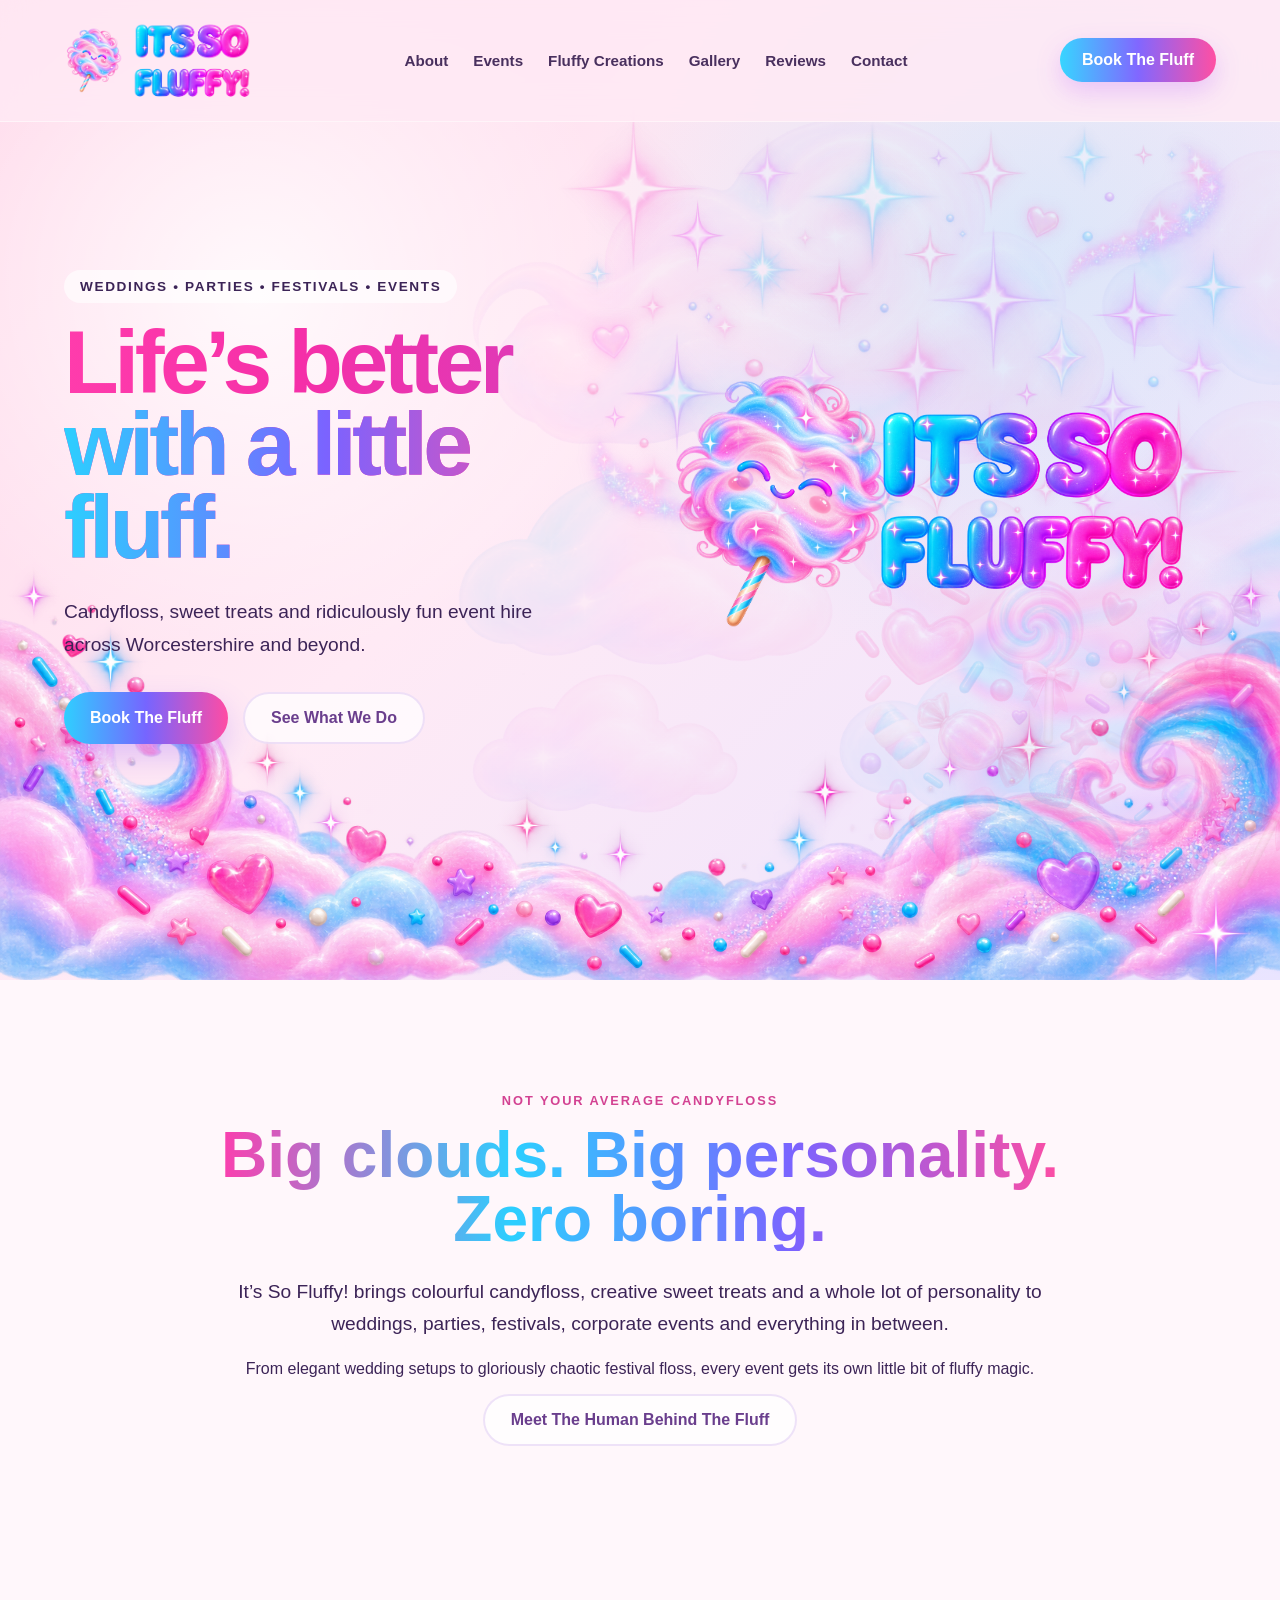
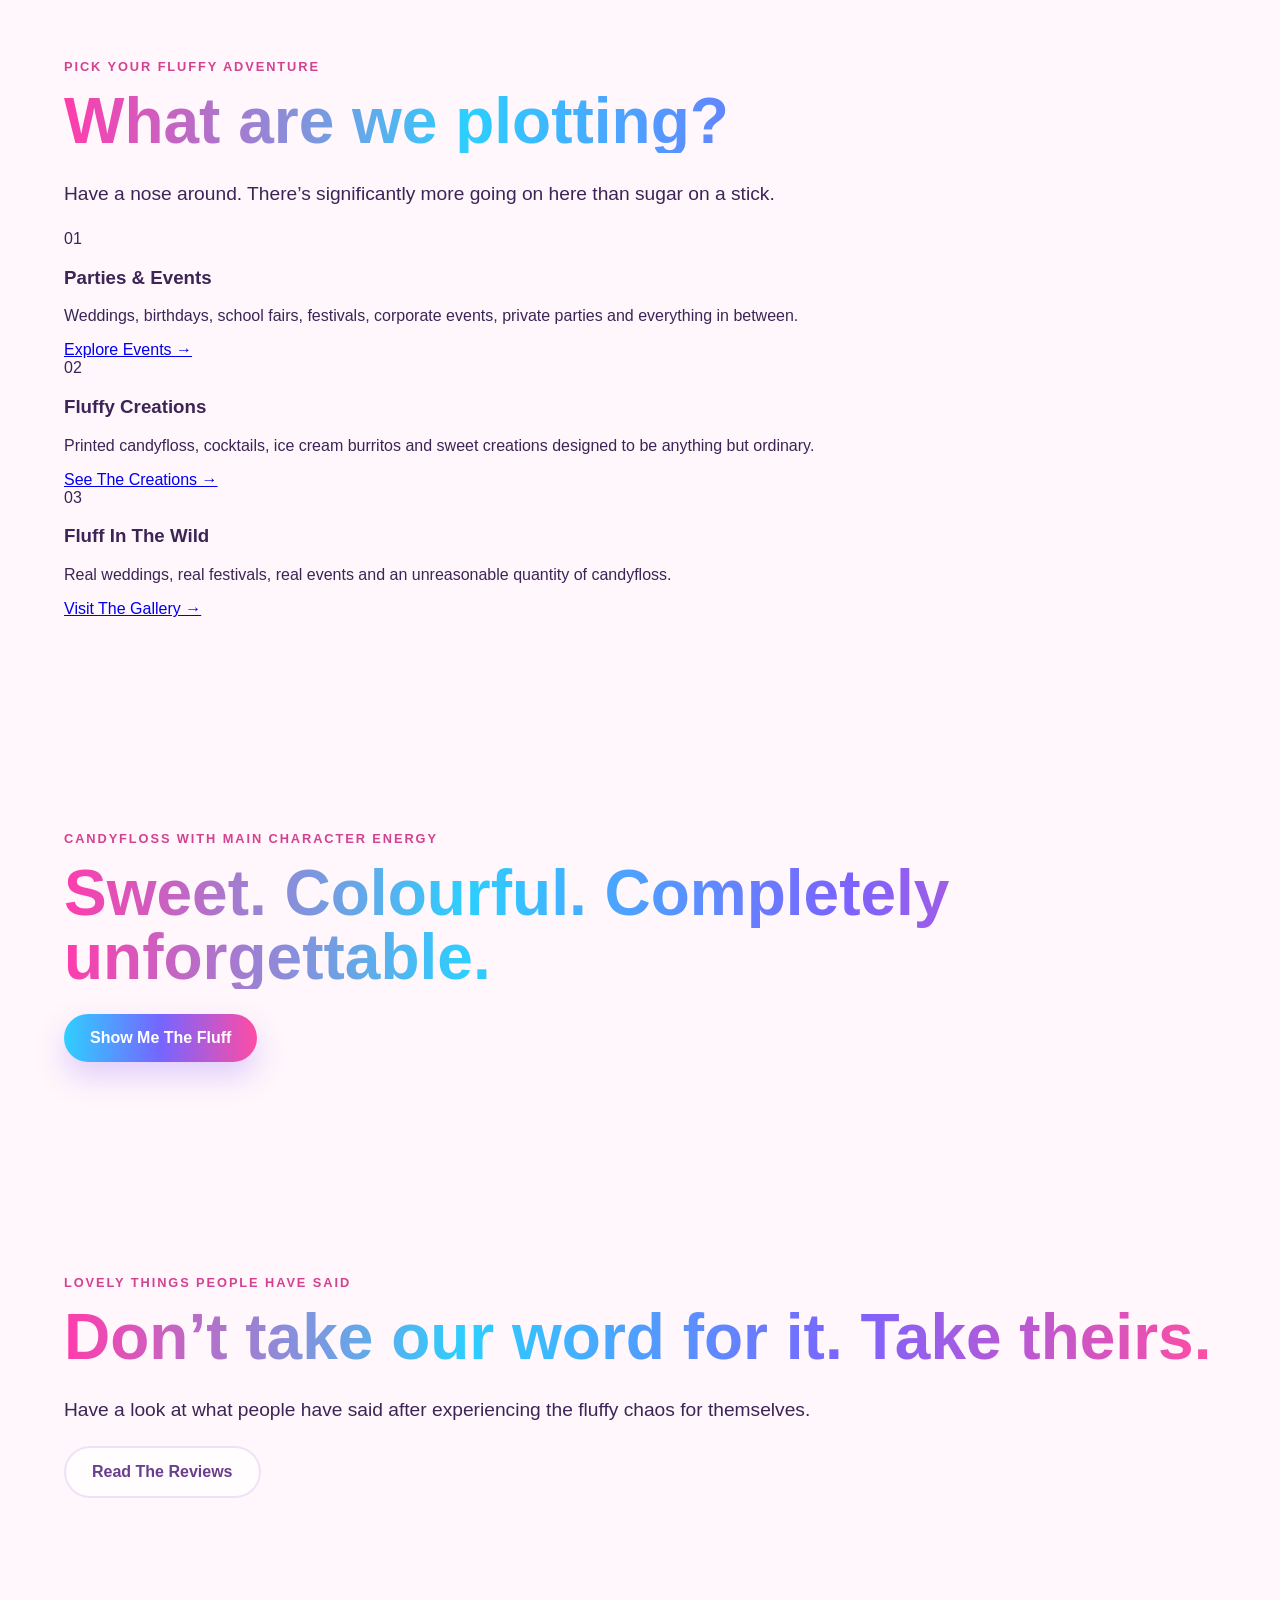
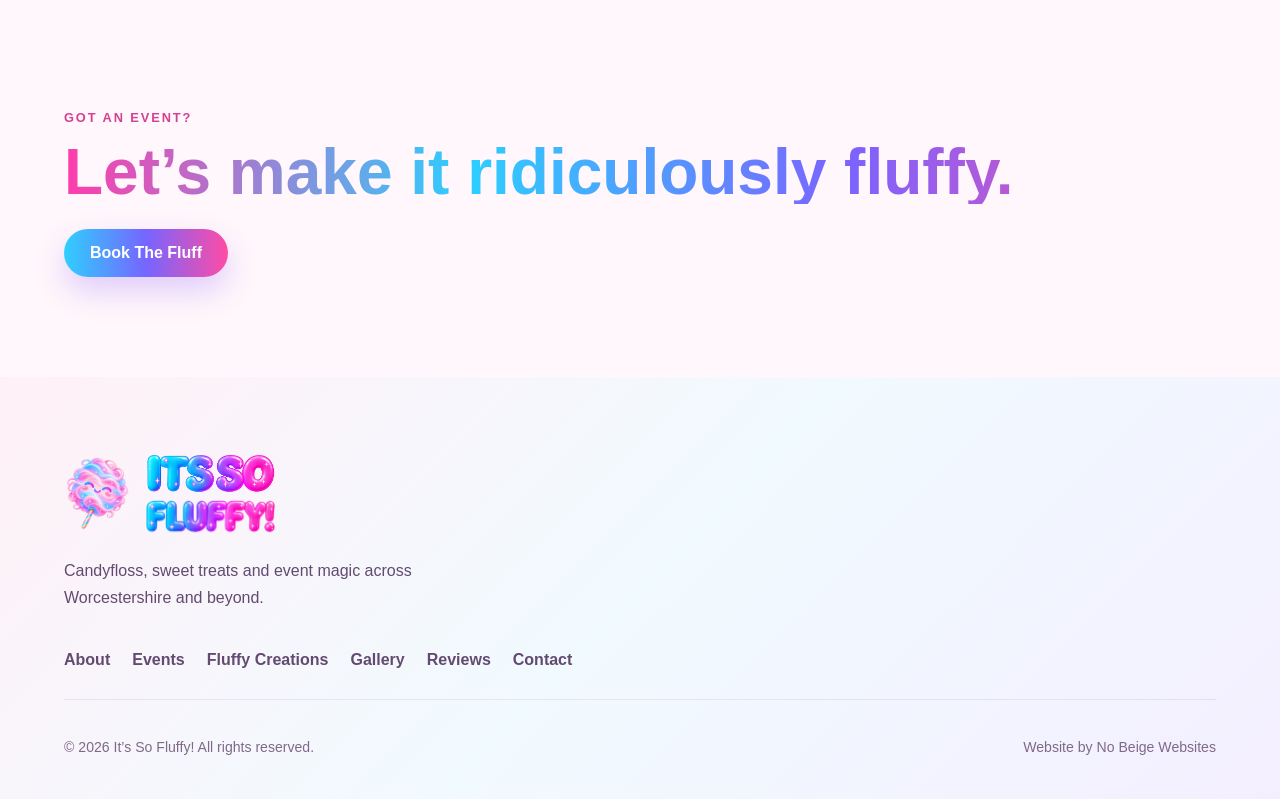
<file: index.html>
<!DOCTYPE html>
<html lang="en">
<head>
  <meta charset="UTF-8" />
  <meta name="viewport" content="width=device-width, initial-scale=1.0" />

  <title>It's So Fluffy! | Candyfloss, Events & Sweet Treats</title>

  <meta
    name="description"
    content="It's So Fluffy! brings colourful candyfloss, sweet treats, personalised floss and event hire to weddings, parties, festivals and more across Worcestershire and beyond."
  />

  <link rel="stylesheet" href="style.css" />
</head>

<body>

  <!-- =========================
       HEADER
  ========================== -->

  <header class="site-header">
    <div class="header-inner">

      <a href="index.html" class="brand" aria-label="It's So Fluffy home">

        <img
          src="images/candyfloss.png"
          alt=""
          class="brand-icon"
        />

        <div class="brand-text">

          <img
            src="images/its-so-text.png"
            alt="It's So"
            class="brand-text-top"
          />

          <img
            src="images/fluffy-text.png"
            alt="Fluffy!"
            class="brand-text-bottom"
          />

        </div>

      </a>


      <nav class="main-nav" aria-label="Main navigation">

        <a href="about.html">
          About
        </a>

        <a href="events.html">
          Events
        </a>

        <a href="creations.html">
          Fluffy Creations
        </a>

        <a href="gallery.html">
          Gallery
        </a>

        <a href="reviews.html">
          Reviews
        </a>

        <a href="contact.html">
          Contact
        </a>

      </nav>


      <a href="contact.html" class="nav-cta">
        Book The Fluff
      </a>


      <button
        class="menu-toggle"
        aria-label="Open menu"
      >
        ☰
      </button>

    </div>
  </header>


  <main>

    <!-- =========================
         HERO
    ========================== -->

    <section class="hero" id="home">

      <div class="hero-bg-clouds">

        <img
          src="images/fluffy-clouds.png"
          alt=""
          class="hero-clouds"
        />

      </div>


      <div class="hero-sparkles">

        <img
          src="images/fluffy-sparkles.png"
          alt=""
        />

      </div>


      <div class="hero-candy">

        <img
          src="images/floating-candy.png"
          alt=""
        />

      </div>


      <div class="hero-inner">


        <!-- HERO WORDING -->

        <div class="hero-copy">

          <p class="eyebrow">
            Weddings • Parties • Festivals • Events
          </p>


          <h1>
            Life’s better
            <span>with a little fluff.</span>
          </h1>


          <p class="hero-intro">

            Candyfloss, sweet treats and ridiculously fun
            event hire across Worcestershire and beyond.

          </p>


          <div class="hero-buttons">

            <a
              href="contact.html"
              class="btn btn-primary"
            >
              Book The Fluff
            </a>


            <a
              href="events.html"
              class="btn btn-secondary"
            >
              See What We Do
            </a>

          </div>

        </div>



        <!-- HERO LOGO / ANIMATION -->

        <div class="hero-visual">

          <img
            src="images/candyfloss-swirl-main.png"
            alt=""
            class="swirl swirl-main"
          />


          <img
            src="images/candyfloss-swirl-secondary.png"
            alt=""
            class="swirl swirl-secondary"
          />


          <div class="hero-logo">

            <img
              src="images/candyfloss.png"
              alt=""
              class="hero-candyfloss"
            />


            <div class="hero-logo-words">

              <img
                src="images/its-so-text.png"
                alt="It's So"
                class="hero-its-so"
              />


              <img
                src="images/fluffy-text.png"
                alt="Fluffy!"
                class="hero-fluffy"
              />

            </div>

          </div>

        </div>

      </div>


      <img
        src="images/hero-fluffy-border.png"
        alt=""
        class="hero-bottom-border"
      />

    </section>



    <!-- =========================
         INTRO
    ========================== -->

    <section class="section intro-section">

      <div class="section-inner narrow">

        <p class="section-kicker">
          Not Your Average Candyfloss
        </p>


        <h2>
          Big clouds. Big personality.
          <span>Zero boring.</span>
        </h2>


        <p class="section-lead">

          It’s So Fluffy! brings colourful candyfloss,
          creative sweet treats and a whole lot of personality
          to weddings, parties, festivals, corporate events
          and everything in between.

        </p>


        <p>

          From elegant wedding setups to gloriously chaotic
          festival floss, every event gets its own little bit
          of fluffy magic.

        </p>


        <a
          href="about.html"
          class="btn btn-secondary"
        >
          Meet The Human Behind The Fluff
        </a>

      </div>

    </section>



    <!-- =========================
         CHOOSE YOUR FLUFF
    ========================== -->

    <section class="section services-section">

      <div class="section-inner">


        <div class="section-heading centered">

          <p class="section-kicker">
            Pick Your Fluffy Adventure
          </p>


          <h2>
            What are we
            <span>plotting?</span>
          </h2>


          <p class="section-lead">

            Have a nose around.
            There’s significantly more going on here
            than sugar on a stick.

          </p>

        </div>



        <div class="services-grid">


          <!-- EVENTS -->

          <article class="service-card service-events">

            <div class="service-number">
              01
            </div>

            <h3>
              Parties & Events
            </h3>

            <p>

              Weddings, birthdays, school fairs,
              festivals, corporate events,
              private parties and everything in between.

            </p>

            <a
              href="events.html"
              class="text-link"
            >
              Explore Events →
            </a>

          </article>



          <!-- CREATIONS -->

          <article class="service-card service-personalised">

            <div class="service-number">
              02
            </div>

            <h3>
              Fluffy Creations
            </h3>

            <p>

              Printed candyfloss, cocktails,
              ice cream burritos and sweet creations
              designed to be anything but ordinary.

            </p>

            <a
              href="creations.html"
              class="text-link"
            >
              See The Creations →
            </a>

          </article>



          <!-- GALLERY -->

          <article class="service-card service-weddings">

            <div class="service-number">
              03
            </div>

            <h3>
              Fluff In The Wild
            </h3>

            <p>

              Real weddings, real festivals,
              real events and an unreasonable
              quantity of candyfloss.

            </p>

            <a
              href="gallery.html"
              class="text-link"
            >
              Visit The Gallery →
            </a>

          </article>

        </div>

      </div>

    </section>



    <!-- =========================
         FEATURE / PERSONALITY
    ========================== -->

    <section class="section booking-cta">

      <div class="section-inner booking-inner">

        <div>

          <p class="section-kicker">
            Candyfloss With Main Character Energy
          </p>


          <h2>
            Sweet.
            Colourful.
            <span>Completely unforgettable.</span>
          </h2>

        </div>


        <a
          href="creations.html"
          class="btn btn-primary btn-large"
        >
          Show Me The Fluff
        </a>

      </div>

    </section>



    <!-- =========================
         REVIEWS TEASER
    ========================== -->

    <section class="section reviews-section">

      <div class="section-inner">

        <div class="section-heading centered">

          <p class="section-kicker">
            Lovely Things People Have Said
          </p>


          <h2>
            Don’t take our word for it.
            <span>Take theirs.</span>
          </h2>


          <p class="section-lead">

            Have a look at what people have said
            after experiencing the fluffy chaos for themselves.

          </p>


          <a
            href="reviews.html"
            class="btn btn-secondary"
          >
            Read The Reviews
          </a>

        </div>

      </div>

    </section>



    <!-- =========================
         FINAL BOOKING CTA
    ========================== -->

    <section class="section booking-cta">

      <div class="section-inner booking-inner">

        <div>

          <p class="section-kicker">
            Got An Event?
          </p>


          <h2>
            Let’s make it
            <span>ridiculously fluffy.</span>
          </h2>

        </div>


        <a
          href="contact.html"
          class="btn btn-primary btn-large"
        >
          Book The Fluff
        </a>

      </div>

    </section>

  </main>



  <!-- =========================
       FOOTER
  ========================== -->

  <footer class="site-footer">

    <div class="footer-inner">


      <div class="footer-brand">

        <div class="footer-logo">

          <img
            src="images/candyfloss.png"
            alt=""
          />


          <div>

            <img
              src="images/its-so-text.png"
              alt="It's So"
            />

            <img
              src="images/fluffy-text.png"
              alt="Fluffy!"
            />

          </div>

        </div>


        <p>

          Candyfloss, sweet treats and event magic
          across Worcestershire and beyond.

        </p>

      </div>



      <div class="footer-links">

        <a href="about.html">
          About
        </a>

        <a href="events.html">
          Events
        </a>

        <a href="creations.html">
          Fluffy Creations
        </a>

        <a href="gallery.html">
          Gallery
        </a>

        <a href="reviews.html">
          Reviews
        </a>

        <a href="contact.html">
          Contact
        </a>

      </div>



      <div class="footer-bottom">

        <p>
          © <span id="year"></span>
          It’s So Fluffy! All rights reserved.
        </p>

        <p>
          Website by No Beige Websites
        </p>

      </div>

    </div>

  </footer>


  <script src="script.js"></script>

</body>
</html>
</file>
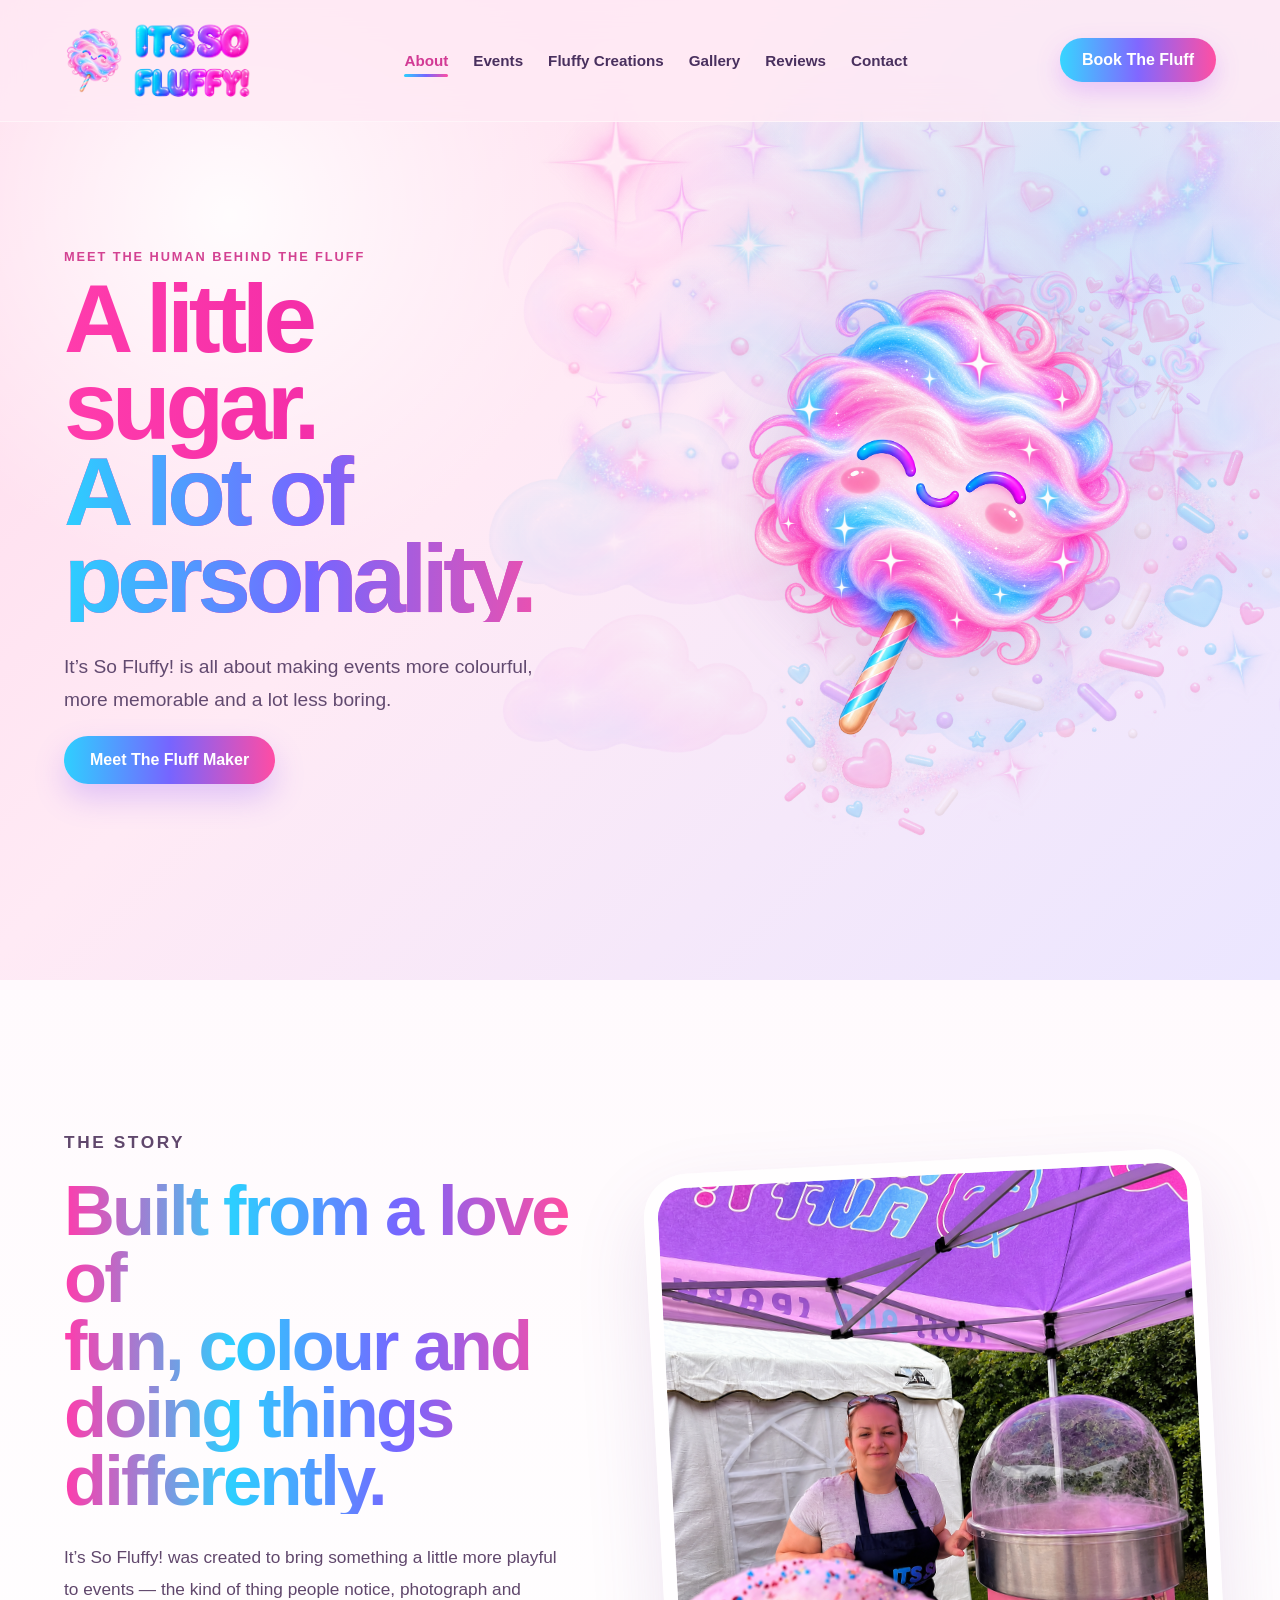
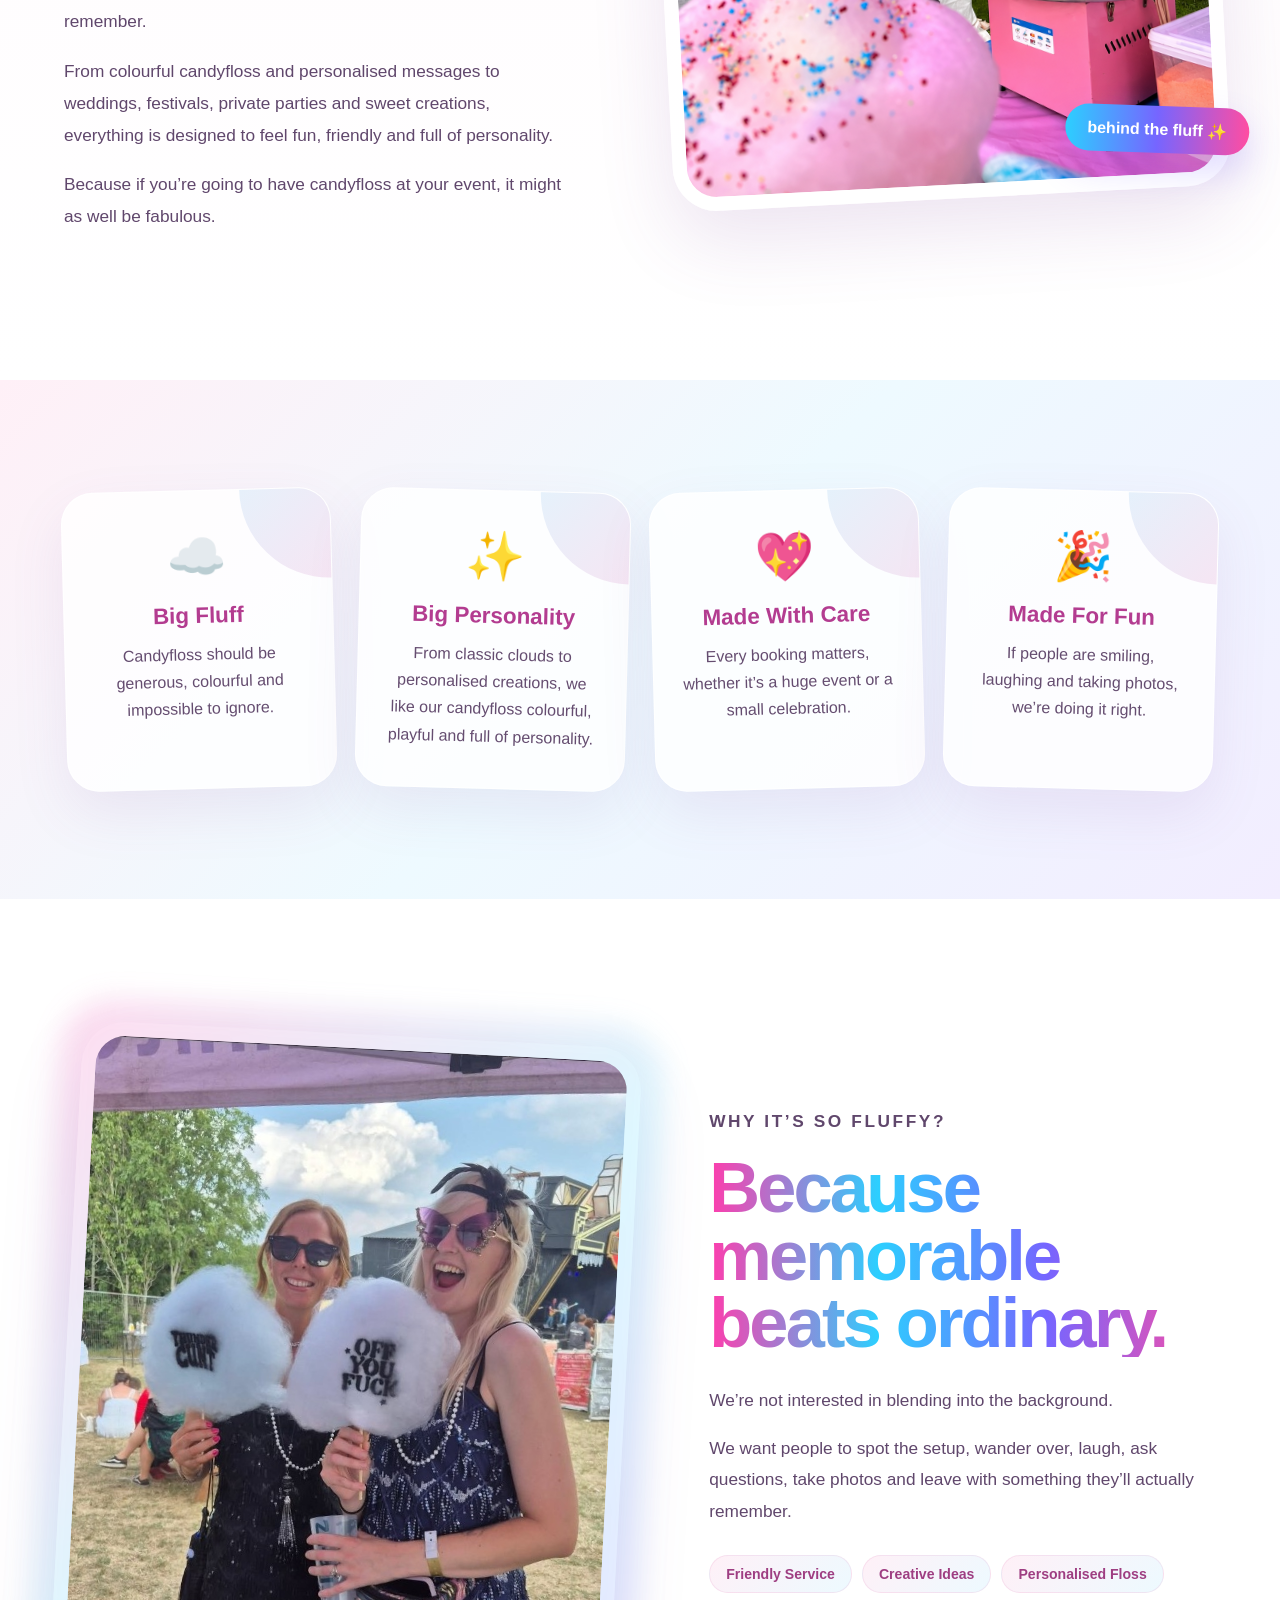
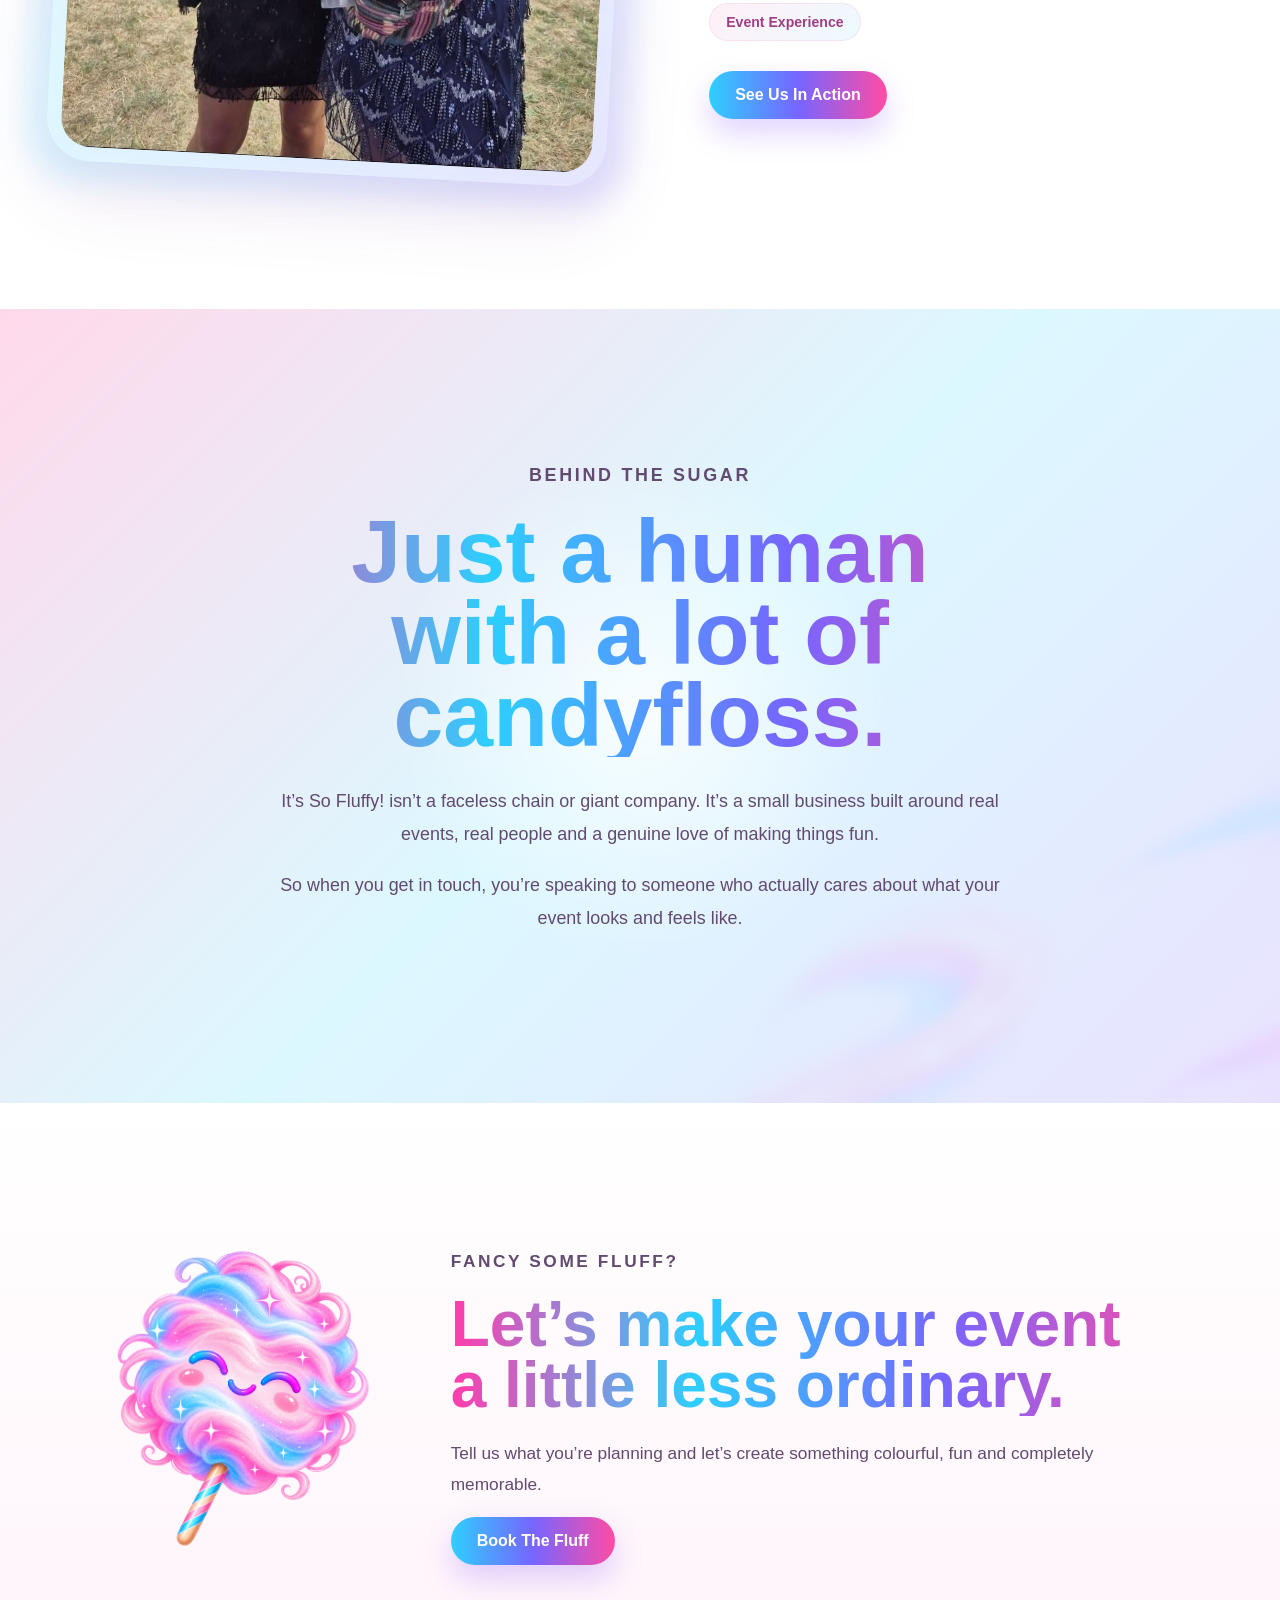
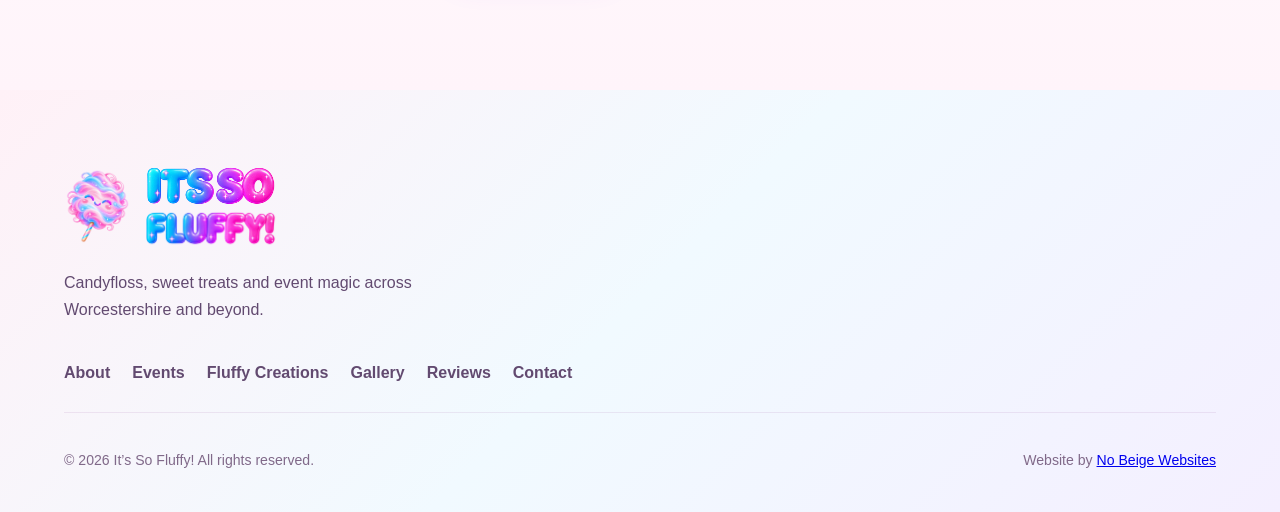
<file: about.html>
<!DOCTYPE html>
<html lang="en">

<head>

  <meta charset="UTF-8" />

  <meta
    name="viewport"
    content="width=device-width, initial-scale=1.0"
  />

  <title>About | It's So Fluffy!</title>

  <meta
    name="description"
    content="Meet the person behind It's So Fluffy! and discover the story behind the colourful candyfloss, sweet treats and event magic."
  />

  <link
    rel="stylesheet"
    href="style.css"
  />

</head>


<body>


  <!-- =========================
       HEADER
  ========================== -->

  <header class="site-header">

    <div class="header-inner">

      <a
        href="index.html"
        class="brand"
        aria-label="It's So Fluffy home"
      >

        <img
          src="images/candyfloss.png"
          alt=""
          class="brand-icon"
        />

        <div class="brand-text">

          <img
            src="images/its-so-text.png"
            alt="It's So"
            class="brand-text-top"
          />

          <img
            src="images/fluffy-text.png"
            alt="Fluffy!"
            class="brand-text-bottom"
          />

        </div>

      </a>


      <nav
        class="main-nav"
        aria-label="Main navigation"
      >

        <a
          href="about.html"
          class="active"
        >
          About
        </a>

        <a href="events.html">
          Events
        </a>

        <a href="creations.html">
          Fluffy Creations
        </a>

        <a href="gallery.html">
          Gallery
        </a>

        <a href="reviews.html">
          Reviews
        </a>

        <a href="contact.html">
          Contact
        </a>

      </nav>


      <a
        href="contact.html"
        class="nav-cta"
      >
        Book The Fluff
      </a>


      <button
        class="menu-toggle"
        aria-label="Open menu"
      >
        ☰
      </button>

    </div>

  </header>



  <main>


    <!-- =========================
         ABOUT HERO
    ========================== -->

    <section class="about-page-hero">

      <div class="about-hero-clouds">

        <img
          src="images/fluffy-clouds.png"
          alt=""
        />

      </div>


      <div class="about-hero-sparkles">

        <img
          src="images/fluffy-sparkles.png"
          alt=""
        />

      </div>


      <div class="about-page-inner">


        <div class="about-page-copy">

          <p class="section-kicker">
            Meet The Human Behind The Fluff
          </p>


          <h1>
            A little sugar.
            <span>A lot of personality.</span>
          </h1>


          <p class="about-hero-intro">

            It’s So Fluffy! is all about making events more colourful,
            more memorable and a lot less boring.

          </p>


          <a
            href="#about-story"
            class="btn btn-primary"
          >
            Meet The Fluff Maker
          </a>

        </div>



        <div class="about-page-visual">

          <img
            src="images/candyfloss.png"
            alt=""
            class="about-hero-mascot"
          />

          <img
            src="images/candy-sprinkle-trail.png"
            alt=""
            class="about-hero-sprinkles"
          />

          <img
            src="images/floating-candy.png"
            alt=""
            class="about-hero-floating-candy"
          />

        </div>


      </div>

    </section>



    <!-- =========================
         STORY
    ========================== -->

    <section
      class="about-story-section"
      id="about-story"
    >

      <div class="section-inner about-story-inner">


        <div class="about-story-copy">

          <p class="section-kicker">
            The Story
          </p>


          <h2>
            Built from a love of
            <span>fun, colour and doing things differently.</span>
          </h2>


          <p>

            It’s So Fluffy! was created to bring something a little
            more playful to events — the kind of thing people notice,
            photograph and remember.

          </p>


          <p>

            From colourful candyfloss and personalised messages
            to weddings, festivals, private parties and sweet creations,
            everything is designed to feel fun, friendly and full of personality.

          </p>


          <p>

            Because if you’re going to have candyfloss at your event,
            it might as well be fabulous.

          </p>

        </div>



        <div class="about-story-image">

          <img
            src="images/gnome-working.png"
            alt="Naomi working at the It's So Fluffy candyfloss stall"
            class="about-real-photo"
          />

        </div>


      </div>

    </section>



    <!-- =========================
         PERSONALITY STRIP
    ========================== -->

    <section class="about-personality-section">

      <div class="section-inner">

        <div class="about-personality-grid">


          <div class="personality-card">

            <div class="personality-icon">
              ☁️
            </div>

            <h3>
              Big Fluff
            </h3>

            <p>
              Candyfloss should be generous,
              colourful and impossible to ignore.
            </p>

          </div>


          <div class="personality-card">

            <div class="personality-icon">
              ✨
            </div>

            <h3>
              Big Personality
            </h3>

            <p>
    From classic clouds to personalised creations, we like our candyfloss
    colourful, playful and full of personality.
  </p>

          </div>


          <div class="personality-card">

            <div class="personality-icon">
              💖
            </div>

            <h3>
              Made With Care
            </h3>

            <p>
              Every booking matters,
              whether it’s a huge event
              or a small celebration.
            </p>

          </div>


          <div class="personality-card">

            <div class="personality-icon">
              🎉
            </div>

            <h3>
              Made For Fun
            </h3>

            <p>
              If people are smiling,
              laughing and taking photos,
              we’re doing it right.
            </p>

          </div>


        </div>

      </div>

    </section>



    <!-- =========================
         WHY CHOOSE US
    ========================== -->

    <section class="about-why-section">

      <div class="section-inner about-why-inner">


        <div class="about-why-image">

          <img
            src="images/festival-1.jpg"
            alt="Festival customers enjoying personalised candyfloss"
            class="about-real-photo"
          />

        </div>



        <div class="about-why-copy">

          <p class="section-kicker">
            Why It’s So Fluffy?
          </p>


          <h2>
            Because memorable
            <span>beats ordinary.</span>
          </h2>


          <p>
            We’re not interested in blending into the background.
          </p>


          <p>

            We want people to spot the setup,
            wander over, laugh, ask questions,
            take photos and leave with something
            they’ll actually remember.

          </p>


          <div class="mini-pills">

            <span>Friendly Service</span>
            <span>Creative Ideas</span>
            <span>Personalised Floss</span>
            <span>Event Experience</span>

          </div>


          <a
            href="gallery.html"
            class="btn btn-primary"
          >
            See Us In Action
          </a>

        </div>


      </div>

    </section>



    <!-- =========================
         HUMAN SECTION
    ========================== -->

    <section class="about-human-section">

      <img
        src="images/candyfloss-swirl-secondary.png"
        alt=""
        class="about-human-swirl"
      />


      <div class="section-inner about-human-inner">

        <p class="section-kicker">
          Behind The Sugar
        </p>


        <h2>
          Just a human
          <span>with a lot of candyfloss.</span>
        </h2>


        <p>

          It’s So Fluffy! isn’t a faceless chain or giant company.

          It’s a small business built around real events,
          real people and a genuine love of making things fun.

        </p>


        <p>

          So when you get in touch,
          you’re speaking to someone who actually cares
          about what your event looks and feels like.

        </p>


      </div>

    </section>



    <!-- =========================
         FINAL CTA
    ========================== -->

    <section class="about-final-cta">

      <div class="section-inner about-final-inner">


        <img
          src="images/candyfloss.png"
          alt=""
          class="about-final-mascot"
        />


        <div>

          <p class="section-kicker">
            Fancy Some Fluff?
          </p>


          <h2>
            Let’s make your event
            <span>a little less ordinary.</span>
          </h2>


          <p>

            Tell us what you’re planning and let’s create
            something colourful, fun and completely memorable.

          </p>


          <a
            href="contact.html"
            class="btn btn-primary btn-large"
          >
            Book The Fluff
          </a>

        </div>


      </div>

    </section>


  </main>



  <!-- =========================
       FOOTER
  ========================== -->

  <footer class="site-footer">

    <div class="footer-inner">


      <div class="footer-brand">

        <div class="footer-logo">

          <img
            src="images/candyfloss.png"
            alt=""
          />

          <div>

            <img
              src="images/its-so-text.png"
              alt="It's So"
            />

            <img
              src="images/fluffy-text.png"
              alt="Fluffy!"
            />

          </div>

        </div>


        <p>

          Candyfloss, sweet treats and event magic
          across Worcestershire and beyond.

        </p>

      </div>



      <div class="footer-links">

        <a href="about.html">
          About
        </a>

        <a href="events.html">
          Events
        </a>

        <a href="creations.html">
          Fluffy Creations
        </a>

        <a href="gallery.html">
          Gallery
        </a>

        <a href="reviews.html">
          Reviews
        </a>

        <a href="contact.html">
          Contact
        </a>

      </div>



      <div class="footer-bottom">

        <p>
          © <span id="year"></span>
          It’s So Fluffy! All rights reserved.
        </p>

       <p>
  Website by
  <a
    href="https://nobeigewebsites.co.uk"
    target="_blank"
    rel="noopener noreferrer"
  >
    No Beige Websites
  </a>
</p>
      </div>


    </div>

  </footer>


  <script src="script.js"></script>


</body>

</html>
</file>
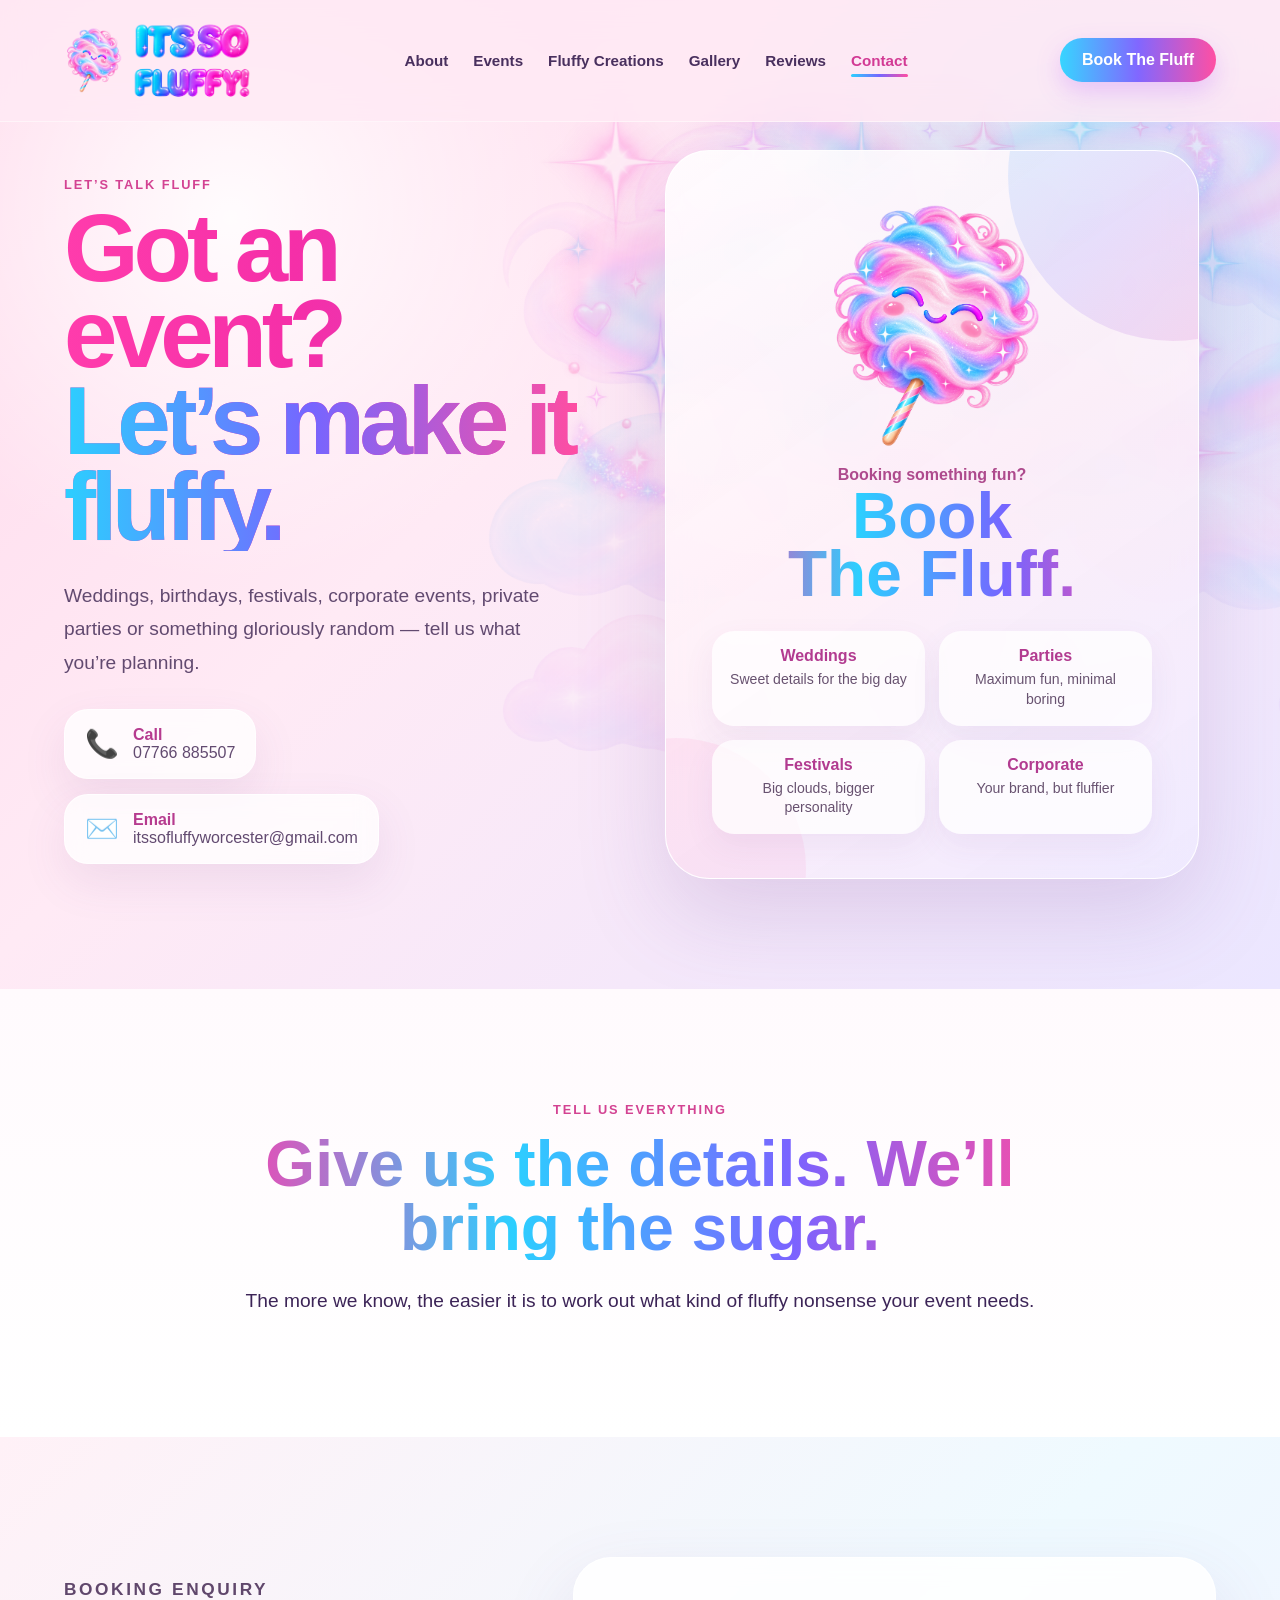
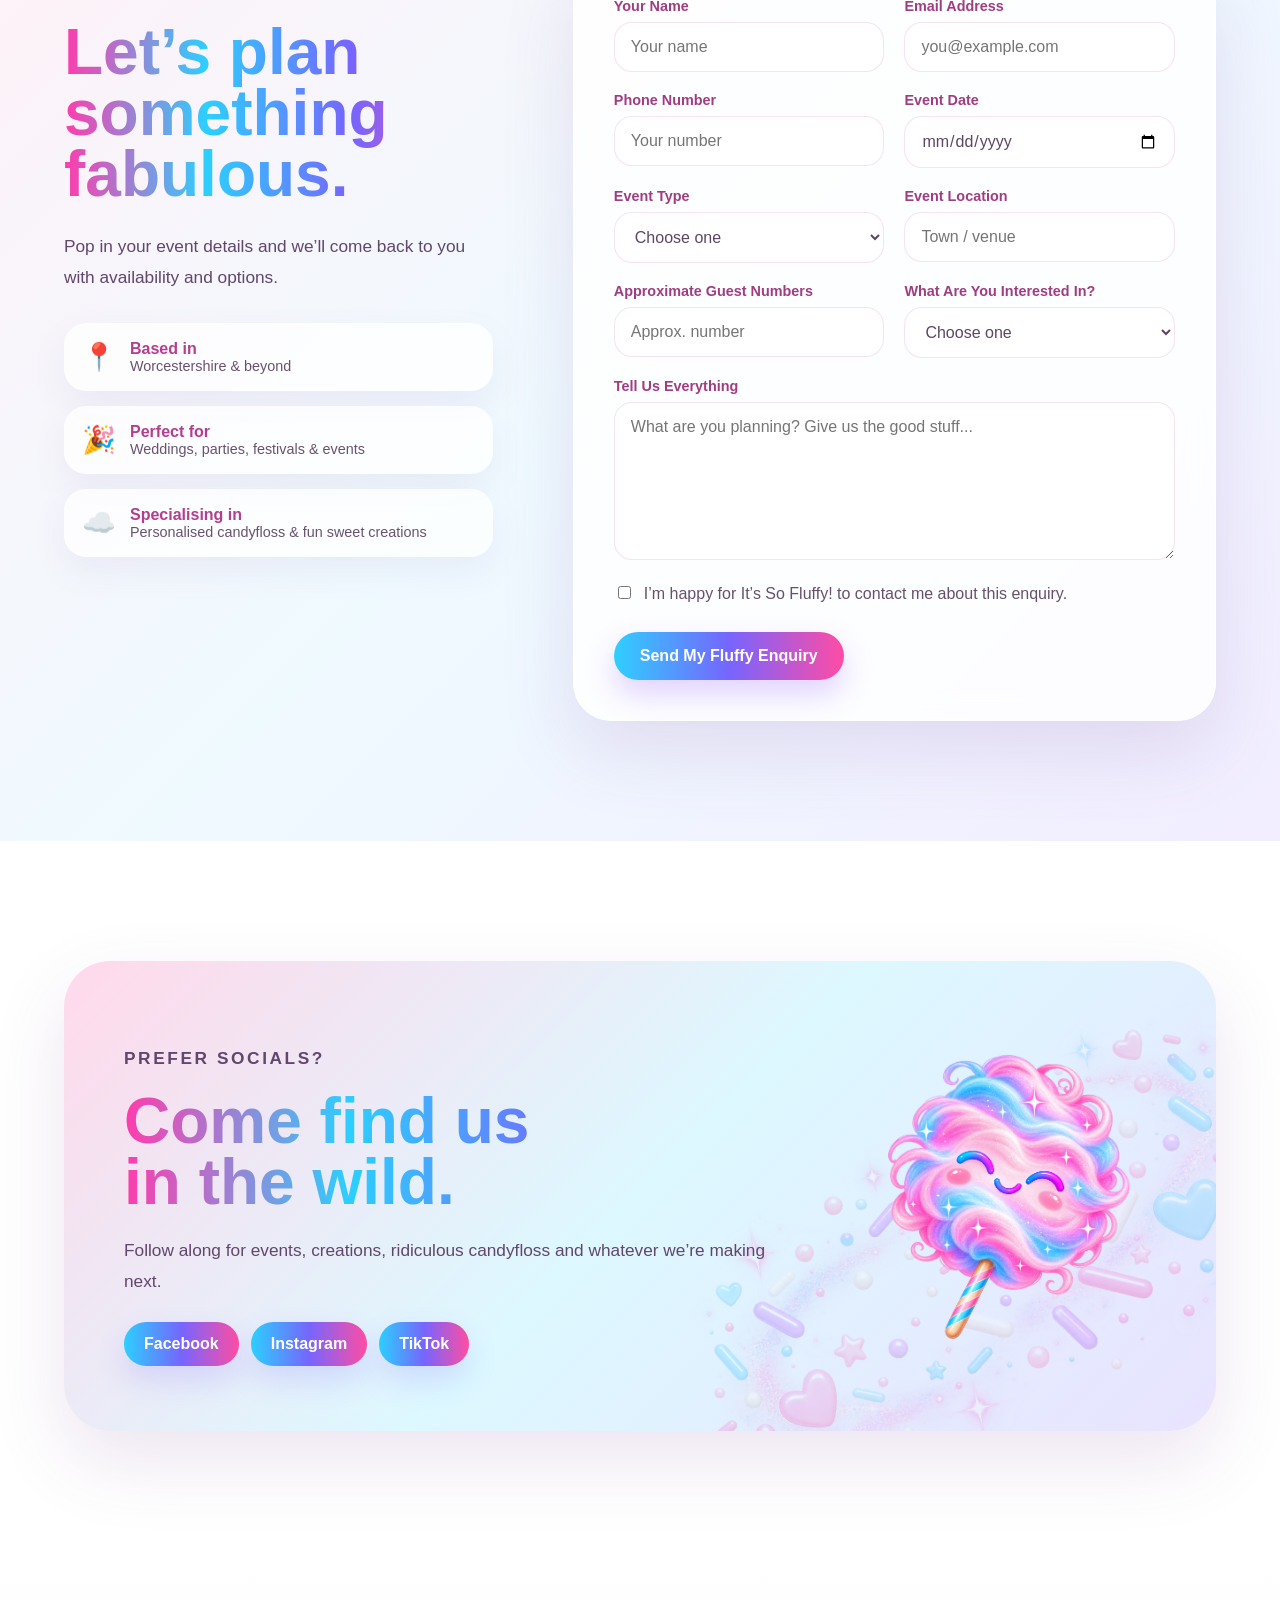
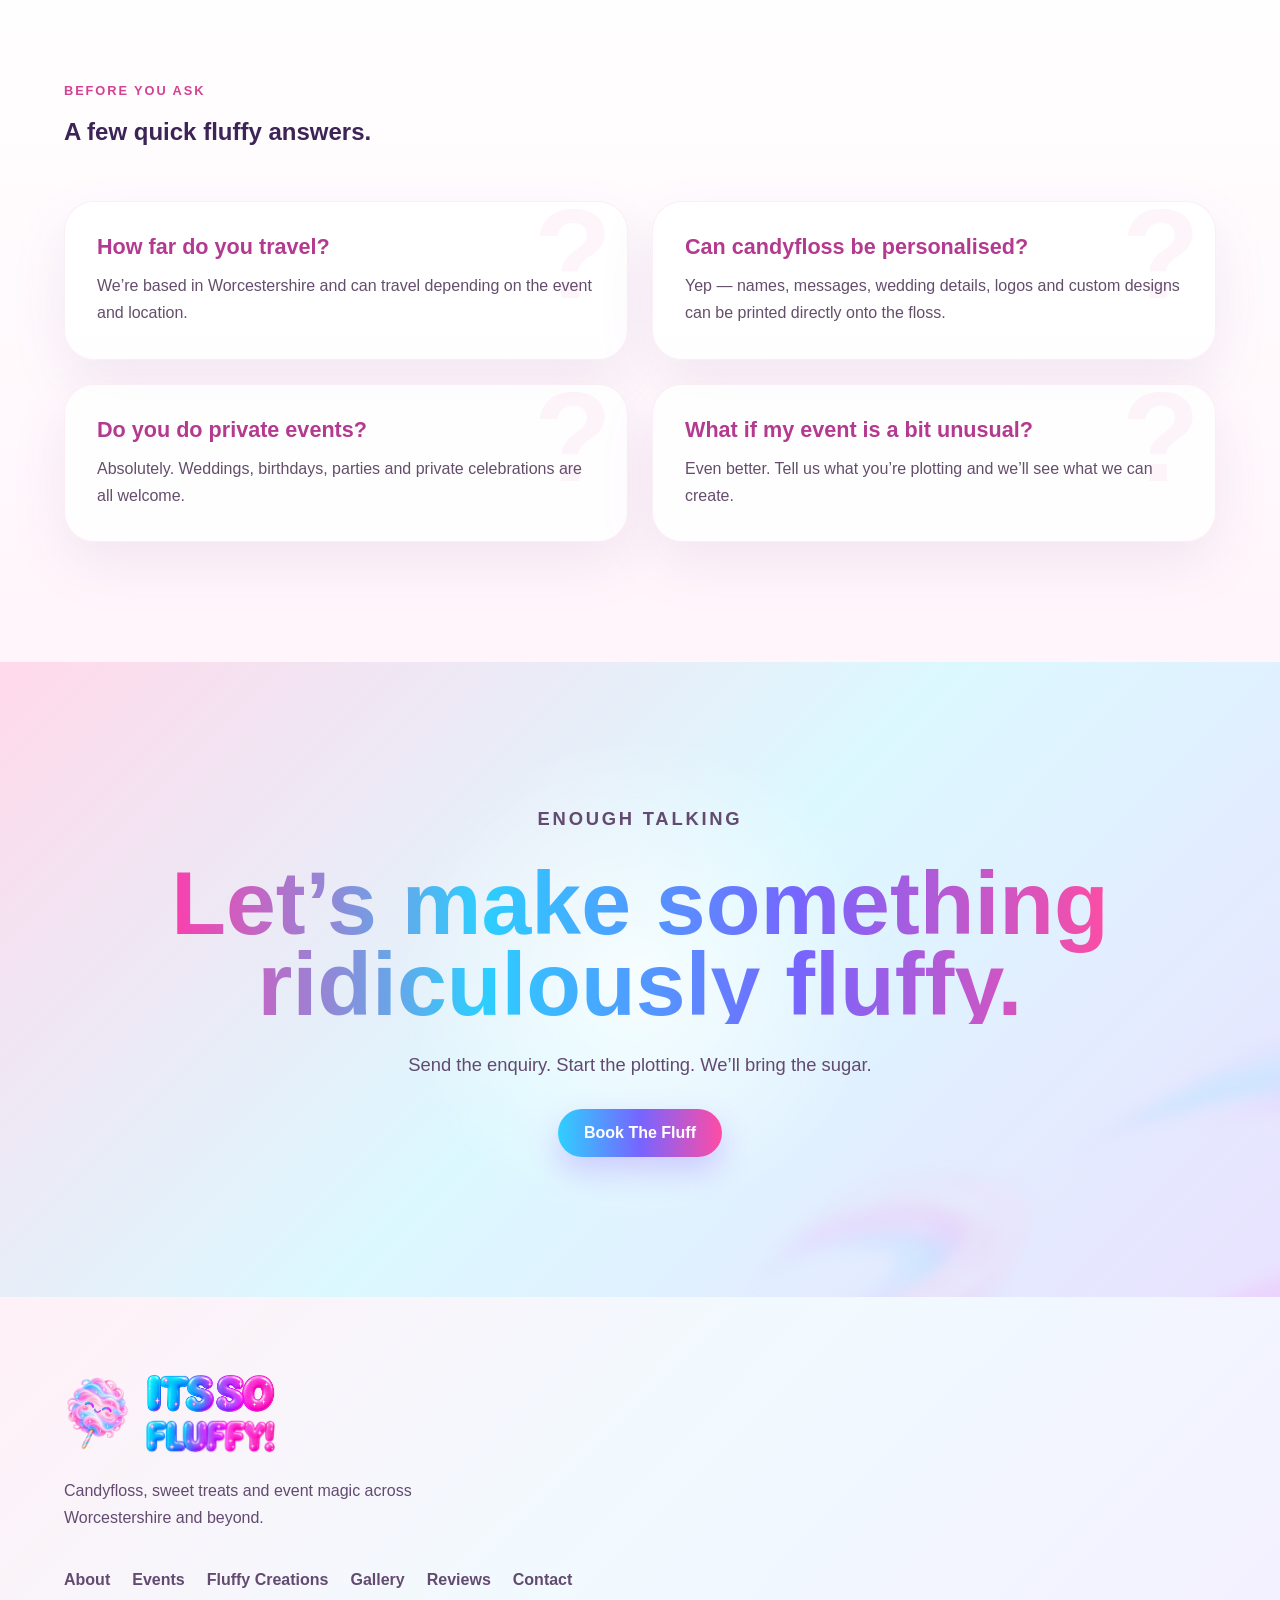
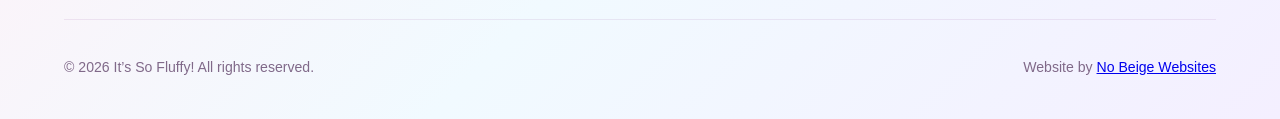
<file: contact.html>
<!DOCTYPE html>
<html lang="en">
<head>
  <meta charset="UTF-8" />
  <meta name="viewport" content="width=device-width, initial-scale=1.0" />

  <title>Contact | It's So Fluffy!</title>

  <meta
    name="description"
    content="Contact It's So Fluffy! to enquire about weddings, parties, festivals, personalised candyfloss and event hire across Worcestershire and beyond."
  />

  <link rel="stylesheet" href="style.css" />
</head>

<body>

  <header class="site-header">
    <div class="header-inner">

      <a href="index.html" class="brand" aria-label="It's So Fluffy home">
        <img src="images/candyfloss.png" alt="" class="brand-icon" />

        <div class="brand-text">
          <img src="images/its-so-text.png" alt="It's So" class="brand-text-top" />
          <img src="images/fluffy-text.png" alt="Fluffy!" class="brand-text-bottom" />
        </div>
      </a>

      <nav class="main-nav" aria-label="Main navigation">
        <a href="about.html">About</a>
        <a href="events.html">Events</a>
        <a href="creations.html">Fluffy Creations</a>
        <a href="gallery.html">Gallery</a>
        <a href="reviews.html">Reviews</a>
        <a href="contact.html" class="active">Contact</a>
      </nav>

      <a href="contact.html" class="nav-cta">
        Book The Fluff
      </a>

      <button class="menu-toggle" aria-label="Open menu">
        ☰
      </button>

    </div>
  </header>


  <main>

    <!-- =========================
         CONTACT HERO
    ========================== -->

    <section class="contact-page-hero">

      <div class="contact-hero-clouds">
        <img src="images/fluffy-clouds.png" alt="" />
      </div>

      <div class="contact-hero-sparkles">
        <img src="images/fluffy-sparkles.png" alt="" />
      </div>

      <div class="contact-hero-swirl">
        <img src="images/candyfloss-swirl-main.png" alt="" />
      </div>

      <div class="contact-page-inner">

        <div class="contact-page-copy">

          <p class="section-kicker">
            Let’s Talk Fluff
          </p>

          <h1>
            Got an event?
            <span>Let’s make it fluffy.</span>
          </h1>

          <p class="contact-hero-intro">
            Weddings, birthdays, festivals, corporate events,
            private parties or something gloriously random —
            tell us what you’re planning.
          </p>

          <div class="contact-quick-links">

            <a href="tel:07766885507" class="contact-quick-card">
              <span class="contact-quick-icon">📞</span>

              <div>
                <strong>Call</strong>
                <span>07766 885507</span>
              </div>
            </a>

            <a href="mailto:itssofluffyworcester@gmail.com" class="contact-quick-card">
              <span class="contact-quick-icon">✉️</span>

              <div>
                <strong>Email</strong>
                <span>itssofluffyworcester@gmail.com</span>
              </div>
            </a>

          </div>

        </div>


        <div class="contact-page-visual">

          <div class="contact-fluff-card">

            <img
              src="images/candyfloss.png"
              alt=""
              class="contact-card-mascot"
            />

            <p class="contact-card-small">
              Booking something fun?
            </p>

            <h2>
              Book
              <span>The Fluff.</span>
            </h2>

            <div class="contact-card-details">

              <div>
                <strong>Weddings</strong>
                <span>Sweet details for the big day</span>
              </div>

              <div>
                <strong>Parties</strong>
                <span>Maximum fun, minimal boring</span>
              </div>

              <div>
                <strong>Festivals</strong>
                <span>Big clouds, bigger personality</span>
              </div>

              <div>
                <strong>Corporate</strong>
                <span>Your brand, but fluffier</span>
              </div>

            </div>

          </div>

        </div>

      </div>

    </section>


    <!-- =========================
         ENQUIRY INTRO
    ========================== -->

    <section class="section contact-intro">

      <div class="section-inner narrow">

        <p class="section-kicker">
          Tell Us Everything
        </p>

        <h2>
          Give us the details.
          <span>We’ll bring the sugar.</span>
        </h2>

        <p class="section-lead">
          The more we know, the easier it is to work out
          what kind of fluffy nonsense your event needs.
        </p>

      </div>

    </section>


    <!-- =========================
         CONTACT FORM
         FORMSPARK CONNECTED
    ========================== -->

    <section class="contact-form-section">

      <div class="section-inner contact-form-layout">

        <div class="contact-form-info">

          <p class="section-kicker">
            Booking Enquiry
          </p>

          <h2>
            Let’s plan
            <span>something fabulous.</span>
          </h2>

          <p>
            Pop in your event details and we’ll come back to you
            with availability and options.
          </p>


          <div class="contact-info-list">

            <div class="contact-info-item">
              <div class="contact-info-icon">📍</div>
              <div>
                <strong>Based in</strong>
                <span>Worcestershire & beyond</span>
              </div>
            </div>

            <div class="contact-info-item">
              <div class="contact-info-icon">🎉</div>
              <div>
                <strong>Perfect for</strong>
                <span>Weddings, parties, festivals & events</span>
              </div>
            </div>

            <div class="contact-info-item">
              <div class="contact-info-icon">☁️</div>
              <div>
                <strong>Specialising in</strong>
                <span>Personalised candyfloss & fun sweet creations</span>
              </div>
            </div>

          </div>

        </div>


        <!-- =========================
             LIVE FORMSPARK FORM
        ========================== -->

        <form
          class="contact-page-form"
          action="https://submit-form.com/2exjLnKmn"
          method="POST"
        >

          <div class="form-grid">

            <label class="form-field">
              <span>Your Name</span>
              <input
                type="text"
                name="name"
                placeholder="Your name"
                required
              />
            </label>


            <label class="form-field">
              <span>Email Address</span>
              <input
                type="email"
                name="email"
                placeholder="you@example.com"
                required
              />
            </label>


            <label class="form-field">
              <span>Phone Number</span>
              <input
                type="tel"
                name="phone"
                placeholder="Your number"
              />
            </label>


            <label class="form-field">
              <span>Event Date</span>
              <input
                type="date"
                name="event-date"
              />
            </label>


            <label class="form-field">
              <span>Event Type</span>

              <select name="event-type">
                <option value="">Choose one</option>
                <option>Wedding</option>
                <option>Birthday</option>
                <option>Festival</option>
                <option>Corporate Event</option>
                <option>School / Community Event</option>
                <option>Private Party</option>
                <option>Market / Fete</option>
                <option>Something Else</option>
              </select>
            </label>


            <label class="form-field">
              <span>Event Location</span>
              <input
                type="text"
                name="location"
                placeholder="Town / venue"
              />
            </label>


            <label class="form-field">
              <span>Approximate Guest Numbers</span>
              <input
                type="text"
                name="guests"
                placeholder="Approx. number"
              />
            </label>


            <label class="form-field">
              <span>What Are You Interested In?</span>

              <select name="service">
                <option value="">Choose one</option>
                <option>Classic Candyfloss</option>
                <option>Personalised Candyfloss</option>
                <option>Wedding Cart</option>
                <option>Candyfloss Cocktails</option>
                <option>Ice Cream Burritos</option>
                <option>Sweet Treats</option>
                <option>Full Event Setup</option>
                <option>Something Custom</option>
              </select>
            </label>

          </div>


          <label class="form-field form-field-full">
            <span>Tell Us Everything</span>

            <textarea
              name="message"
              rows="7"
              placeholder="What are you planning? Give us the good stuff..."
              required
            ></textarea>
          </label>


          <label class="form-checkbox">
            <input
              type="checkbox"
              name="consent"
              value="Yes"
              required
            />

            <span>
              I’m happy for It’s So Fluffy! to contact me
              about this enquiry.
            </span>
          </label>


          <button type="submit" class="btn btn-primary btn-large">
            Send My Fluffy Enquiry
          </button>

        </form>

      </div>

    </section>


    <!-- =========================
         SOCIAL / CONTACT CARD
    ========================== -->

    <section class="contact-social-section">

      <div class="section-inner">

        <div class="contact-social-card">

          <img
            src="images/candy-sprinkle-trail.png"
            alt=""
            class="contact-social-sprinkles"
          />

          <div class="contact-social-copy">

            <p class="section-kicker">
              Prefer Socials?
            </p>

            <h2>
              Come find us
              <span>in the wild.</span>
            </h2>

            <p>
              Follow along for events, creations,
              ridiculous candyfloss and whatever we’re making next.
            </p>

            <div class="social-buttons">

              <a href="#" class="social-btn">
                Facebook
              </a>

              <a href="#" class="social-btn">
                Instagram
              </a>

              <a href="#" class="social-btn">
                TikTok
              </a>

            </div>

          </div>

          <img
            src="images/candyfloss.png"
            alt=""
            class="contact-social-mascot"
          />

        </div>

      </div>

    </section>


    <!-- =========================
         FAQ MINI SECTION
    ========================== -->

    <section class="contact-faq-section">

      <div class="section-inner">

        <div class="section-heading centered">

          <p class="section-kicker">
            Before You Ask
          </p>

          <h2>
            A few quick
            <span>fluffy answers.</span>
          </h2>

        </div>


        <div class="contact-faq-grid">

          <article class="contact-faq-card">
            <h3>How far do you travel?</h3>

            <p>
              We’re based in Worcestershire and can travel
              depending on the event and location.
            </p>
          </article>


          <article class="contact-faq-card">
            <h3>Can candyfloss be personalised?</h3>

            <p>
              Yep — names, messages, wedding details,
              logos and custom designs can be printed directly
              onto the floss.
            </p>
          </article>


          <article class="contact-faq-card">
            <h3>Do you do private events?</h3>

            <p>
              Absolutely. Weddings, birthdays,
              parties and private celebrations are all welcome.
            </p>
          </article>


          <article class="contact-faq-card">
            <h3>What if my event is a bit unusual?</h3>

            <p>
              Even better. Tell us what you’re plotting
              and we’ll see what we can create.
            </p>
          </article>

        </div>

      </div>

    </section>


    <!-- =========================
         FINAL CTA
    ========================== -->

    <section class="contact-final-cta">

      <img
        src="images/candyfloss-swirl-secondary.png"
        alt=""
        class="contact-final-swirl"
      />

      <div class="section-inner contact-final-inner">

        <p class="section-kicker">
          Enough Talking
        </p>

        <h2>
          Let’s make something
          <span>ridiculously fluffy.</span>
        </h2>

        <p>
          Send the enquiry.
          Start the plotting.
          We’ll bring the sugar.
        </p>

        <a href="#top" class="btn btn-primary btn-large">
          Book The Fluff
        </a>

      </div>

    </section>

  </main>


  <footer class="site-footer">

    <div class="footer-inner">

      <div class="footer-brand">

        <div class="footer-logo">
          <img src="images/candyfloss.png" alt="" />

          <div>
            <img src="images/its-so-text.png" alt="It's So" />
            <img src="images/fluffy-text.png" alt="Fluffy!" />
          </div>
        </div>

        <p>
          Candyfloss, sweet treats and event magic
          across Worcestershire and beyond.
        </p>

      </div>


      <div class="footer-links">
        <a href="about.html">About</a>
        <a href="events.html">Events</a>
        <a href="creations.html">Fluffy Creations</a>
        <a href="gallery.html">Gallery</a>
        <a href="reviews.html">Reviews</a>
        <a href="contact.html">Contact</a>
      </div>


      <div class="footer-bottom">

        <p>
          © <span id="year"></span> It’s So Fluffy! All rights reserved.
        </p>

        <p>
  Website by
  <a
    href="https://nobeigewebsites.co.uk"
    target="_blank"
    rel="noopener noreferrer"
  >
    No Beige Websites
  </a>
</p>
      </div>

    </div>

  </footer>

  <script src="script.js"></script>

</body>
</html>
</file>
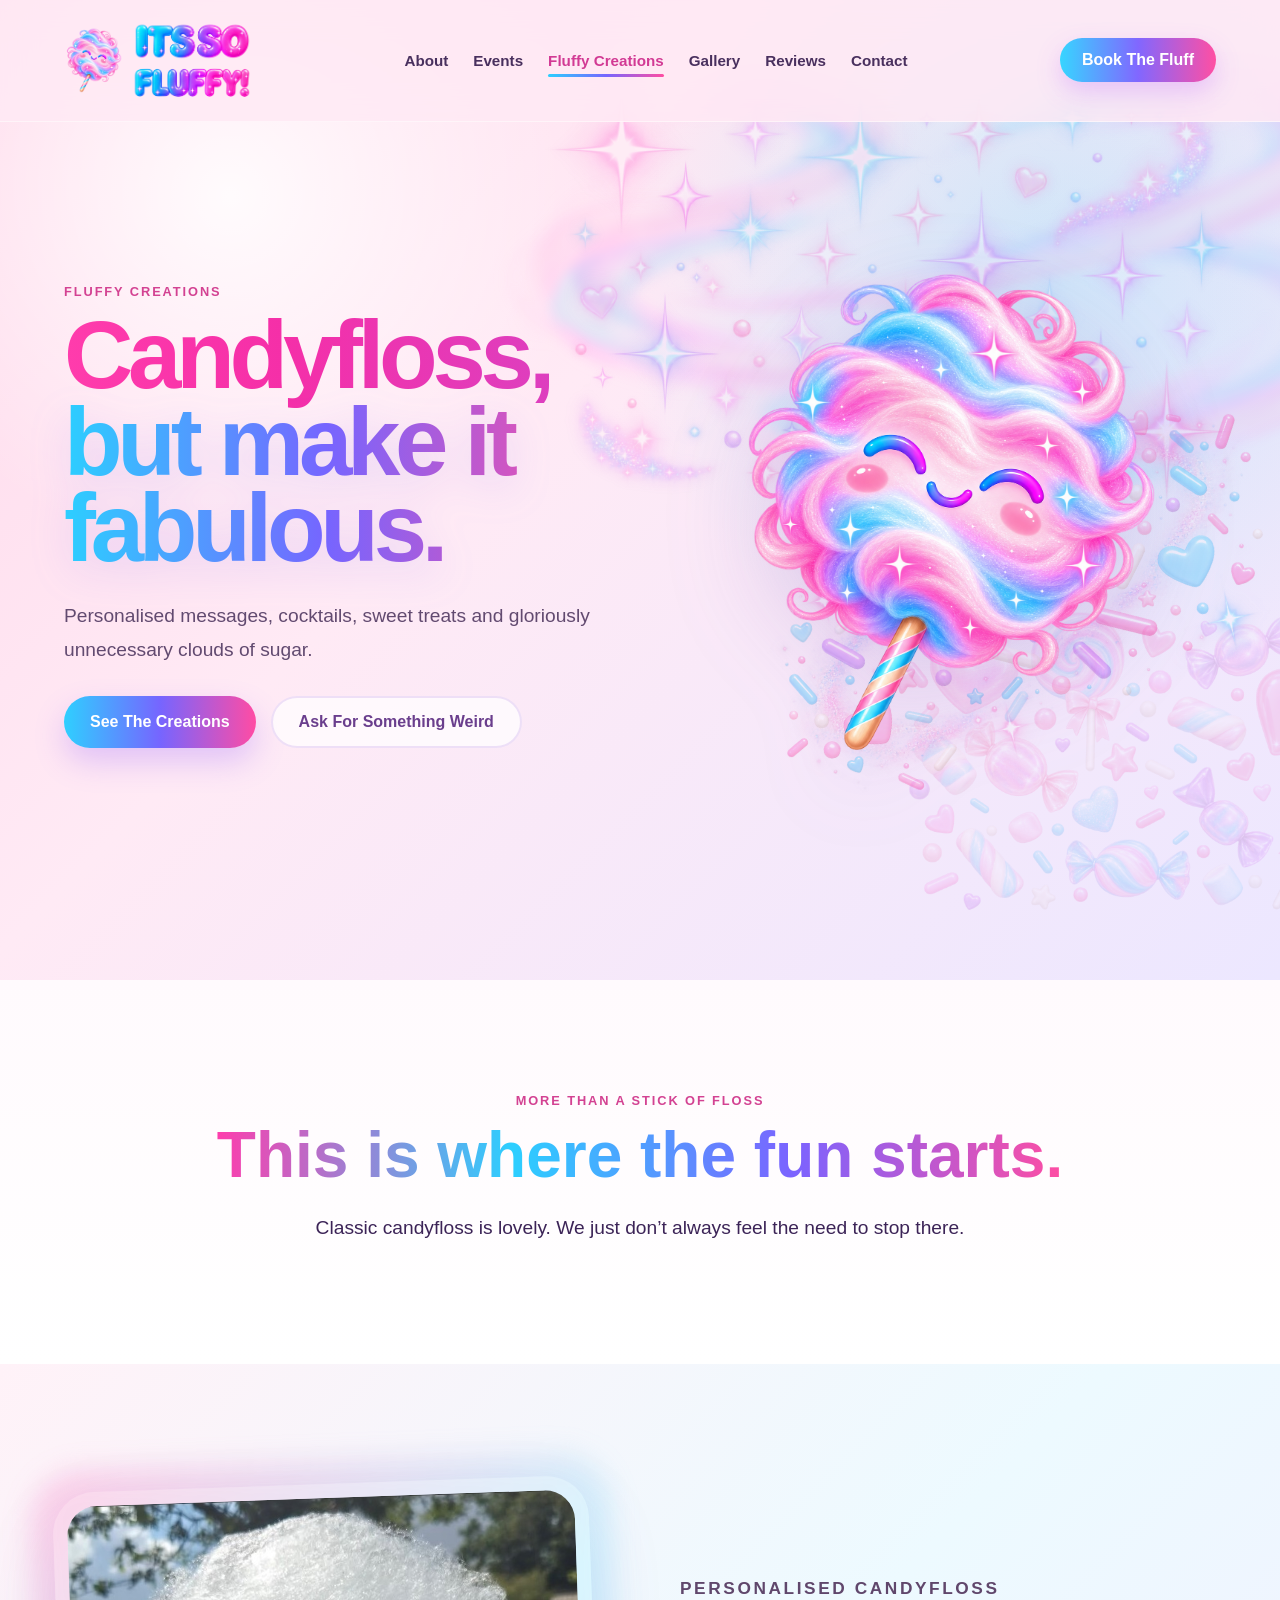
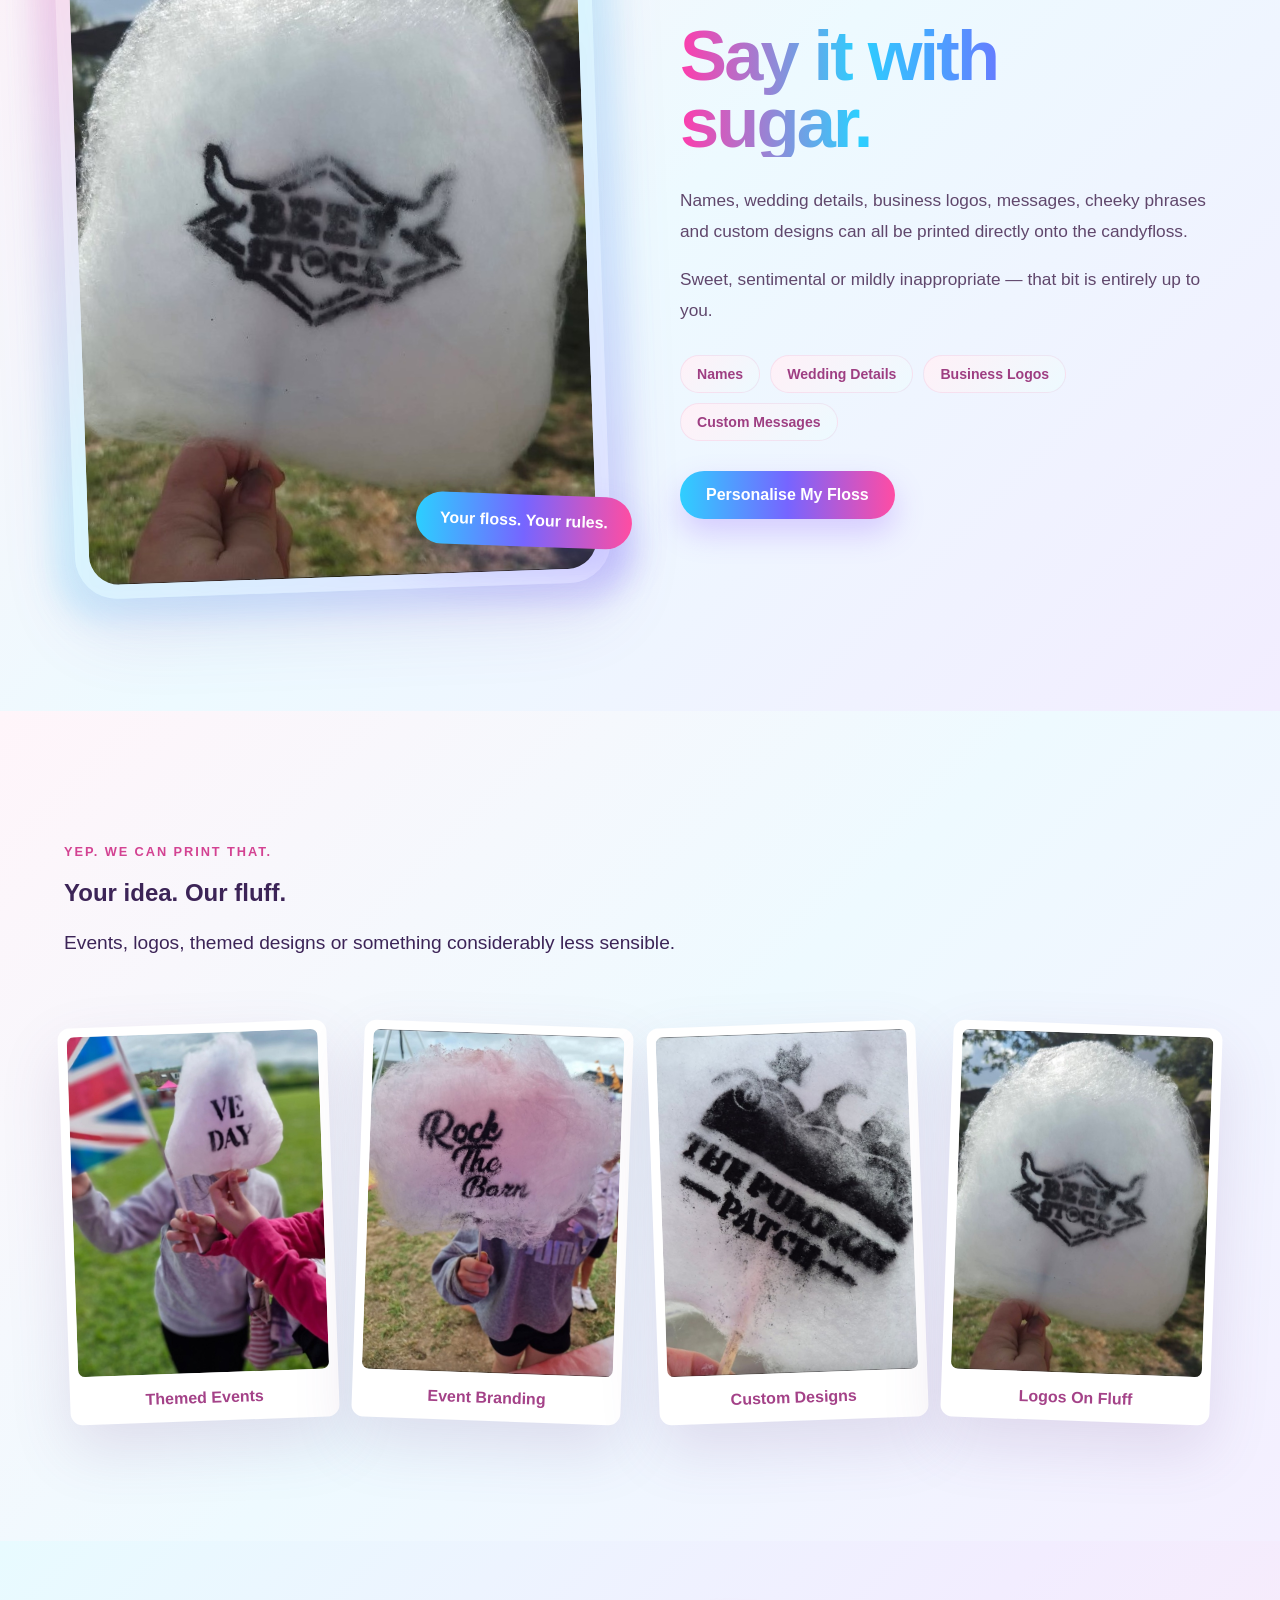
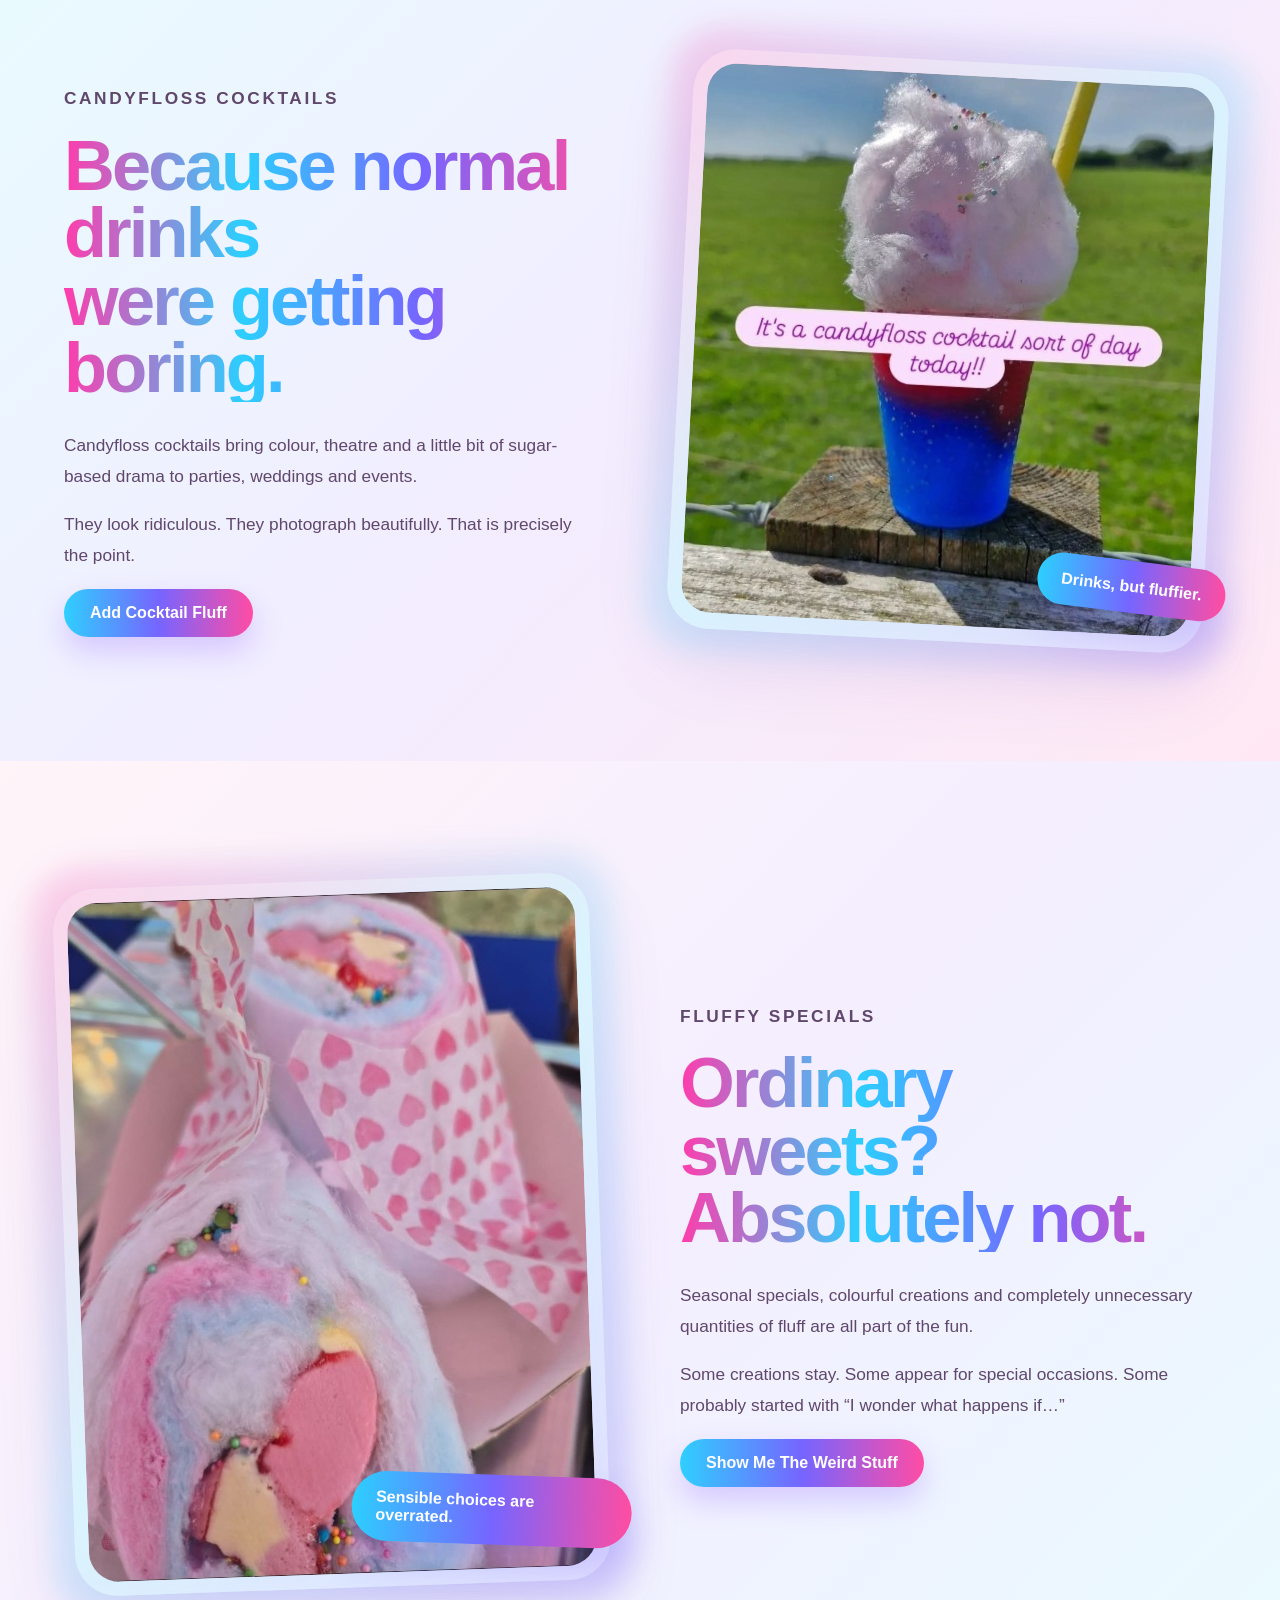
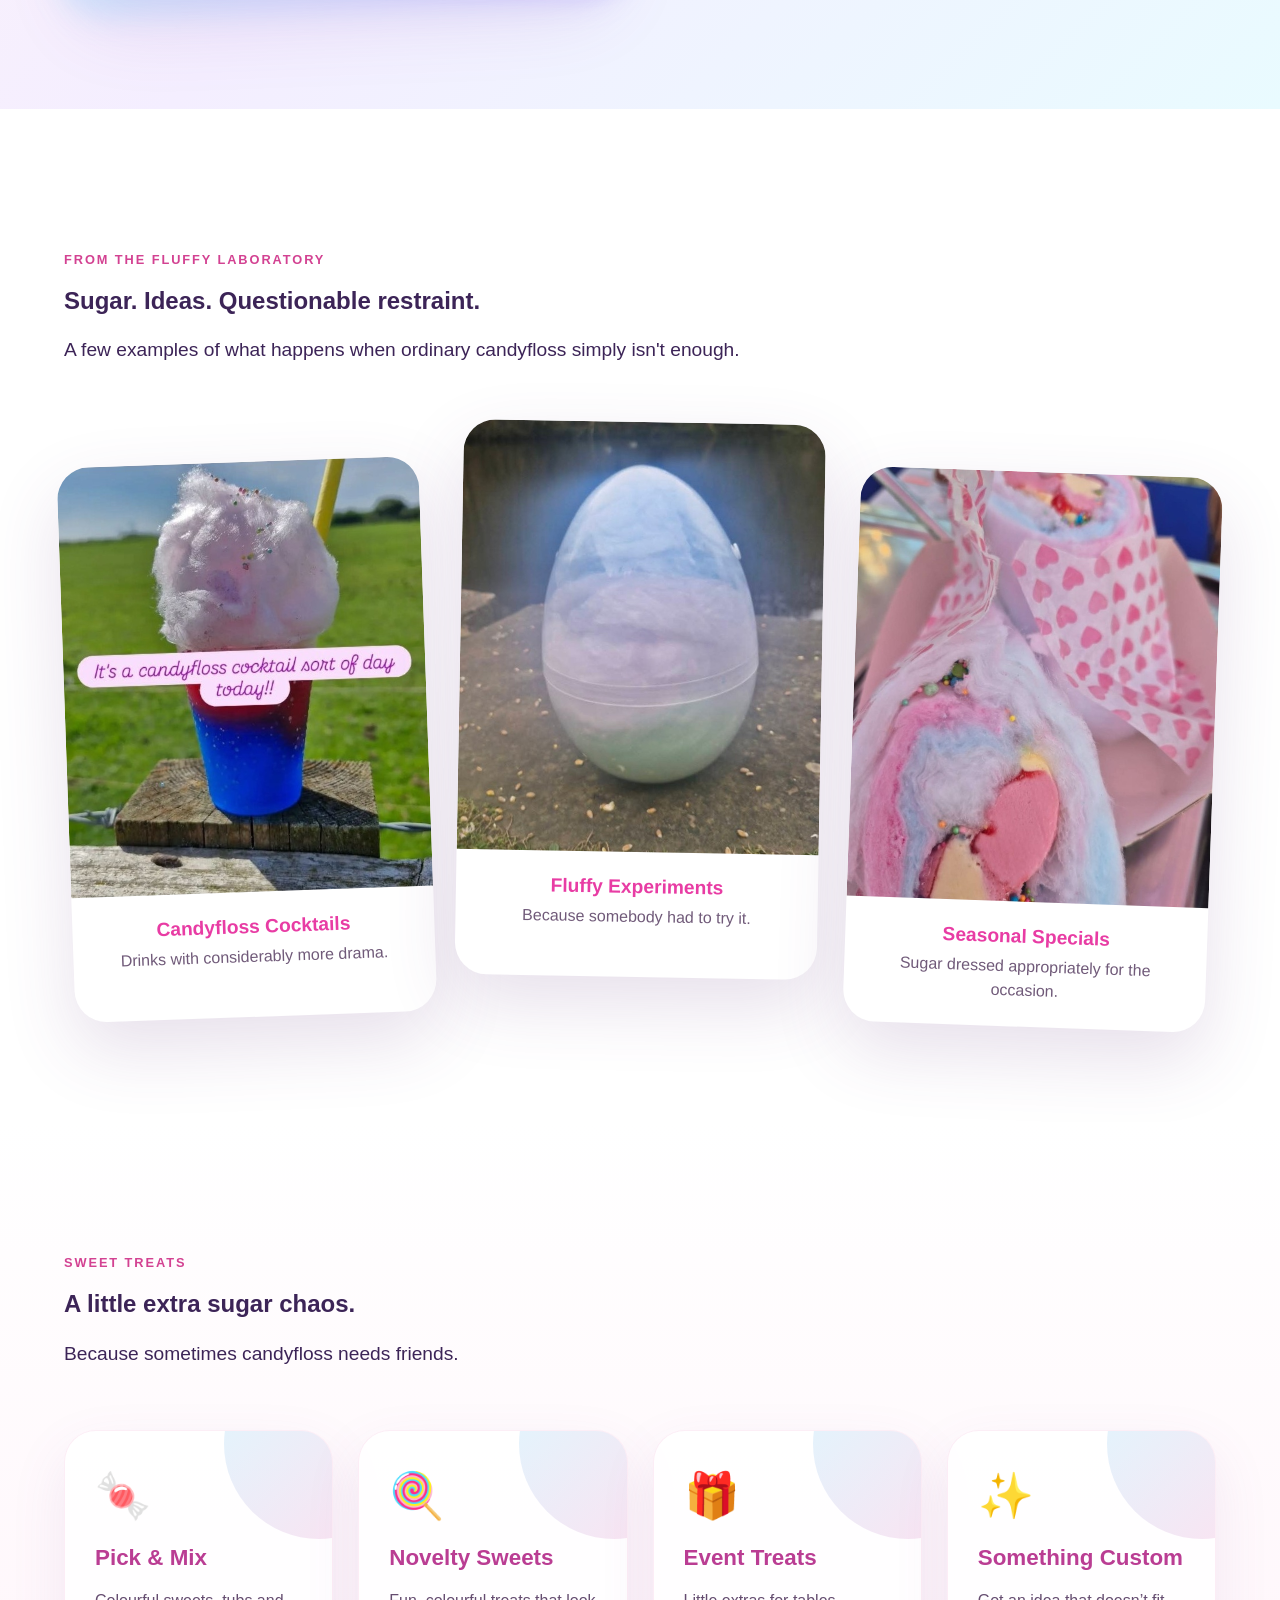
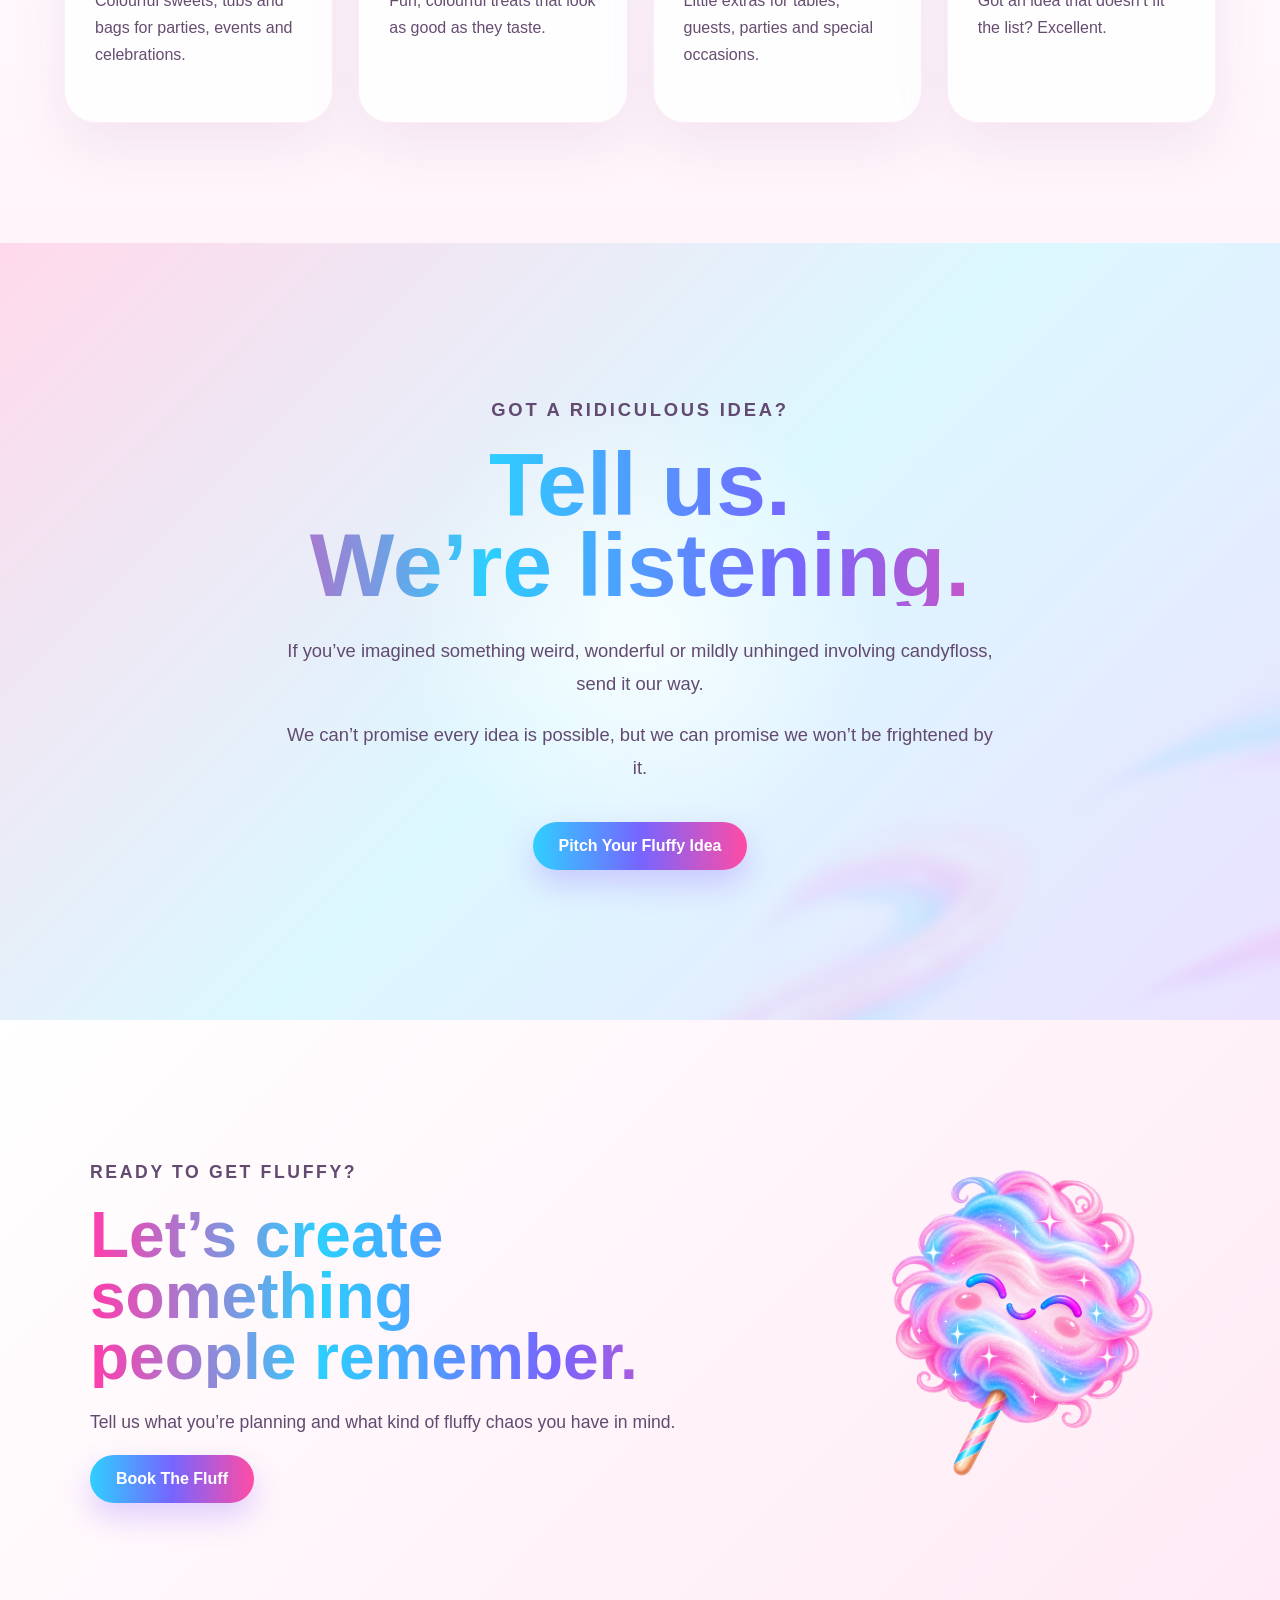
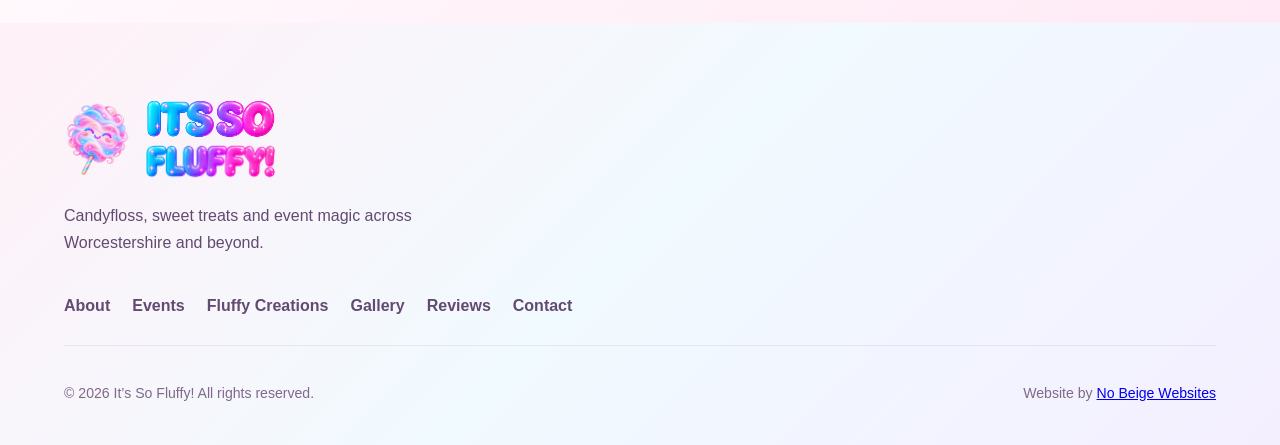
<file: creations.html>
<!DOCTYPE html>
<html lang="en">

<head>

  <meta charset="UTF-8" />

  <meta
    name="viewport"
    content="width=device-width, initial-scale=1.0"
  />

  <title>
    Fluffy Creations | It's So Fluffy!
  </title>

  <meta
    name="description"
    content="Discover personalised candyfloss, candyfloss cocktails, sweet treats and custom fluffy creations from It's So Fluffy!"
  />

  <link
    rel="stylesheet"
    href="style.css"
  />

</head>


<body>


<!-- =====================================================
     HEADER
===================================================== -->

<header class="site-header">

  <div class="header-inner">

    <a
      href="index.html"
      class="brand"
      aria-label="It's So Fluffy home"
    >

      <img
        src="images/candyfloss.png"
        alt=""
        class="brand-icon"
      />

      <div class="brand-text">

        <img
          src="images/its-so-text.png"
          alt="It's So"
          class="brand-text-top"
        />

        <img
          src="images/fluffy-text.png"
          alt="Fluffy!"
          class="brand-text-bottom"
        />

      </div>

    </a>


    <nav
      class="main-nav"
      aria-label="Main navigation"
    >

      <a href="about.html">
        About
      </a>

      <a href="events.html">
        Events
      </a>

      <a
        href="creations.html"
        class="active"
      >
        Fluffy Creations
      </a>

      <a href="gallery.html">
        Gallery
      </a>

      <a href="reviews.html">
        Reviews
      </a>

      <a href="contact.html">
        Contact
      </a>

    </nav>


    <a
      href="contact.html"
      class="nav-cta"
    >
      Book The Fluff
    </a>


    <button
      class="menu-toggle"
      aria-label="Open menu"
    >
      ☰
    </button>

  </div>

</header>



<main>


<!-- =====================================================
     CREATIONS HERO
===================================================== -->

<section class="creations-page-hero">

  <div class="creations-bg-swirl">

    <img
      src="images/candyfloss-swirl-main.png"
      alt=""
    />

  </div>


  <div class="creations-bg-sparkles">

    <img
      src="images/fluffy-sparkles.png"
      alt=""
    />

  </div>


  <div class="creations-bg-candy">

    <img
      src="images/floating-candy.png"
      alt=""
    />

  </div>


  <div class="creations-page-inner">


    <div class="creations-page-copy">

      <p class="section-kicker">
        Fluffy Creations
      </p>


      <h1>
        Candyfloss,
        <span>but make it fabulous.</span>
      </h1>


      <p class="creations-hero-intro">

        Personalised messages, cocktails,
        sweet treats and gloriously unnecessary
        clouds of sugar.

      </p>


      <div class="hero-buttons">

        <a
          href="#creations-list"
          class="btn btn-primary"
        >
          See The Creations
        </a>


        <a
          href="contact.html"
          class="btn btn-secondary"
        >
          Ask For Something Weird
        </a>

      </div>

    </div>



    <div class="creations-page-visual">

      <img
        src="images/candyfloss.png"
        alt=""
        class="creations-main-mascot"
      />

      <img
        src="images/candy-sprinkle-trail.png"
        alt=""
        class="creations-sprinkle-trail"
      />

    </div>

  </div>

</section>



<!-- =====================================================
     INTRO
===================================================== -->

<section
  class="section creations-intro"
  id="creations-list"
>

  <div class="section-inner narrow">

    <p class="section-kicker">
      More Than A Stick Of Floss
    </p>


    <h2>
      This is where the
      <span>fun starts.</span>
    </h2>


    <p class="section-lead">

      Classic candyfloss is lovely.

      We just don’t always feel
      the need to stop there.

    </p>

  </div>

</section>



<!-- =====================================================
     PERSONALISED CANDYFLOSS
===================================================== -->

<section class="creation-feature creation-feature-printed">

  <div class="creation-feature-inner">


    <div class="creation-feature-image">

      <img
        src="images/personal-4.jpg"
        alt="Custom design printed directly onto candyfloss"
        class="creation-real-photo"
      />

      <div class="creation-tag">
        Your floss. Your rules.
      </div>

    </div>



    <div class="creation-feature-copy">

      <p class="section-kicker">
        Personalised Candyfloss
      </p>


      <h2>
        Say it with
        <span>sugar.</span>
      </h2>


      <p>

        Names, wedding details, business logos,
        messages, cheeky phrases and custom designs
        can all be printed directly onto the candyfloss.

      </p>


      <p>

        Sweet, sentimental or mildly inappropriate —
        that bit is entirely up to you.

      </p>


      <div class="mini-pills">

        <span>Names</span>
        <span>Wedding Details</span>
        <span>Business Logos</span>
        <span>Custom Messages</span>

      </div>


      <a
        href="contact.html"
        class="btn btn-primary"
      >
        Personalise My Floss
      </a>

    </div>

  </div>

</section>



<!-- =====================================================
     PERSONALISED EXAMPLES
===================================================== -->

<section class="creation-showcase-section">

  <div class="section-inner">


    <div class="section-heading centered">

      <p class="section-kicker">
        Yep. We Can Print That.
      </p>


      <h2>
        Your idea.
        <span>Our fluff.</span>
      </h2>


      <p class="section-lead">

        Events, logos, themed designs or something
        considerably less sensible.

      </p>

    </div>



    <div class="creation-showcase-grid">


      <figure class="creation-showcase-card">

        <img
          src="images/personal-1.jpg"
          alt="VE Day design printed on candyfloss"
          loading="lazy"
        />

        <figcaption>
          Themed Events
        </figcaption>

      </figure>



      <figure class="creation-showcase-card">

        <img
          src="images/personal-2.jpg"
          alt="Rock The Barn event branding printed on candyfloss"
          loading="lazy"
        />

        <figcaption>
          Event Branding
        </figcaption>

      </figure>



      <figure class="creation-showcase-card">

        <img
          src="images/personal-3.jpg"
          alt="Detailed custom graphic printed on candyfloss"
          loading="lazy"
        />

        <figcaption>
          Custom Designs
        </figcaption>

      </figure>



      <figure class="creation-showcase-card">

        <img
          src="images/personal-4.jpg"
          alt="Custom logo printed onto candyfloss"
          loading="lazy"
        />

        <figcaption>
          Logos On Fluff
        </figcaption>

      </figure>


    </div>

  </div>

</section>



<!-- =====================================================
     CANDYFLOSS COCKTAILS
===================================================== -->

<section class="creation-feature creation-feature-cocktails">

  <div class="creation-feature-inner reverse">


    <div class="creation-feature-image">

      <img
        src="images/creation-1.jpg"
        alt="Colourful candyfloss cocktail"
        class="creation-real-photo"
        loading="lazy"
      />

      <div class="creation-tag">
        Drinks, but fluffier.
      </div>

    </div>



    <div class="creation-feature-copy">

      <p class="section-kicker">
        Candyfloss Cocktails
      </p>


      <h2>
        Because normal drinks
        <span>were getting boring.</span>
      </h2>


      <p>

        Candyfloss cocktails bring colour,
        theatre and a little bit of sugar-based drama
        to parties, weddings and events.

      </p>


      <p>

        They look ridiculous.
        They photograph beautifully.
        That is precisely the point.

      </p>


      <a
        href="contact.html"
        class="btn btn-primary"
      >
        Add Cocktail Fluff
      </a>

    </div>

  </div>

</section>



<!-- =====================================================
     FLUFFY SPECIALS
===================================================== -->

<section class="creation-feature creation-feature-burritos">

  <div class="creation-feature-inner">


    <div class="creation-feature-image">

      <img
        src="images/creation-3.jpg"
        alt="Colourful novelty candyfloss creation"
        class="creation-real-photo"
        loading="lazy"
      />

      <div class="creation-tag">
        Sensible choices are overrated.
      </div>

    </div>



    <div class="creation-feature-copy">

      <p class="section-kicker">
        Fluffy Specials
      </p>


      <h2>
        Ordinary sweets?
        <span>Absolutely not.</span>
      </h2>


      <p>

        Seasonal specials, colourful creations
        and completely unnecessary quantities of fluff
        are all part of the fun.

      </p>


      <p>

        Some creations stay.
        Some appear for special occasions.
        Some probably started with
        “I wonder what happens if…”

      </p>


      <a
        href="contact.html"
        class="btn btn-primary"
      >
        Show Me The Weird Stuff
      </a>

    </div>

  </div>

</section>



<!-- =====================================================
     MORE CREATIONS
===================================================== -->

<section class="more-creations-section">

  <div class="section-inner">


    <div class="section-heading centered">

      <p class="section-kicker">
        From The Fluffy Laboratory
      </p>


      <h2>
        Sugar.
        Ideas.
        <span>Questionable restraint.</span>
      </h2>


      <p class="section-lead">

        A few examples of what happens
        when ordinary candyfloss simply isn't enough.

      </p>

    </div>



    <div class="more-creations-grid">


      <figure class="more-creation-card creation-card-one">

        <img
          src="images/creation-1.jpg"
          alt="Candyfloss cocktail"
          loading="lazy"
        />

        <figcaption>

          <strong>
            Candyfloss Cocktails
          </strong>

          <span>
            Drinks with considerably more drama.
          </span>

        </figcaption>

      </figure>



      <figure class="more-creation-card creation-card-two">

        <img
          src="images/creation-2.jpg"
          alt="Novelty candyfloss creation"
          loading="lazy"
        />

        <figcaption>

          <strong>
            Fluffy Experiments
          </strong>

          <span>
            Because somebody had to try it.
          </span>

        </figcaption>

      </figure>



      <figure class="more-creation-card creation-card-three">

        <img
          src="images/creation-3.jpg"
          alt="Colourful candyfloss creation"
          loading="lazy"
        />

        <figcaption>

          <strong>
            Seasonal Specials
          </strong>

          <span>
            Sugar dressed appropriately for the occasion.
          </span>

        </figcaption>

      </figure>


    </div>

  </div>

</section>



<!-- =====================================================
     SWEET TREATS
===================================================== -->

<section class="sweet-chaos-section">

  <div class="section-inner">


    <div class="section-heading centered">

      <p class="section-kicker">
        Sweet Treats
      </p>


      <h2>
        A little extra
        <span>sugar chaos.</span>
      </h2>


      <p class="section-lead">
        Because sometimes candyfloss needs friends.
      </p>

    </div>



    <div class="sweet-chaos-grid">


      <article class="sweet-chaos-card">

        <div class="sweet-chaos-icon">
          🍬
        </div>

        <h3>
          Pick & Mix
        </h3>

        <p>
          Colourful sweets, tubs and bags
          for parties, events and celebrations.
        </p>

      </article>



      <article class="sweet-chaos-card">

        <div class="sweet-chaos-icon">
          🍭
        </div>

        <h3>
          Novelty Sweets
        </h3>

        <p>
          Fun, colourful treats
          that look as good as they taste.
        </p>

      </article>



      <article class="sweet-chaos-card">

        <div class="sweet-chaos-icon">
          🎁
        </div>

        <h3>
          Event Treats
        </h3>

        <p>
          Little extras for tables,
          guests, parties and special occasions.
        </p>

      </article>



      <article class="sweet-chaos-card">

        <div class="sweet-chaos-icon">
          ✨
        </div>

        <h3>
          Something Custom
        </h3>

        <p>
          Got an idea that doesn’t fit the list?
          Excellent.
        </p>

      </article>


    </div>

  </div>

</section>



<!-- =====================================================
     CUSTOM CREATIONS
===================================================== -->

<section class="custom-creation-section">

  <img
    src="images/candyfloss-swirl-secondary.png"
    alt=""
    class="custom-creation-swirl"
  />


  <div class="section-inner custom-creation-inner">

    <p class="section-kicker">
      Got A Ridiculous Idea?
    </p>


    <h2>
      Tell us.
      <span>We’re listening.</span>
    </h2>


    <p>

      If you’ve imagined something weird,
      wonderful or mildly unhinged involving candyfloss,
      send it our way.

    </p>


    <p>

      We can’t promise every idea is possible,
      but we can promise we won’t be frightened by it.

    </p>


    <a
      href="contact.html"
      class="btn btn-primary btn-large"
    >
      Pitch Your Fluffy Idea
    </a>

  </div>

</section>



<!-- =====================================================
     FINAL CTA
===================================================== -->

<section class="creations-final-cta">

  <div class="section-inner creations-final-inner">


    <div>

      <p class="section-kicker">
        Ready To Get Fluffy?
      </p>


      <h2>
        Let’s create something
        <span>people remember.</span>
      </h2>


      <p>

        Tell us what you’re planning
        and what kind of fluffy chaos
        you have in mind.

      </p>


      <a
        href="contact.html"
        class="btn btn-primary btn-large"
      >
        Book The Fluff
      </a>

    </div>


    <img
      src="images/candyfloss.png"
      alt=""
      class="creations-final-mascot"
    />

  </div>

</section>


</main>



<!-- =====================================================
     FOOTER
===================================================== -->

<footer class="site-footer">

  <div class="footer-inner">


    <div class="footer-brand">

      <div class="footer-logo">

        <img
          src="images/candyfloss.png"
          alt=""
        />


        <div>

          <img
            src="images/its-so-text.png"
            alt="It's So"
          />

          <img
            src="images/fluffy-text.png"
            alt="Fluffy!"
          />

        </div>

      </div>


      <p>

        Candyfloss, sweet treats and event magic
        across Worcestershire and beyond.

      </p>

    </div>



    <div class="footer-links">

      <a href="about.html">
        About
      </a>

      <a href="events.html">
        Events
      </a>

      <a href="creations.html">
        Fluffy Creations
      </a>

      <a href="gallery.html">
        Gallery
      </a>

      <a href="reviews.html">
        Reviews
      </a>

      <a href="contact.html">
        Contact
      </a>

    </div>



    <div class="footer-bottom">

      <p>
        © <span id="year"></span>
        It’s So Fluffy! All rights reserved.
      </p>

      <p>
  Website by
  <a
    href="https://nobeigewebsites.co.uk"
    target="_blank"
    rel="noopener noreferrer"
  >
    No Beige Websites
  </a>
</p>
    </div>

  </div>

</footer>


<script src="script.js"></script>


</body>

</html>
</file>
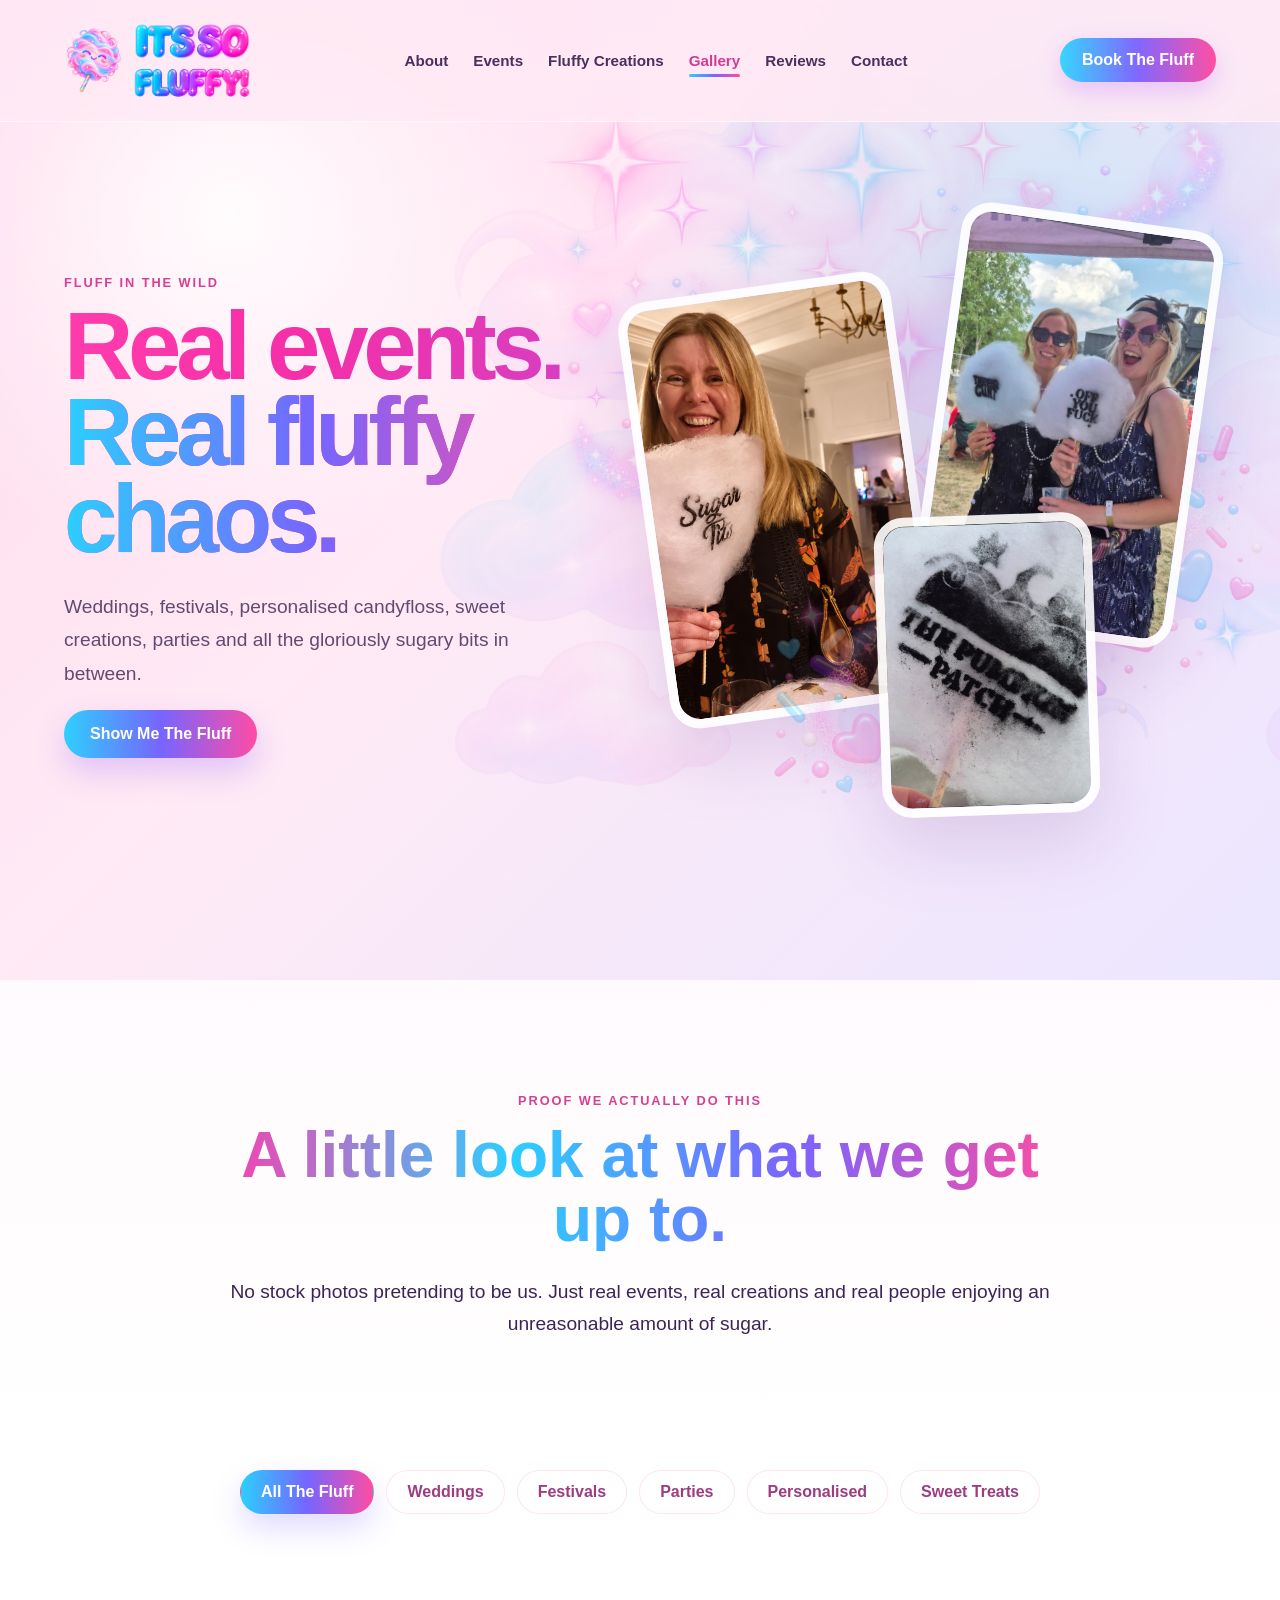
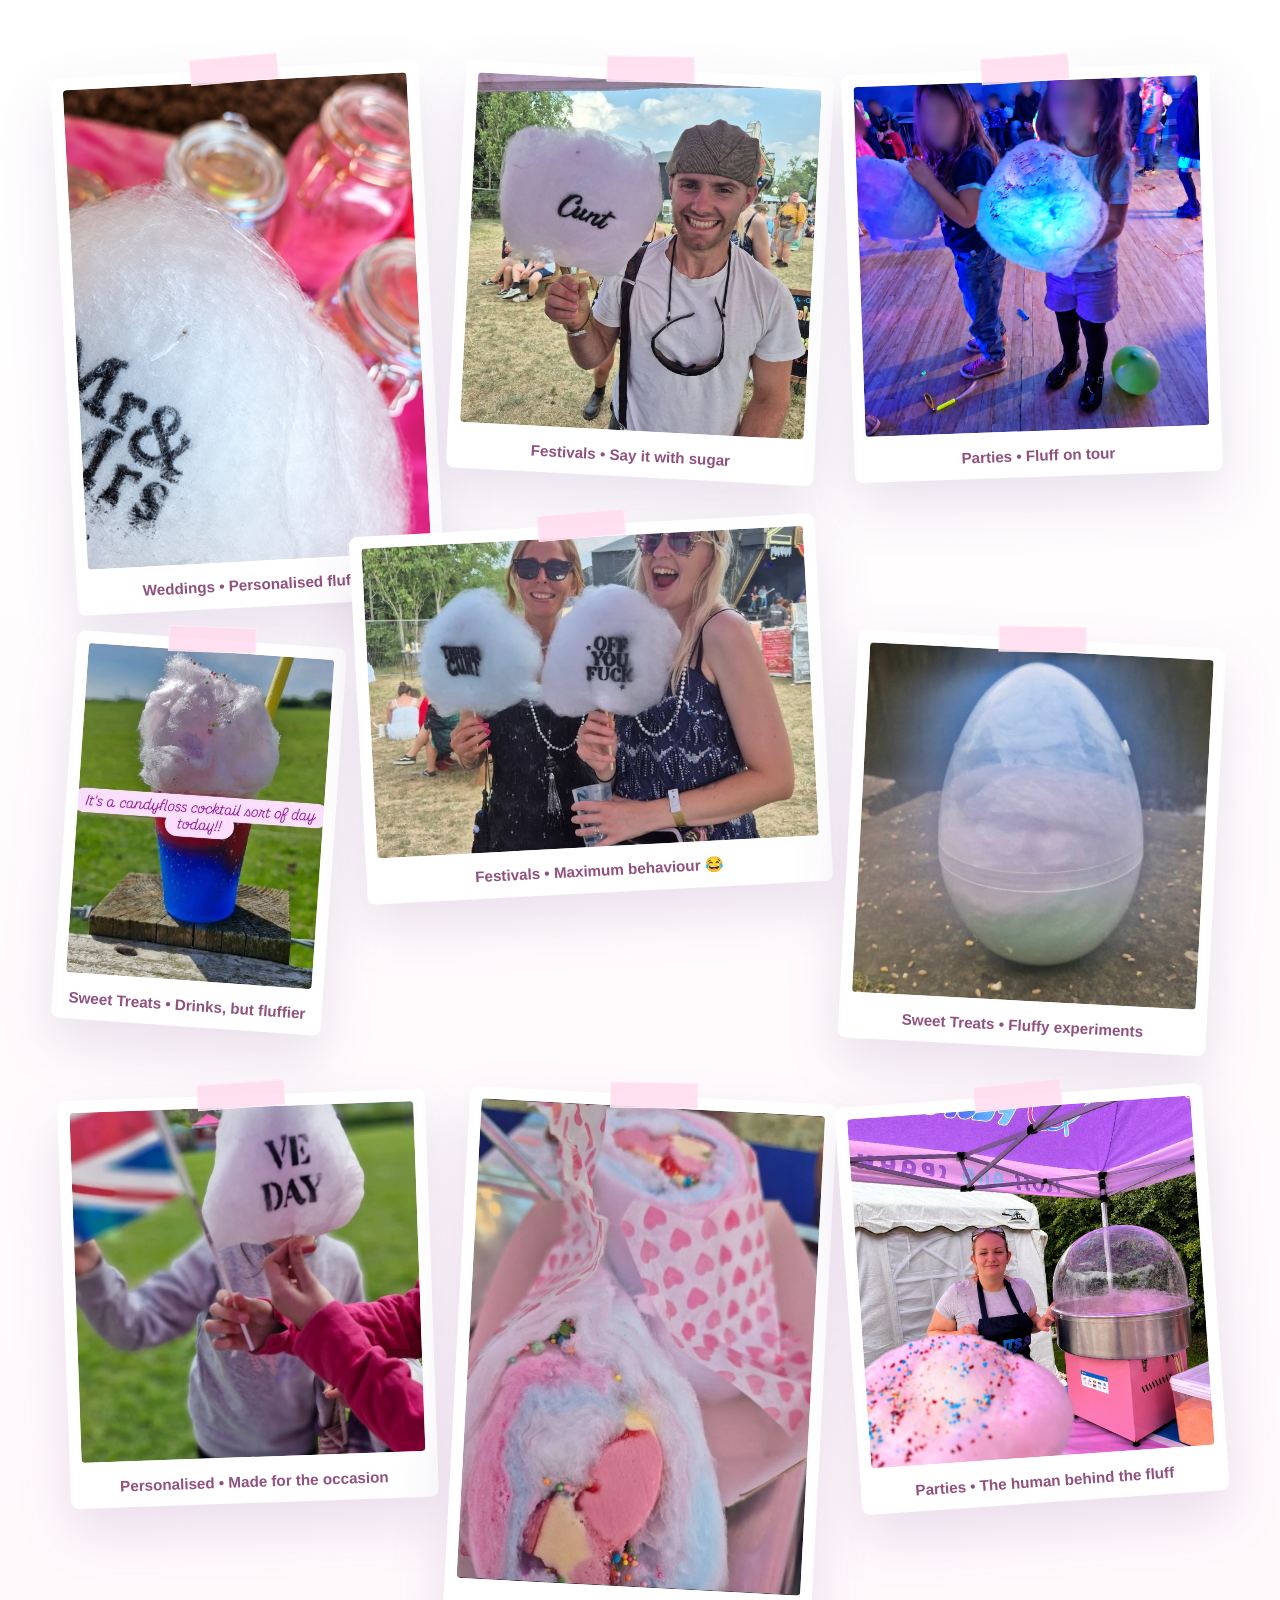
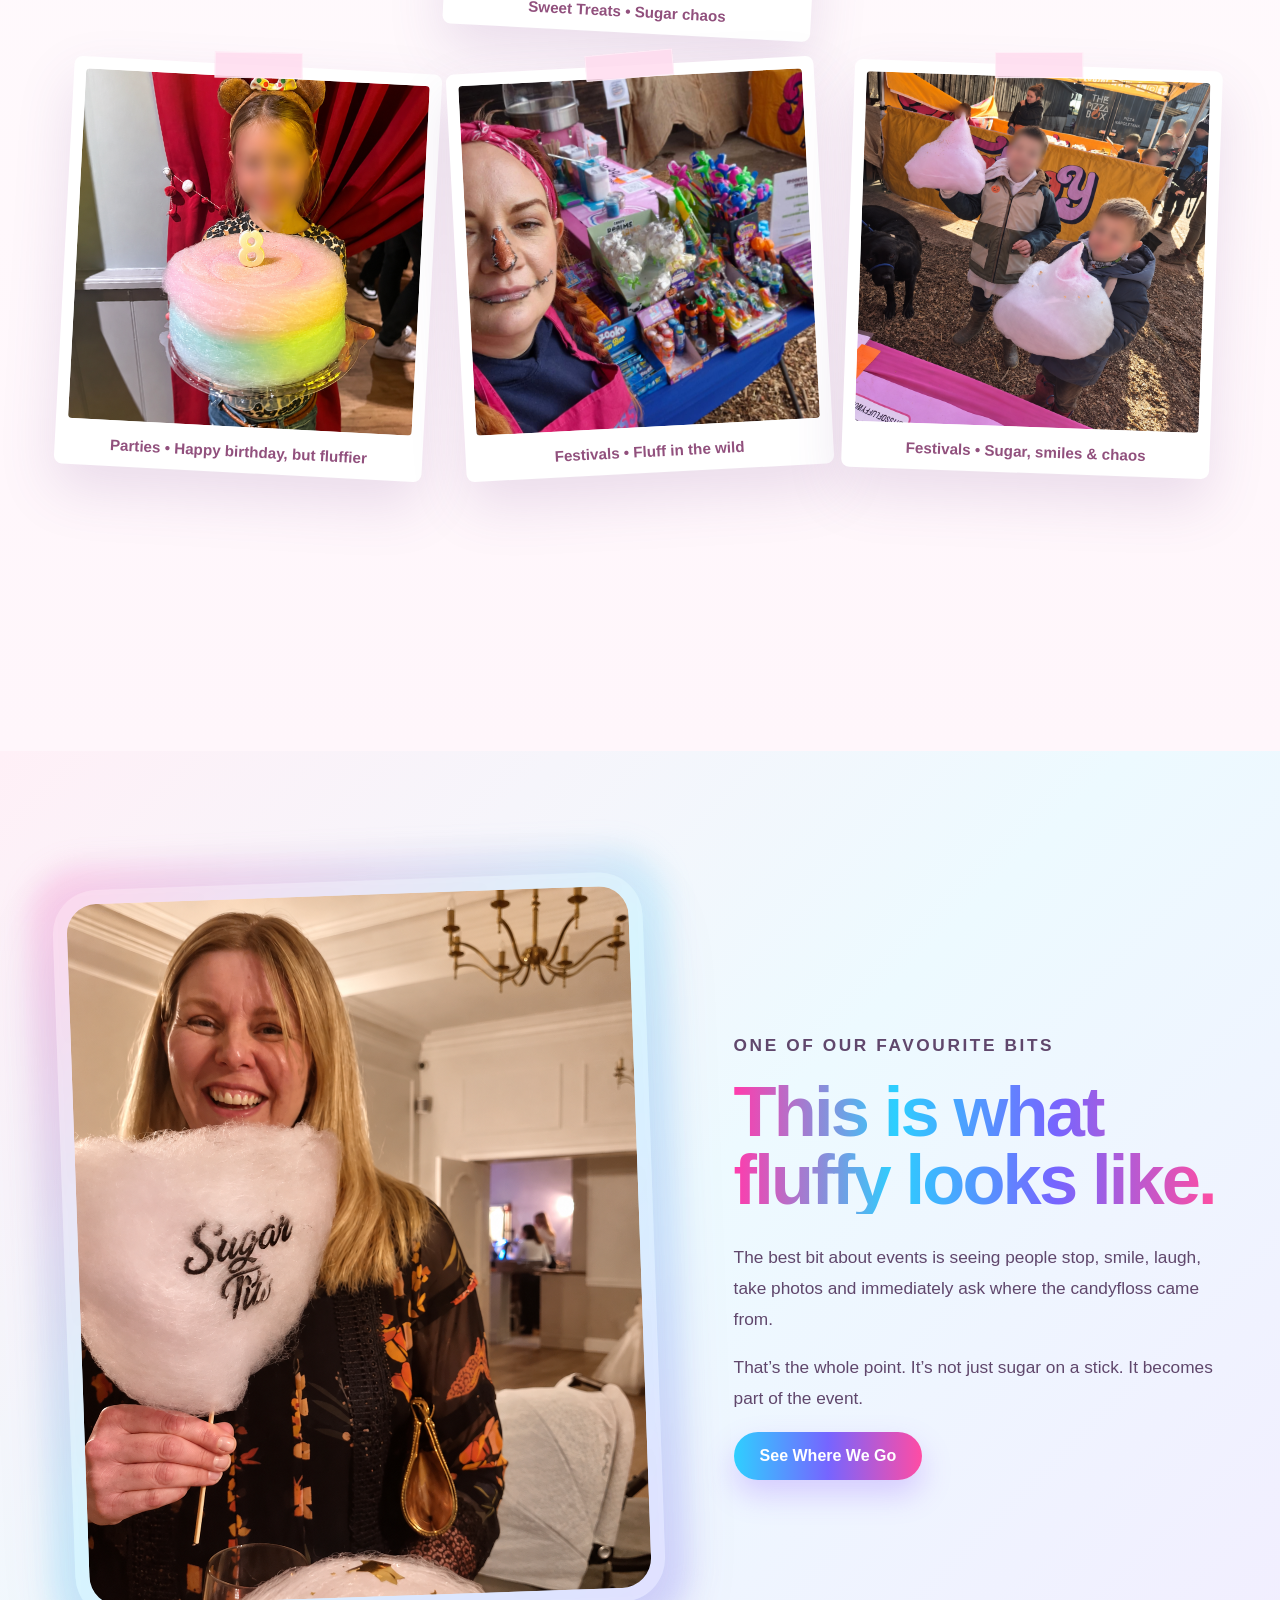
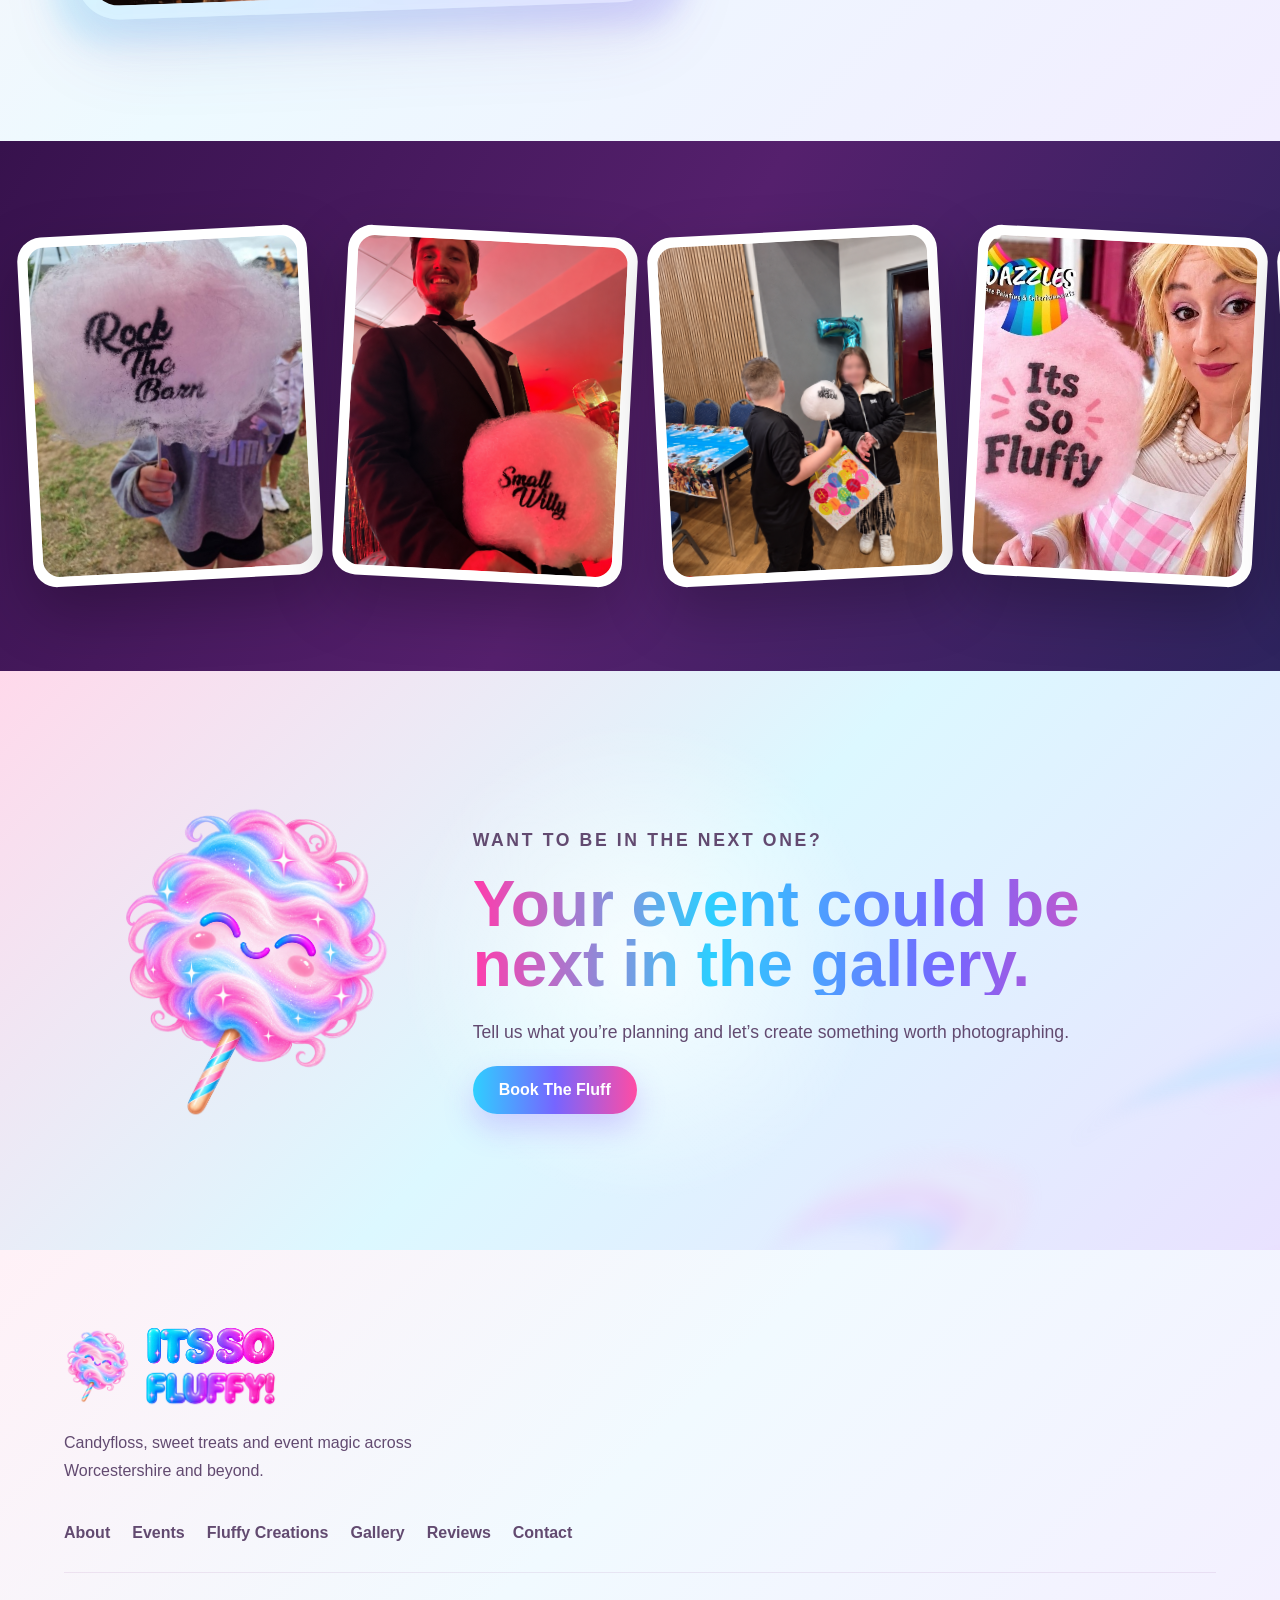
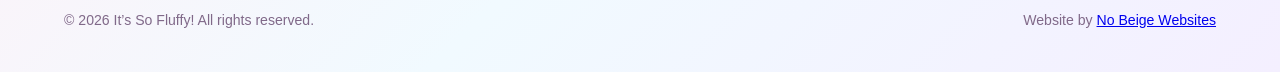
<file: gallery.html>
<!DOCTYPE html>
<html lang="en">

<head>

  <meta charset="UTF-8" />

  <meta
    name="viewport"
    content="width=device-width, initial-scale=1.0"
  />

  <title>Gallery | It's So Fluffy!</title>

  <meta
    name="description"
    content="See It's So Fluffy! in action at weddings, festivals, parties and events across Worcestershire and beyond."
  />

  <link rel="stylesheet" href="style.css" />

</head>


<body>


  <!-- =====================================================
       HEADER
  ====================================================== -->

  <header class="site-header">

    <div class="header-inner">

      <a
        href="index.html"
        class="brand"
        aria-label="It's So Fluffy home"
      >

        <img
          src="images/candyfloss.png"
          alt=""
          class="brand-icon"
        />

        <div class="brand-text">

          <img
            src="images/its-so-text.png"
            alt="It's So"
            class="brand-text-top"
          />

          <img
            src="images/fluffy-text.png"
            alt="Fluffy!"
            class="brand-text-bottom"
          />

        </div>

      </a>


      <nav
        class="main-nav"
        aria-label="Main navigation"
      >

        <a href="about.html">
          About
        </a>

        <a href="events.html">
          Events
        </a>

        <a href="creations.html">
          Fluffy Creations
        </a>

        <a
          href="gallery.html"
          class="active"
        >
          Gallery
        </a>

        <a href="reviews.html">
          Reviews
        </a>

        <a href="contact.html">
          Contact
        </a>

      </nav>


      <a
        href="contact.html"
        class="nav-cta"
      >
        Book The Fluff
      </a>


      <button
        class="menu-toggle"
        aria-label="Open menu"
      >
        ☰
      </button>

    </div>

  </header>



  <main>


    <!-- =====================================================
         GALLERY HERO
    ====================================================== -->

    <section class="gallery-page-hero">

      <div class="gallery-hero-clouds">

        <img
          src="images/fluffy-clouds.png"
          alt=""
        />

      </div>


      <div class="gallery-hero-sparkles">

        <img
          src="images/fluffy-sparkles.png"
          alt=""
        />

      </div>


      <div class="gallery-page-inner">


        <div class="gallery-page-copy">

          <p class="section-kicker">
            Fluff In The Wild
          </p>


          <h1>
            Real events.
            <span>Real fluffy chaos.</span>
          </h1>


          <p class="gallery-hero-intro">

            Weddings, festivals, personalised candyfloss,
            sweet creations, parties and all the gloriously
            sugary bits in between.

          </p>


          <a
            href="#gallery-grid"
            class="btn btn-primary"
          >
            Show Me The Fluff
          </a>

        </div>



        <div class="gallery-hero-collage">


          <div class="gallery-hero-card card-one">

            <img
              src="images/wedding-3.png"
              alt="Wedding guest enjoying personalised candyfloss"
              class="gallery-real-photo"
            />

          </div>



          <div class="gallery-hero-card card-two">

            <img
              src="images/festival-1.jpg"
              alt="Festival guests holding personalised candyfloss"
              class="gallery-real-photo"
            />

          </div>



          <div class="gallery-hero-card card-three">

            <img
              src="images/personal-3.jpg"
              alt="Custom artwork printed onto candyfloss"
              class="gallery-real-photo"
            />

          </div>


          <img
            src="images/candy-sprinkle-trail.png"
            alt=""
            class="gallery-hero-sprinkles"
          />


        </div>


      </div>

    </section>



    <!-- =====================================================
         INTRO
    ====================================================== -->

    <section class="section gallery-page-intro">

      <div class="section-inner narrow">

        <p class="section-kicker">
          Proof We Actually Do This
        </p>


        <h2>
          A little look at
          <span>what we get up to.</span>
        </h2>


        <p class="section-lead">

          No stock photos pretending to be us.

          Just real events, real creations and real people
          enjoying an unreasonable amount of sugar.

        </p>

      </div>

    </section>



    <!-- =====================================================
         FILTERS
    ====================================================== -->

    <section class="gallery-filter-section">

      <div class="section-inner">

        <div class="gallery-filter-pills">

          <button class="gallery-filter active">
            All The Fluff
          </button>

          <button class="gallery-filter">
            Weddings
          </button>

          <button class="gallery-filter">
            Festivals
          </button>

          <button class="gallery-filter">
            Parties
          </button>

          <button class="gallery-filter">
            Personalised
          </button>

          <button class="gallery-filter">
            Sweet Treats
          </button>

        </div>

      </div>

    </section>



   <!-- =====================================================
     SCRAPBOOK GALLERY
====================================================== -->

<section
  class="gallery-scrapbook-section"
  id="gallery-grid"
>

  <div class="section-inner">

    <div class="scrapbook-grid">


      <!-- A -->
      <figure class="scrapbook-card scrapbook-a">

        <img
          src="images/wedding-1.png"
          alt="Mr and Mrs personalised wedding candyfloss"
          class="scrapbook-real-photo"
          loading="lazy"
        />

        <figcaption>
          Weddings • Personalised fluff ✨
        </figcaption>

      </figure>


      <!-- B -->
      <figure class="scrapbook-card scrapbook-b">

        <img
          src="images/festival-2.jpg"
          alt="Festival customer with personalised candyfloss"
          class="scrapbook-real-photo"
          loading="lazy"
        />

        <figcaption>
          Festivals • Say it with sugar
        </figcaption>

      </figure>


      <!-- C -->
      <figure class="scrapbook-card scrapbook-c">

        <img
          src="images/party-1.png"
          alt="It's So Fluffy event stall setup"
          class="scrapbook-real-photo"
          loading="lazy"
        />

        <figcaption>
          Parties • Fluff on tour
        </figcaption>

      </figure>


      <!-- D -->
      <figure class="scrapbook-card scrapbook-d">

        <img
          src="images/creation-1.jpg"
          alt="Candyfloss cocktail"
          class="scrapbook-real-photo"
          loading="lazy"
        />

        <figcaption>
          Sweet Treats • Drinks, but fluffier
        </figcaption>

      </figure>


      <!-- E -->
      <figure class="scrapbook-card scrapbook-e">

        <img
          src="images/festival-1.jpg"
          alt="Festival guests enjoying personalised candyfloss"
          class="scrapbook-real-photo"
          loading="lazy"
        />

        <figcaption>
          Festivals • Maximum behaviour 😂
        </figcaption>

      </figure>


      <!-- F -->
      <figure class="scrapbook-card scrapbook-f">

        <img
          src="images/creation-2.jpg"
          alt="Novelty candyfloss creation"
          class="scrapbook-real-photo"
          loading="lazy"
        />

        <figcaption>
          Sweet Treats • Fluffy experiments
        </figcaption>

      </figure>


      <!-- G -->
      <figure class="scrapbook-card scrapbook-g">

        <img
          src="images/personal-1.jpg"
          alt="VE Day personalised candyfloss"
          class="scrapbook-real-photo"
          loading="lazy"
        />

        <figcaption>
          Personalised • Made for the occasion
        </figcaption>

      </figure>


      <!-- H -->
      <figure class="scrapbook-card scrapbook-h">

        <img
          src="images/creation-3.jpg"
          alt="Colourful novelty candyfloss creation"
          class="scrapbook-real-photo"
          loading="lazy"
        />

        <figcaption>
          Sweet Treats • Sugar chaos
        </figcaption>

      </figure>


      <!-- I -->
      <figure class="scrapbook-card scrapbook-i">

        <img
          src="images/gnome-working.png"
          alt="Naomi working at the It's So Fluffy stall"
          class="scrapbook-real-photo"
          loading="lazy"
        />

        <figcaption>
          Parties • The human behind the fluff
        </figcaption>

      </figure>


      <!-- J -->
      <figure class="scrapbook-card scrapbook-j">

        <img
          src="images/party-3.jpg"
          alt="Personalised birthday candyfloss being served"
          class="scrapbook-real-photo"
          loading="lazy"
        />

        <figcaption>
          Parties • Happy birthday, but fluffier
        </figcaption>

      </figure>


      <!-- K - NEW -->
      <figure class="scrapbook-card scrapbook-k">

        <img
          src="images/festival-4.jpg"
          alt="It's So Fluffy at a festival"
          class="scrapbook-real-photo"
          loading="lazy"
        />

        <figcaption>
          Festivals • Fluff in the wild
        </figcaption>

      </figure>


      <!-- L - NEW -->
      <figure class="scrapbook-card scrapbook-l">

        <img
          src="images/festival-5.png"
          alt="Festival visitors enjoying It's So Fluffy candyfloss"
          class="scrapbook-real-photo"
          loading="lazy"
        />

        <figcaption>
          Festivals • Sugar, smiles & chaos
        </figcaption>

      </figure>


    </div>

  </div>

</section>

    <!-- =====================================================
         FEATURED MOMENT
    ====================================================== -->

    <section class="gallery-feature-moment">

      <div class="section-inner gallery-feature-inner">


        <div class="gallery-feature-image">

          <img
            src="images/wedding-3.png"
            alt="Wedding guest holding personalised candyfloss"
            class="gallery-feature-real-photo"
            loading="lazy"
          />

        </div>



        <div class="gallery-feature-copy">

          <p class="section-kicker">
            One Of Our Favourite Bits
          </p>


          <h2>
            This is what
            <span>fluffy looks like.</span>
          </h2>


          <p>

            The best bit about events is seeing people stop,
            smile, laugh, take photos and immediately ask
            where the candyfloss came from.

          </p>


          <p>

            That’s the whole point.

            It’s not just sugar on a stick.
            It becomes part of the event.

          </p>


          <a
            href="events.html"
            class="btn btn-primary"
          >
            See Where We Go
          </a>

        </div>


      </div>

    </section>



    <!-- =====================================================
         MOVING PHOTO STRIP
    ====================================================== -->

    <section class="gallery-strip-section">

      <div class="gallery-strip-track">


        <div class="gallery-strip-card">

          <img
            src="images/personal-2.jpg"
            alt="Event branding printed on candyfloss"
            class="gallery-strip-photo"
            loading="lazy"
          />

        </div>


        <div class="gallery-strip-card">

          <img
            src="images/wedding-2.png"
            alt="Wedding guest holding personalised candyfloss"
            class="gallery-strip-photo"
            loading="lazy"
          />

        </div>


        <div class="gallery-strip-card">

          <img
            src="images/party-2.jpg"
            alt="Candyfloss birthday creation"
            class="gallery-strip-photo"
            loading="lazy"
          />

        </div>


        <div class="gallery-strip-card">

          <img
            src="images/festival-3.jpg"
            alt="It's So Fluffy candyfloss at an event"
            class="gallery-strip-photo"
            loading="lazy"
          />

        </div>


        <div class="gallery-strip-card">

          <img
            src="images/personal-4.jpg"
            alt="Logo printed onto candyfloss"
            class="gallery-strip-photo"
            loading="lazy"
          />

        </div>


        <!-- duplicate set so the strip can loop more smoothly -->

        <div class="gallery-strip-card">

          <img
            src="images/personal-2.jpg"
            alt=""
            class="gallery-strip-photo"
            loading="lazy"
          />

        </div>


        <div class="gallery-strip-card">

          <img
            src="images/wedding-2.png"
            alt=""
            class="gallery-strip-photo"
            loading="lazy"
          />

        </div>


        <div class="gallery-strip-card">

          <img
            src="images/party-2.jpg"
            alt=""
            class="gallery-strip-photo"
            loading="lazy"
          />

        </div>


        <div class="gallery-strip-card">

          <img
            src="images/festival-3.jpg"
            alt=""
            class="gallery-strip-photo"
            loading="lazy"
          />

        </div>


        <div class="gallery-strip-card">

          <img
            src="images/personal-4.jpg"
            alt=""
            class="gallery-strip-photo"
            loading="lazy"
          />

        </div>


      </div>

    </section>



    <!-- =====================================================
         FINAL CTA
    ====================================================== -->

    <section class="gallery-final-cta">

      <img
        src="images/candyfloss-swirl-secondary.png"
        alt=""
        class="gallery-final-swirl"
      />


      <div class="section-inner gallery-final-inner">


        <img
          src="images/candyfloss.png"
          alt=""
          class="gallery-final-mascot"
        />


        <div>

          <p class="section-kicker">
            Want To Be In The Next One?
          </p>


          <h2>
            Your event could be
            <span>next in the gallery.</span>
          </h2>


          <p>

            Tell us what you’re planning and let’s create
            something worth photographing.

          </p>


          <a
            href="contact.html"
            class="btn btn-primary btn-large"
          >
            Book The Fluff
          </a>

        </div>


      </div>

    </section>


  </main>



  <!-- =====================================================
       FOOTER
  ====================================================== -->

  <footer class="site-footer">

    <div class="footer-inner">


      <div class="footer-brand">

        <div class="footer-logo">

          <img
            src="images/candyfloss.png"
            alt=""
          />


          <div>

            <img
              src="images/its-so-text.png"
              alt="It's So"
            />

            <img
              src="images/fluffy-text.png"
              alt="Fluffy!"
            />

          </div>


        </div>


        <p>

          Candyfloss, sweet treats and event magic
          across Worcestershire and beyond.

        </p>

      </div>



      <div class="footer-links">

        <a href="about.html">
          About
        </a>

        <a href="events.html">
          Events
        </a>

        <a href="creations.html">
          Fluffy Creations
        </a>

        <a href="gallery.html">
          Gallery
        </a>

        <a href="reviews.html">
          Reviews
        </a>

        <a href="contact.html">
          Contact
        </a>

      </div>



      <div class="footer-bottom">

        <p>
          © <span id="year"></span>
          It’s So Fluffy! All rights reserved.
        </p>

       <p>
  Website by
  <a
    href="https://nobeigewebsites.co.uk"
    target="_blank"
    rel="noopener noreferrer"
  >
    No Beige Websites
  </a>
</p>

      </div>


    </div>

  </footer>


  <script src="script.js"></script>


</body>

</html>
</file>
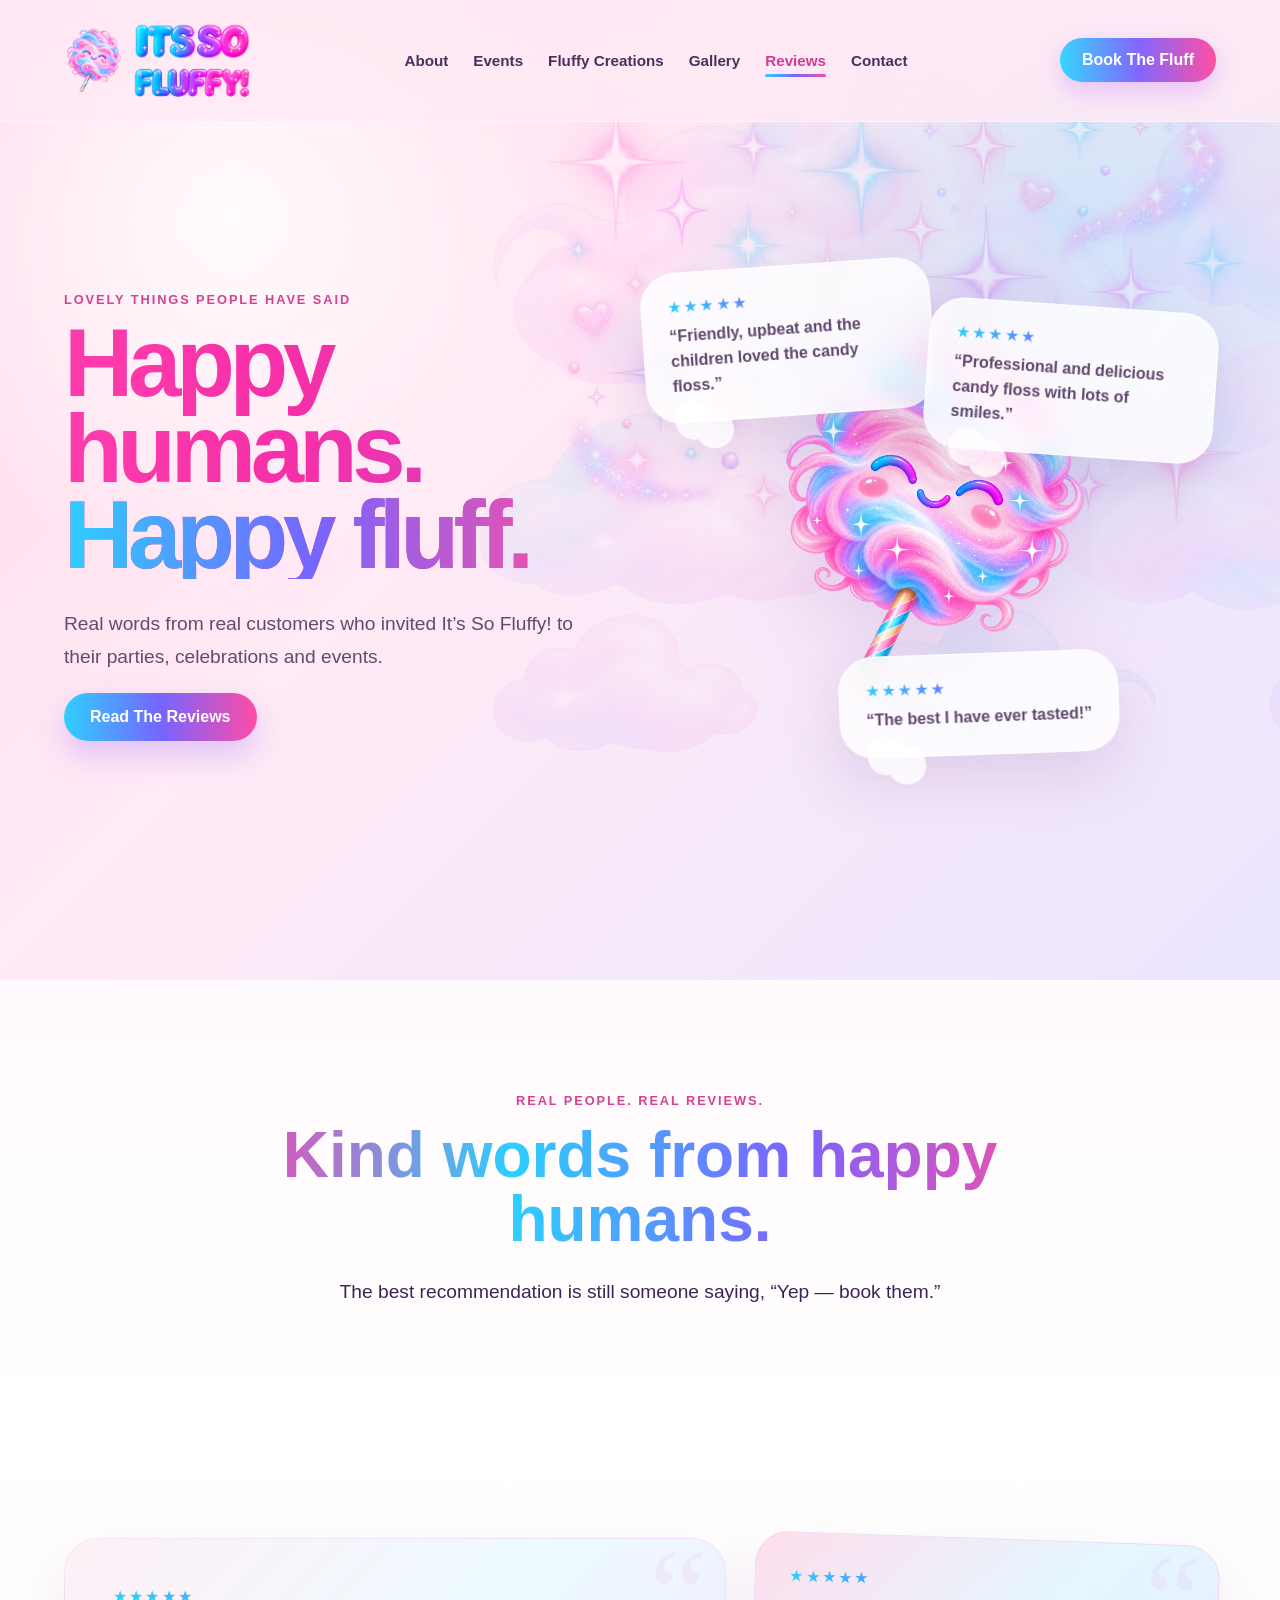
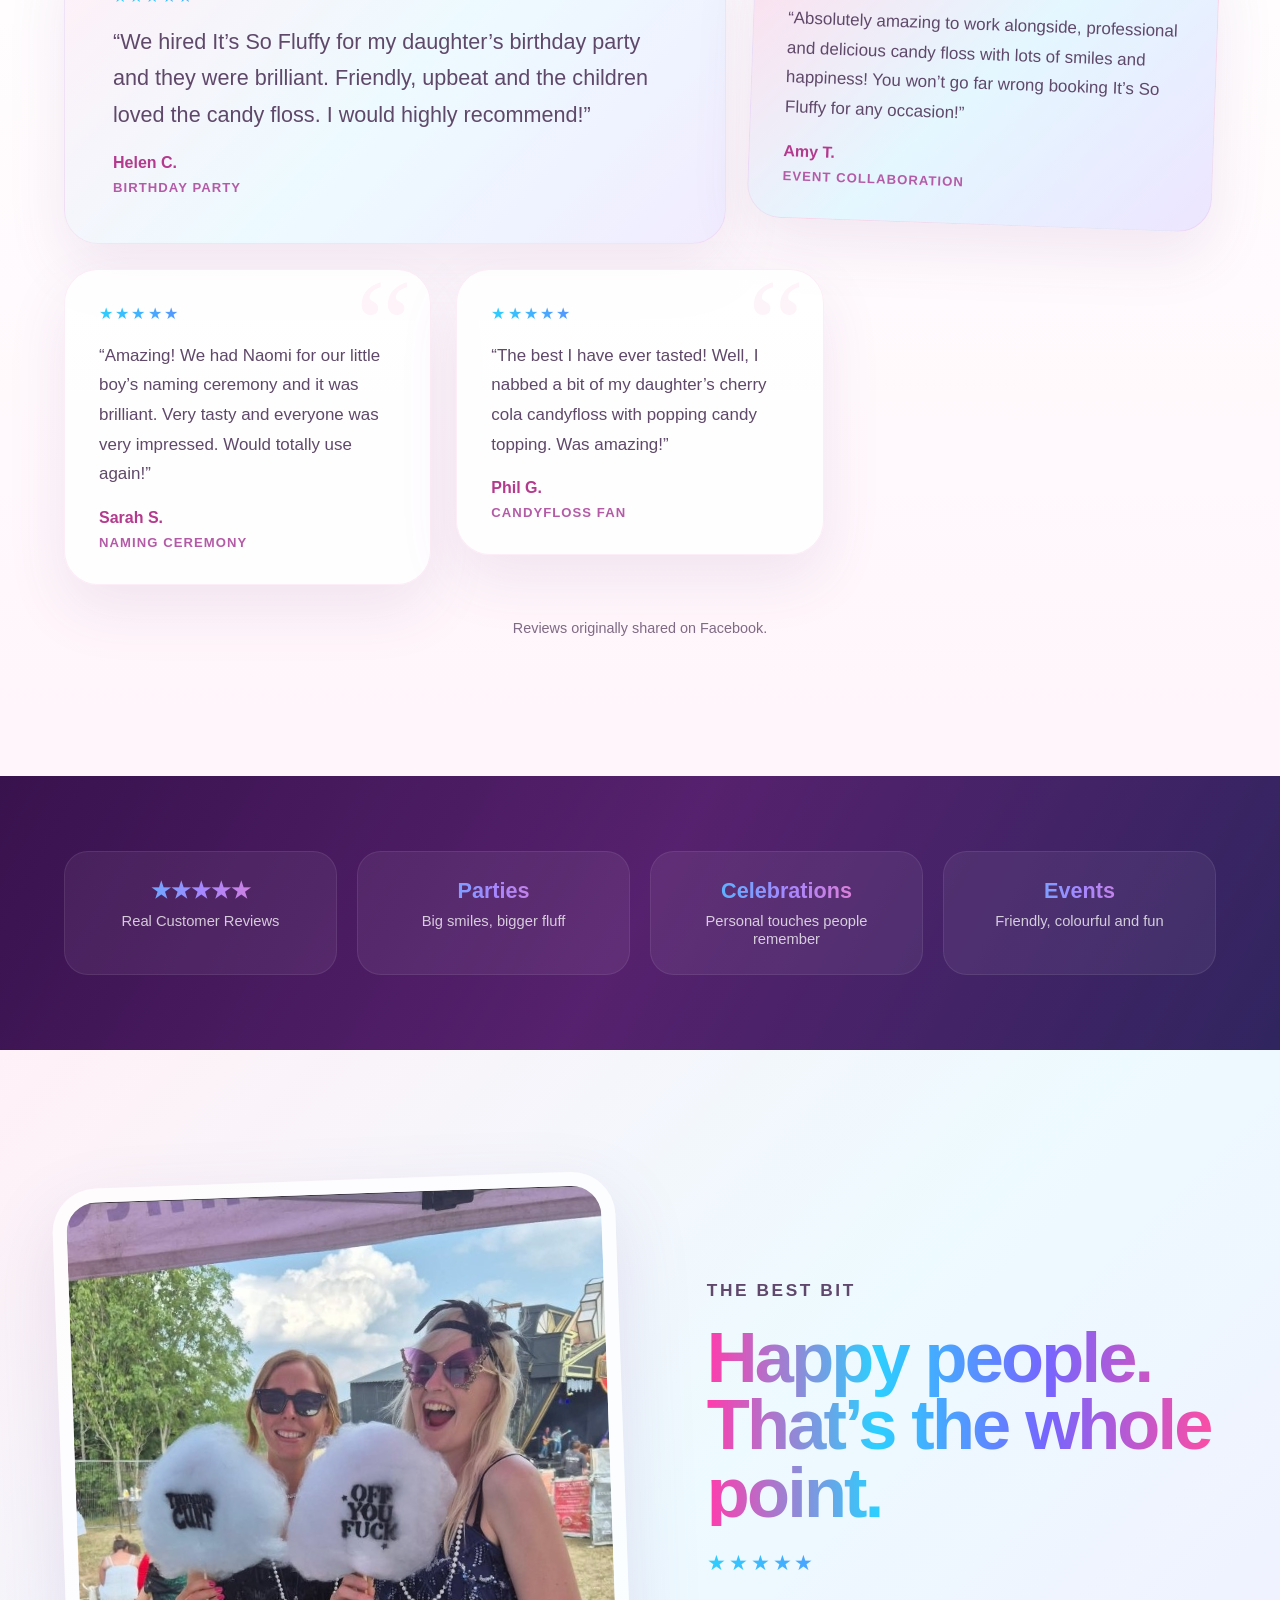
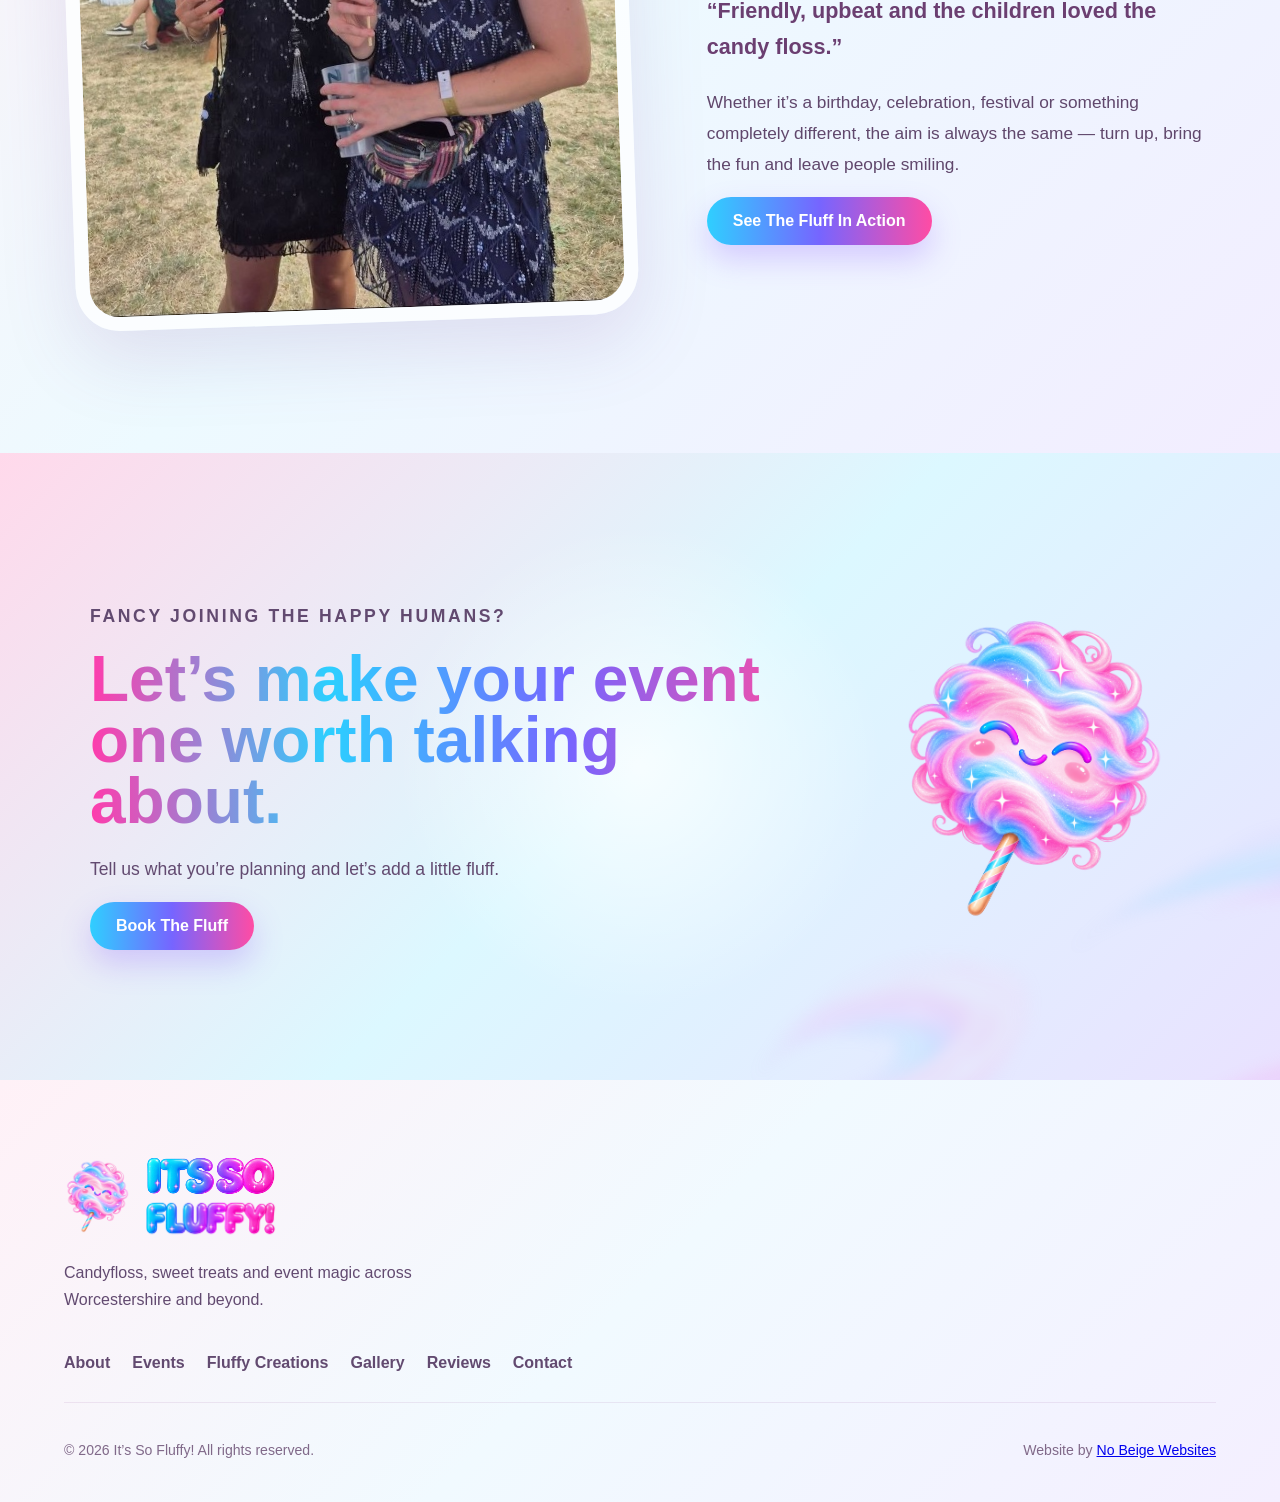
<file: reviews.html>
<!DOCTYPE html>
<html lang="en">

<head>

  <meta charset="UTF-8" />

  <meta
    name="viewport"
    content="width=device-width, initial-scale=1.0"
  />

  <title>Reviews | It's So Fluffy!</title>

  <meta
    name="description"
    content="Read real customer reviews of It's So Fluffy! for birthdays, parties, naming ceremonies, events and personalised candyfloss."
  />

  <link
    rel="stylesheet"
    href="style.css"
  />

</head>


<body>


  <!-- =====================================================
       HEADER
  ====================================================== -->

  <header class="site-header">

    <div class="header-inner">

      <a
        href="index.html"
        class="brand"
        aria-label="It's So Fluffy home"
      >

        <img
          src="images/candyfloss.png"
          alt=""
          class="brand-icon"
        />

        <div class="brand-text">

          <img
            src="images/its-so-text.png"
            alt="It's So"
            class="brand-text-top"
          />

          <img
            src="images/fluffy-text.png"
            alt="Fluffy!"
            class="brand-text-bottom"
          />

        </div>

      </a>


      <nav
        class="main-nav"
        aria-label="Main navigation"
      >

        <a href="about.html">
          About
        </a>

        <a href="events.html">
          Events
        </a>

        <a href="creations.html">
          Fluffy Creations
        </a>

        <a href="gallery.html">
          Gallery
        </a>

        <a
          href="reviews.html"
          class="active"
        >
          Reviews
        </a>

        <a href="contact.html">
          Contact
        </a>

      </nav>


      <a
        href="contact.html"
        class="nav-cta"
      >
        Book The Fluff
      </a>


      <button
        class="menu-toggle"
        aria-label="Open menu"
      >
        ☰
      </button>

    </div>

  </header>



  <main>


    <!-- =====================================================
         REVIEWS HERO
    ====================================================== -->

    <section class="reviews-page-hero">

      <div class="reviews-hero-clouds">

        <img
          src="images/fluffy-clouds.png"
          alt=""
        />

      </div>


      <div class="reviews-hero-sparkles">

        <img
          src="images/fluffy-sparkles.png"
          alt=""
        />

      </div>


      <div class="reviews-page-inner">


        <div class="reviews-page-copy">

          <p class="section-kicker">
            Lovely Things People Have Said
          </p>


          <h1>
            Happy humans.
            <span>Happy fluff.</span>
          </h1>


          <p class="reviews-hero-intro">

            Real words from real customers
            who invited It’s So Fluffy!
            to their parties, celebrations and events.

          </p>


          <a
            href="#review-wall"
            class="btn btn-primary"
          >
            Read The Reviews
          </a>

        </div>



        <div class="reviews-page-visual">


          <div class="review-bubble review-bubble-one">

            <div class="stars">
              ★★★★★
            </div>

            <p>
              “Friendly, upbeat and the children loved the candy floss.”
            </p>

          </div>


          <div class="review-bubble review-bubble-two">

            <div class="stars">
              ★★★★★
            </div>

            <p>
              “Professional and delicious candy floss with lots of smiles.”
            </p>

          </div>


          <div class="review-bubble review-bubble-three">

            <div class="stars">
              ★★★★★
            </div>

            <p>
              “The best I have ever tasted!”
            </p>

          </div>


          <img
            src="images/candyfloss.png"
            alt=""
            class="reviews-hero-mascot"
          />


        </div>


      </div>

    </section>



    <!-- =====================================================
         INTRO
    ====================================================== -->

    <section class="section reviews-intro">

      <div class="section-inner narrow">

        <p class="section-kicker">
          Real People. Real Reviews.
        </p>


        <h2>
          Kind words from
          <span>happy humans.</span>
        </h2>


        <p class="section-lead">

          The best recommendation is still someone saying,
          “Yep — book them.”

        </p>

      </div>

    </section>



    <!-- =====================================================
         REVIEW WALL
    ====================================================== -->

    <section
      class="review-wall-section"
      id="review-wall"
    >

      <div class="section-inner">


        <div class="review-wall">


          <!-- HELEN -->

          <article class="review-wall-card large-review">

            <div class="stars">
              ★★★★★
            </div>


            <blockquote>

              “We hired It’s So Fluffy for my daughter’s birthday party
              and they were brilliant.

              Friendly, upbeat and the children loved the candy floss.

              I would highly recommend!”

            </blockquote>


            <p class="review-author">
              Helen C.
            </p>


            <p class="review-context">
              Birthday Party
            </p>

          </article>



          <!-- AMY -->

          <article class="review-wall-card featured-review-card">

            <div class="stars">
              ★★★★★
            </div>


            <blockquote>

              “Absolutely amazing to work alongside,
              professional and delicious candy floss
              with lots of smiles and happiness!

              You won’t go far wrong booking It’s So Fluffy
              for any occasion!”

            </blockquote>


            <p class="review-author">
              Amy T.
            </p>


            <p class="review-context">
              Event Collaboration
            </p>

          </article>



          <!-- SARAH -->

          <article class="review-wall-card">

            <div class="stars">
              ★★★★★
            </div>


            <blockquote>

              “Amazing!

              We had Naomi for our little boy’s naming ceremony
              and it was brilliant.

              Very tasty and everyone was very impressed.

              Would totally use again!”

            </blockquote>


            <p class="review-author">
              Sarah S.
            </p>


            <p class="review-context">
              Naming Ceremony
            </p>

          </article>



          <!-- PHIL -->

          <article class="review-wall-card">

            <div class="stars">
              ★★★★★
            </div>


            <blockquote>

              “The best I have ever tasted!

              Well, I nabbed a bit of my daughter’s
              cherry cola candyfloss with popping candy topping.

              Was amazing!”

            </blockquote>


            <p class="review-author">
              Phil G.
            </p>


            <p class="review-context">
              Candyfloss Fan
            </p>

          </article>


        </div>


        <p class="reviews-source-note">
          Reviews originally shared on Facebook.
        </p>


      </div>

    </section>



    <!-- =====================================================
         TRUST STRIP
    ====================================================== -->

    <section class="reviews-trust-section">

      <div class="section-inner">


        <div class="reviews-trust-grid">


          <div class="trust-item">

            <strong>
              ★★★★★
            </strong>

            <span>
              Real Customer Reviews
            </span>

          </div>



          <div class="trust-item">

            <strong>
              Parties
            </strong>

            <span>
              Big smiles, bigger fluff
            </span>

          </div>



          <div class="trust-item">

            <strong>
              Celebrations
            </strong>

            <span>
              Personal touches people remember
            </span>

          </div>



          <div class="trust-item">

            <strong>
              Events
            </strong>

            <span>
              Friendly, colourful and fun
            </span>

          </div>


        </div>


      </div>

    </section>



    <!-- =====================================================
         PHOTO + REVIEW FEATURE
    ====================================================== -->

    <section class="review-feature-section">

      <div class="section-inner review-feature-inner">


        <div class="review-feature-image">

          <img
            src="images/festival-1.jpg"
            alt="Festival customers enjoying personalised candyfloss"
            class="review-feature-real-photo"
            loading="lazy"
          />

        </div>



        <div class="review-feature-copy">

          <p class="section-kicker">
            The Best Bit
          </p>


          <h2>
            Happy people.
            <span>That’s the whole point.</span>
          </h2>


          <div class="stars feature-stars">
            ★★★★★
          </div>


          <blockquote>

            “Friendly, upbeat and the children loved the candy floss.”

          </blockquote>


          <p>

            Whether it’s a birthday, celebration,
            festival or something completely different,
            the aim is always the same —

            turn up, bring the fun and leave people smiling.

          </p>


          <a
            href="gallery.html"
            class="btn btn-primary"
          >
            See The Fluff In Action
          </a>

        </div>


      </div>

    </section>



    <!-- =====================================================
         FINAL CTA
    ====================================================== -->

    <section class="reviews-final-cta">

      <img
        src="images/candyfloss-swirl-secondary.png"
        alt=""
        class="reviews-final-swirl"
      />


      <div class="section-inner reviews-final-inner">


        <div>

          <p class="section-kicker">
            Fancy Joining The Happy Humans?
          </p>


          <h2>
            Let’s make your event
            <span>one worth talking about.</span>
          </h2>


          <p>

            Tell us what you’re planning
            and let’s add a little fluff.

          </p>


          <a
            href="contact.html"
            class="btn btn-primary btn-large"
          >
            Book The Fluff
          </a>

        </div>



        <img
          src="images/candyfloss.png"
          alt=""
          class="reviews-final-mascot"
        />


      </div>

    </section>


  </main>



  <!-- =====================================================
       FOOTER
  ====================================================== -->

  <footer class="site-footer">

    <div class="footer-inner">


      <div class="footer-brand">

        <div class="footer-logo">

          <img
            src="images/candyfloss.png"
            alt=""
          />


          <div>

            <img
              src="images/its-so-text.png"
              alt="It's So"
            />

            <img
              src="images/fluffy-text.png"
              alt="Fluffy!"
            />

          </div>


        </div>


        <p>

          Candyfloss, sweet treats and event magic
          across Worcestershire and beyond.

        </p>

      </div>



      <div class="footer-links">

        <a href="about.html">
          About
        </a>

        <a href="events.html">
          Events
        </a>

        <a href="creations.html">
          Fluffy Creations
        </a>

        <a href="gallery.html">
          Gallery
        </a>

        <a href="reviews.html">
          Reviews
        </a>

        <a href="contact.html">
          Contact
        </a>

      </div>



      <div class="footer-bottom">

        <p>
          © <span id="year"></span>
          It’s So Fluffy! All rights reserved.
        </p>

       <p>
  Website by
  <a
    href="https://nobeigewebsites.co.uk"
    target="_blank"
    rel="noopener noreferrer"
  >
    No Beige Websites
  </a>
</p>
      </div>


    </div>

  </footer>


  <script src="script.js"></script>


</body>

</html>
</file>
<file: style.css>
/* =========================
   BASIC RESET
========================= */

* {
  box-sizing: border-box;
}

html {
  scroll-behavior: smooth;
}

body {
  margin: 0;
  font-family: Arial, Helvetica, sans-serif;
  background: #fff7fb;
  color: #3c2457;
  overflow-x: hidden;
}

img {
  max-width: 100%;
  display: block;
}


/* =========================
   HEADER
========================= */

.site-header {
  position: fixed;
  top: 0;
  left: 0;
  width: 100%;
  z-index: 1000;
  padding: 18px 5%;
  background: rgba(255, 233, 244, 0.82);
  backdrop-filter: blur(16px);
  border-bottom: 1px solid rgba(255,255,255,0.5);
}

.header-inner {
  max-width: 1400px;
  margin: auto;
  display: flex;
  align-items: center;
  justify-content: space-between;
  gap: 25px;
}

.brand {
  display: flex;
  align-items: center;
  gap: 10px;
  text-decoration: none;
}

.brand-icon {
  width: 58px;
}

.brand-text {
  width: 120px;
}

.brand-text-top,
.brand-text-bottom {
  width: 100%;
}

.main-nav {
  display: flex;
  gap: 25px;
}

.main-nav a {
  text-decoration: none;
  color: #49305e;
  font-weight: 700;
  font-size: 0.95rem;
}

.nav-cta {
  text-decoration: none;
  padding: 13px 22px;
  border-radius: 999px;
  color: white;
  font-weight: 800;
  background: linear-gradient(
    90deg,
    #37d5ff,
    #8167ff,
    #ff4fa3
  );
  box-shadow: 0 10px 25px rgba(178, 82, 255, 0.25);
}

.menu-toggle {
  display: none;
}


/* =========================
   HERO
========================= */

.hero {
  position: relative;
  min-height: 100vh;
  padding: 150px 5% 130px;
  overflow: hidden;

  background:
    radial-gradient(circle at 20% 30%, rgba(255,255,255,0.8), transparent 30%),
    radial-gradient(circle at 80% 25%, rgba(127,223,255,0.25), transparent 35%),
    linear-gradient(
      135deg,
      #ffd9ea 0%,
      #ffeaf5 45%,
      #e9e4ff 100%
    );
}

.hero-inner {
  position: relative;
  z-index: 5;
  max-width: 1400px;
  margin: auto;

  min-height: 700px;

  display: grid;
  grid-template-columns: 1fr 1.1fr;
  align-items: center;
  gap: 50px;
}


/* =========================
   HERO COPY
========================= */

.hero-copy {
  position: relative;
  z-index: 50;
}

.eyebrow {
  position: relative;
  z-index: 51;

  display: inline-block;
  margin-bottom: 18px;
  padding: 9px 16px;
  border-radius: 999px;

  background: rgba(255,255,255,0.65);

  font-size: 0.85rem;
  font-weight: 800;
  letter-spacing: 0.12em;
  text-transform: uppercase;
}

.hero h1 {
  position: relative;
  z-index: 51;

  margin: 0;
  font-size: clamp(3.5rem, 7vw, 7rem);
  line-height: 0.92;
  letter-spacing: -0.05em;

  background: linear-gradient(
    90deg,
    #ff3cac 0%,
    #f52fa8 45%,
    #d93dbb 100%
  );

  -webkit-background-clip: text;
  background-clip: text;
  -webkit-text-fill-color: transparent;
  color: transparent;
}

.hero h1 span {
  display: block;

  background: linear-gradient(
    90deg,
    #2ccfff,
    #7b63ff,
    #ff4da2
  );

  -webkit-background-clip: text;
  background-clip: text;
  -webkit-text-fill-color: transparent;
  color: transparent;
}

.hero-intro {
  position: relative;
  z-index: 51;

  max-width: 600px;
  margin-top: 28px;

  font-size: 1.2rem;
  line-height: 1.7;
}

.hero-buttons {
  position: relative;
  z-index: 51;

  display: flex;
  gap: 15px;
  flex-wrap: wrap;
  margin-top: 30px;
}

.hero-buttons {
  display: flex;
  gap: 15px;
  flex-wrap: wrap;
  margin-top: 30px;
}


/* =========================
   HERO LOGO AREA
========================= */

.hero-visual {
  position: relative;
  min-height: 620px;

  display: flex;
  justify-content: center;
  align-items: center;

  isolation: isolate;
}


/* actual logo stays sharp and dominant */

.hero-logo {
  position: relative;
  z-index: 30;

  display: flex;
  align-items: center;
  justify-content: center;

  width: min(620px, 95%);
}

.hero-candyfloss {
  position: relative;
  z-index: 30;
  width: 42%;

  animation: candyFloat 5s ease-in-out infinite;
}

.hero-logo-words {
  position: relative;
  z-index: 31;
  width: 58%;
  margin-left: -4%;
}

.hero-its-so,
.hero-fluffy {
  width: 100%;
}

.hero-fluffy {
  margin-top: -4%;
}


/* =========================================================
   TRANSLUCENT CANDYFLOSS SWIRLS
========================================================= */

.swirl {
  position: absolute;

  left: 50%;
  top: 50%;

  transform-origin: center center;

  pointer-events: none;

  mix-blend-mode: screen;

  will-change:
    transform,
    opacity,
    filter;
}


/* MAIN WISPY SWIRL */

.swirl-main {
  z-index: 7;

  width: 128%;

  opacity: 0.20;

  filter:
    blur(5px)
    saturate(1.15);

  animation:
    fluffySwirlMain 18s ease-in-out infinite,
    fluffySwirlPulse 7s ease-in-out infinite;
}


/* SECONDARY WISPY SWIRL */

.swirl-secondary {
  z-index: 8;

  width: 108%;

  opacity: 0.14;

  filter:
    blur(8px)
    saturate(1.08);

  animation:
    fluffySwirlSecondary 23s ease-in-out infinite,
    fluffySwirlPulseTwo 9s ease-in-out infinite;
}


/* =========================================================
   MAIN SWIRL MOVEMENT
========================================================= */

@keyframes fluffySwirlMain {

  0% {
    transform:
      translate(-50%, -50%)
      rotate(-8deg)
      scale(0.98);
  }

  20% {
    transform:
      translate(-47%, -53%)
      rotate(32deg)
      scale(1.04);
  }

  40% {
    transform:
      translate(-53%, -49%)
      rotate(78deg)
      scale(1.00);
  }

  60% {
    transform:
      translate(-49%, -46%)
      rotate(120deg)
      scale(1.06);
  }

  80% {
    transform:
      translate(-46%, -51%)
      rotate(165deg)
      scale(1.02);
  }

  100% {
    transform:
      translate(-50%, -50%)
      rotate(352deg)
      scale(0.98);
  }

}


/* =========================================================
   SECONDARY SWIRL MOVEMENT
========================================================= */

@keyframes fluffySwirlSecondary {

  0% {
    transform:
      translate(-50%, -50%)
      rotate(18deg)
      scale(1.02);
  }

  25% {
    transform:
      translate(-54%, -47%)
      rotate(-30deg)
      scale(0.97);
  }

  50% {
    transform:
      translate(-48%, -54%)
      rotate(-88deg)
      scale(1.05);
  }

  75% {
    transform:
      translate(-46%, -49%)
      rotate(-140deg)
      scale(1.00);
  }

  100% {
    transform:
      translate(-50%, -50%)
      rotate(-342deg)
      scale(1.02);
  }

}


/* =========================================================
   TRANSPARENCY / BREATHING
========================================================= */

@keyframes fluffySwirlPulse {

  0%,
  100% {
    opacity: 0.14;

    filter:
      blur(7px)
      saturate(1.05);
  }

  50% {
    opacity: 0.27;

    filter:
      blur(3px)
      saturate(1.22);
  }

}


@keyframes fluffySwirlPulseTwo {

  0%,
  100% {
    opacity: 0.10;

    filter:
      blur(10px)
      saturate(1.02);
  }

  50% {
    opacity: 0.21;

    filter:
      blur(6px)
      saturate(1.15);
  }

}

/* =========================
   FLOATING CANDYFLOSS ICON
========================= */

@keyframes candyFloat {

  0%,
  100% {
    transform:
      translateY(0)
      rotate(-2deg);
  }

  50% {
    transform:
      translateY(-16px)
      rotate(2deg);
  }
}


/* =========================
   BACKGROUND DECORATIONS
========================= */

.hero-bg-clouds {
  position: absolute;
  inset: 0;
  z-index: 1;
  pointer-events: none;
}

.hero-clouds {
  position: absolute;
  width: 1100px;
  right: -250px;
  top: 100px;
  opacity: 0.09;

  animation: cloudDrift 18s ease-in-out infinite alternate;
}

@keyframes cloudDrift {

  from {
    transform: translate3d(0, 0, 0);
  }

  to {
    transform: translate3d(-80px, 25px, 0);
  }
}


.hero-sparkles {
  position: absolute;
  inset: 0;
  z-index: 8;
  pointer-events: none;
}

.hero-sparkles img {
  position: absolute;

  width: 700px;

  right: 2%;
  top: 10%;

  opacity: 0.28;

  animation: sparkleTwinkle 4s ease-in-out infinite;
}

@keyframes sparkleTwinkle {

  0%,
  100% {
    opacity: 0.14;
    transform: scale(0.98);
  }

  50% {
    opacity: 0.34;
    transform: scale(1.02);
  }
}


.hero-candy {
  position: absolute;
  inset: 0;
  z-index: 7;
  pointer-events: none;
}

.hero-candy img {
  position: absolute;

  width: 520px;

  right: -80px;
  bottom: 70px;

  opacity: 0.16;

  animation: floatingCandy 10s ease-in-out infinite;
}

@keyframes floatingCandy {

  0%,
  100% {
    transform:
      translate(0, 0)
      rotate(-3deg);
  }

  50% {
    transform:
      translate(-20px, -22px)
      rotate(3deg);
  }
}


/* =========================
   HERO BOTTOM FLOSS
========================= */

.hero-bottom-border {
  position: absolute;

  width: 110%;

  left: 50%;
  bottom: -5px;

  transform: translateX(-50%);

  z-index: 3;

  pointer-events: none;
}


/* =========================
   BUTTONS
========================= */

.btn {
  display: inline-flex;
  justify-content: center;
  align-items: center;

  padding: 15px 26px;

  border-radius: 999px;

  text-decoration: none;
  border: none;

  font-weight: 800;
  font-size: 1rem;

  cursor: pointer;

  transition:
    transform 0.25s ease,
    box-shadow 0.25s ease;
}

.btn:hover {
  transform: translateY(-3px);
}

.btn-primary {
  color: white;

  background: linear-gradient(
    90deg,
    #2fcfff,
    #7665ff,
    #ff4ca4
  );

  box-shadow:
    0 14px 30px rgba(136, 79, 255, 0.25);
}

.btn-secondary {
  color: #6a3e8d;

  background: rgba(255,255,255,0.72);

  border: 2px solid rgba(160, 105, 220, 0.18);
}


/* =========================
   GENERAL SECTIONS
========================= */

.section {
  padding: 100px 5%;
}

.section-inner {
  max-width: 1300px;
  margin: auto;
}

.narrow {
  max-width: 850px;
  text-align: center;
}

.section-kicker {
  font-size: 0.8rem;
  font-weight: 900;
  letter-spacing: 0.15em;
  text-transform: uppercase;
  color: #d34292;
}

.section h2 {
  font-size: clamp(2.6rem, 5vw, 5rem);
  line-height: 1;
  margin: 15px 0 25px;

  background: linear-gradient(
    90deg,
    #ff3cac 0%,
    #2ccfff 35%,
    #7b63ff 68%,
    #ff4da2 100%
  );

  -webkit-background-clip: text;
  background-clip: text;
  -webkit-text-fill-color: transparent;
  color: transparent;
}

.section h2 span {
  color: inherit;
  -webkit-text-fill-color: inherit;
}

.section-lead {
  font-size: 1.2rem;
  line-height: 1.7;
}


/* =========================
   RESPONSIVE
========================= */

@media (max-width: 1000px) {

  .main-nav,
  .nav-cta {
    display: none;
  }

  .menu-toggle {
    display: block;
    border: none;
    background: none;
    font-size: 2rem;
  }

  .hero-inner {
    grid-template-columns: 1fr;
    text-align: center;
    gap: 20px;
  }

  .hero-copy {
    margin-top: 40px;
  }

  .hero-intro {
    margin-left: auto;
    margin-right: auto;
  }

  .hero-buttons {
    justify-content: center;
  }

  .hero-visual {
    min-height: 500px;
  }

  .hero-logo {
    width: min(600px, 90%);
  }

  .swirl-main {
    width: 115%;
  }

  .swirl-secondary {
    width: 100%;
  }
}


@media (max-width: 600px) {

  .hero {
    padding-top: 120px;
  }

  .hero h1 {
    font-size: clamp(3rem, 15vw, 5rem);
  }

  .hero-visual {
    min-height: 390px;
  }

  .hero-logo {
    width: 100%;
  }

  .swirl-main {
    width: 125%;
    opacity: 0.18;
  }

  .swirl-secondary {
    width: 115%;
    opacity: 0.12;
  }

  .hero-sparkles img {
    width: 400px;
  }

  .hero-candy img {
    width: 300px;
  }
}


/* =========================================================
   EVENTS PAGE
========================================================= */

.events-page-hero {
  position: relative;
  min-height: 100vh;
  padding: 150px 5% 110px;
  overflow: hidden;

  background:
    radial-gradient(circle at 15% 20%, rgba(255,255,255,0.85), transparent 28%),
    radial-gradient(circle at 85% 25%, rgba(59,205,255,0.22), transparent 32%),
    linear-gradient(
      135deg,
      #ffd8ea 0%,
      #ffeaf5 46%,
      #ebe7ff 100%
    );
}


.events-page-inner {
  position: relative;
  z-index: 10;

  max-width: 1400px;
  margin: auto;

  display: grid;
  grid-template-columns: 0.95fr 1.05fr;
  align-items: center;
  gap: 60px;

  min-height: 720px;
}


/* =========================================================
   EVENTS HERO TEXT
========================================================= */

.events-page-copy {
  position: relative;
  z-index: 30;
}


.events-page-copy h1 {
  margin: 0;

  font-size: clamp(4rem, 8vw, 8rem);
  line-height: 0.88;
  letter-spacing: -0.055em;

  color: #f52fa8;
}


.events-page-copy h1 span {
  display: block;

  background: linear-gradient(
    90deg,
    #2ccfff 0%,
    #7665ff 45%,
    #ff4da2 100%
  );

  -webkit-background-clip: text;
  background-clip: text;

  -webkit-text-fill-color: transparent;
  color: transparent;

  font-size: 1.12em;

  filter: drop-shadow(
    0 10px 18px rgba(124, 98, 255, 0.16)
  );
}


.events-hero-intro {
  max-width: 620px;

  margin-top: 28px;

  font-size: 1.2rem;
  line-height: 1.7;

  color: #5b3d6c;
}


/* =========================================================
   HERO BACKGROUND ELEMENTS
========================================================= */

.events-hero-clouds,
.events-hero-sparkles,
.events-hero-swirl {
  position: absolute;

  inset: 0;

  pointer-events: none;
}


.events-hero-clouds {
  z-index: 1;
}


.events-hero-clouds img {
  position: absolute;

  width: 1200px;

  right: -300px;
  top: 30px;

  opacity: 0.11;

  animation:
    eventsCloudDrift 17s ease-in-out infinite alternate;
}


@keyframes eventsCloudDrift {

  from {
    transform:
      translate3d(0, 0, 0)
      scale(1);
  }

  to {
    transform:
      translate3d(-90px, 35px, 0)
      scale(1.04);
  }
}


.events-hero-sparkles {
  z-index: 4;
}


.events-hero-sparkles img {
  position: absolute;

  width: 750px;

  right: 0;
  top: 100px;

  opacity: 0.24;

  animation:
    eventsSparklePulse 4.5s ease-in-out infinite;
}


@keyframes eventsSparklePulse {

  0%,
  100% {
    opacity: 0.14;
    transform: scale(0.98);
  }

  50% {
    opacity: 0.34;
    transform: scale(1.03);
  }
}


.events-hero-swirl {
  z-index: 3;
}


.events-hero-swirl img {
  position: absolute;

  width: 780px;

  right: -80px;
  top: 100px;

  opacity: 0.16;

  filter:
    blur(5px)
    saturate(1.15);

  mix-blend-mode: screen;

  animation:
    eventsHeroSwirl 22s linear infinite;
}


@keyframes eventsHeroSwirl {

  from {
    transform:
      rotate(0deg)
      scale(1);
  }

  50% {
    transform:
      rotate(180deg)
      scale(1.08);
  }

  to {
    transform:
      rotate(360deg)
      scale(1);
  }
}


/* =========================================================
   EVENTS HERO PHOTO COLLAGE
========================================================= */

.events-page-visual {
  position: relative;

  min-height: 650px;

  display: flex;
  align-items: center;
  justify-content: center;
}


.events-photo-card {
  position: absolute;

  border: 8px solid rgba(255,255,255,0.88);

  border-radius: 32px;

  overflow: hidden;

  box-shadow:
    0 30px 70px rgba(128, 67, 152, 0.18);

  backdrop-filter: blur(10px);

  transition:
    transform 0.35s ease,
    box-shadow 0.35s ease;
}


.events-photo-card:hover {
  box-shadow:
    0 40px 90px rgba(128, 67, 152, 0.28);

  z-index: 20;
}


.events-photo-one {
  width: 48%;
  height: 430px;

  left: 3%;
  top: 105px;

  transform: rotate(-8deg);
}


.events-photo-one:hover {
  transform:
    rotate(-4deg)
    translateY(-10px);
}


.events-photo-two {
  width: 46%;
  height: 420px;

  right: 4%;
  top: 35px;

  transform: rotate(7deg);

  z-index: 4;
}


.events-photo-two:hover {
  transform:
    rotate(3deg)
    translateY(-10px);
}


.events-photo-three {
  width: 38%;
  height: 320px;

  right: 22%;
  bottom: 10px;

  transform: rotate(-2deg);

  z-index: 8;
}


.events-photo-three:hover {
  transform:
    rotate(2deg)
    translateY(-12px);
}


.events-photo-placeholder,
.feature-photo-placeholder {
  width: 100%;
  height: 100%;

  display: flex;
  align-items: center;
  justify-content: center;

  text-align: center;

  padding: 30px;

  color: #9660aa;
  font-weight: 800;

  background:
    radial-gradient(circle at 30% 25%, rgba(255,255,255,0.9), transparent 28%),
    linear-gradient(
      135deg,
      #ffc8e4,
      #d9d2ff,
      #bcefff
    );
}


.events-floating-candy {
  position: absolute;

  width: 270px;

  right: -90px;
  bottom: 40px;

  opacity: 0.22;

  z-index: 2;

  animation:
    eventsCandyFloat 8s ease-in-out infinite;
}


@keyframes eventsCandyFloat {

  0%,
  100% {
    transform:
      translateY(0)
      rotate(-8deg);
  }

  50% {
    transform:
      translateY(-22px)
      rotate(8deg);
  }
}


/* =========================================================
   EVENTS INTRO
========================================================= */

.events-intro {
  position: relative;

  background:
    linear-gradient(
      180deg,
      #fff9fc,
      #ffffff
    );
}


/* =========================================================
   EVENT FEATURE SECTIONS
========================================================= */

.event-feature {
  position: relative;

  padding: 120px 5%;

  overflow: hidden;
}


.event-feature-inner {
  max-width: 1320px;
  margin: auto;

  display: grid;
  grid-template-columns: 1fr 1fr;

  gap: 80px;

  align-items: center;
}


.event-feature-inner.reverse {
  direction: rtl;
}


.event-feature-inner.reverse > * {
  direction: ltr;
}


.event-feature-copy h2 {
  margin: 12px 0 28px;

  font-size: clamp(3rem, 5vw, 5.5rem);
  line-height: 0.98;
  letter-spacing: -0.04em;

  background: linear-gradient(
    90deg,
    #ff3cac,
    #2ccfff,
    #7665ff,
    #ff4da2
  );

  -webkit-background-clip: text;
  background-clip: text;

  -webkit-text-fill-color: transparent;
  color: transparent;
}


.event-feature-copy h2 span {
  display: block;
}


.event-feature-copy p {
  font-size: 1.08rem;
  line-height: 1.8;

  color: #60476c;
}


.event-feature-image {
  position: relative;

  min-height: 580px;

  border-radius: 42px;

  padding: 14px;

  background:
    rgba(255,255,255,0.65);

  box-shadow:
    0 28px 70px rgba(128, 67, 152, 0.14);

  transform: rotate(-2deg);
}


.event-feature-image::before {
  content: "";

  position: absolute;

  inset: -22px;

  border-radius: 52px;

  z-index: -1;

  background:
    linear-gradient(
      135deg,
      rgba(255, 81, 177, 0.22),
      rgba(76, 215, 255, 0.20),
      rgba(134, 94, 255, 0.18)
    );

  filter: blur(12px);
}


.event-feature-image .feature-photo-placeholder {
  border-radius: 30px;

  min-height: 550px;
}


.floating-label {
  position: absolute;

  right: -25px;
  bottom: 35px;

  max-width: 280px;

  padding: 17px 24px;

  border-radius: 999px;

  background:
    linear-gradient(
      90deg,
      #2ccfff,
      #7665ff,
      #ff4da2
    );

  color: white;

  font-weight: 900;

  box-shadow:
    0 18px 35px rgba(118, 101, 255, 0.25);

  transform: rotate(4deg);
}


.mini-pills {
  display: flex;
  flex-wrap: wrap;

  gap: 10px;

  margin: 28px 0 32px;
}


.mini-pills span {
  padding: 10px 16px;

  border-radius: 999px;

  background:
    rgba(255,255,255,0.75);

  border:
    1px solid rgba(213, 81, 169, 0.14);

  color: #9a3c7f;

  font-size: 0.88rem;
  font-weight: 800;
}


/* =========================================================
   WEDDINGS
========================================================= */

.event-feature-wedding {
  background:
    radial-gradient(circle at 20% 20%, rgba(255,255,255,0.8), transparent 28%),
    linear-gradient(
      135deg,
      #fff4f8,
      #ffe8f2,
      #f4efff
    );
}


.event-feature-wedding .event-feature-image {
  transform: rotate(-3deg);
}


/* =========================================================
   PARTIES
========================================================= */

.event-feature-party {
  background:
    linear-gradient(
      135deg,
      #e9faff,
      #f4efff,
      #ffeaf5
    );
}


.event-feature-party .event-feature-image {
  transform: rotate(3deg);
}


/* =========================================================
   FESTIVAL SECTION
========================================================= */

.festival-section {
  position: relative;

  padding: 130px 5%;

  overflow: hidden;

  background:
    linear-gradient(
      120deg,
      #37124d,
      #57216e,
      #2d245f
    );

  color: white;
}


.festival-bg-text {
  position: absolute;

  left: -3%;
  bottom: -13%;

  font-size: clamp(12rem, 28vw, 32rem);

  font-weight: 900;
  line-height: 0.7;

  color: rgba(255,255,255,0.035);

  pointer-events: none;
}


.festival-inner {
  position: relative;

  z-index: 5;

  display: grid;
  grid-template-columns: 0.85fr 1.15fr;

  gap: 90px;

  align-items: center;
}


.festival-copy .section-kicker {
  color: #ff91cd;
}


.festival-copy h2 {
  margin: 10px 0 28px;

  font-size: clamp(3.5rem, 6vw, 6rem);
  line-height: 0.9;

  color: white;
}


.festival-copy h2 span {
  display: block;

  background:
    linear-gradient(
      90deg,
      #31d6ff,
      #9e7bff,
      #ff4da2
    );

  -webkit-background-clip: text;
  background-clip: text;

  -webkit-text-fill-color: transparent;
  color: transparent;
}


.festival-copy p {
  max-width: 600px;

  font-size: 1.12rem;
  line-height: 1.8;

  color: rgba(255,255,255,0.82);
}


.festival-collage {
  position: relative;

  min-height: 620px;
}


.festival-photo {
  position: absolute;

  overflow: hidden;

  border: 7px solid rgba(255,255,255,0.88);

  border-radius: 28px;

  box-shadow:
    0 30px 60px rgba(0,0,0,0.28);
}


.festival-photo-a {
  width: 48%;
  height: 440px;

  left: 0;
  top: 80px;

  transform: rotate(-7deg);
}


.festival-photo-b {
  width: 48%;
  height: 420px;

  right: 0;
  top: 20px;

  transform: rotate(8deg);
}


.festival-photo-c {
  width: 44%;
  height: 300px;

  left: 30%;
  bottom: 0;

  transform: rotate(-1deg);

  z-index: 5;
}


/* =========================================================
   CORPORATE
========================================================= */

.event-feature-corporate {
  background:
    linear-gradient(
      135deg,
      #fff7fb,
      #edfaff,
      #f4eeff
    );
}


/* =========================================================
   COMMUNITY EVENTS
========================================================= */

.community-events-section {
  position: relative;

  padding: 120px 5%;

  background:
    linear-gradient(
      180deg,
      #fff,
      #fff5fb
    );
}


.community-event-grid {
  margin-top: 60px;

  display: grid;
  grid-template-columns: repeat(4, 1fr);

  gap: 25px;
}


.community-card {
  position: relative;

  padding: 38px 30px;

  border-radius: 30px;

  background:
    rgba(255,255,255,0.8);

  box-shadow:
    0 20px 50px rgba(139, 80, 161, 0.10);

  border:
    1px solid rgba(236, 101, 177, 0.10);

  overflow: hidden;

  transition:
    transform 0.3s ease,
    box-shadow 0.3s ease;
}


.community-card::before {
  content: "";

  position: absolute;

  width: 180px;
  height: 180px;

  border-radius: 50%;

  right: -75px;
  top: -75px;

  background:
    linear-gradient(
      135deg,
      rgba(47, 207, 255, 0.15),
      rgba(255, 76, 164, 0.18)
    );
}


.community-card:hover {
  transform:
    translateY(-10px)
    rotate(-1deg);

  box-shadow:
    0 30px 70px rgba(139, 80, 161, 0.18);
}


.community-icon {
  font-size: 2.7rem;

  margin-bottom: 20px;
}


.community-card h3 {
  margin-bottom: 12px;

  font-size: 1.35rem;

  color: #b93a91;
}


.community-card p {
  line-height: 1.7;

  color: #654d70;
}


/* =========================================================
   SOMETHING DIFFERENT
========================================================= */

.something-different-section {
  position: relative;

  padding: 150px 5%;

  overflow: hidden;

  text-align: center;

  background:
    radial-gradient(circle at 50% 50%, rgba(255,255,255,0.72), transparent 32%),
    linear-gradient(
      135deg,
      #ffd9eb,
      #dff8ff,
      #eae3ff
    );
}


.something-different-inner {
  position: relative;

  z-index: 10;

  max-width: 900px;
}


.something-different-inner h2 {
  font-size: clamp(3.5rem, 7vw, 7rem);

  margin: 10px 0 28px;

  line-height: 0.9;

  background:
    linear-gradient(
      90deg,
      #ff3cac,
      #2ccfff,
      #7665ff,
      #ff4da2
    );

  -webkit-background-clip: text;
  background-clip: text;

  -webkit-text-fill-color: transparent;
  color: transparent;
}


.something-different-inner h2 span {
  display: block;
}


.something-different-inner p {
  max-width: 720px;

  margin:
    0 auto
    32px;

  font-size: 1.15rem;
  line-height: 1.8;

  color: #624a70;
}


.different-swirl {
  position: absolute;

  width: 950px;

  left: 50%;
  top: 50%;

  transform:
    translate(-50%, -50%);

  opacity: 0.14;

  filter: blur(6px);

  animation:
    differentSwirlSpin 30s linear infinite;
}


@keyframes differentSwirlSpin {

  from {
    transform:
      translate(-50%, -50%)
      rotate(0deg)
      scale(1);
  }

  50% {
    transform:
      translate(-50%, -50%)
      rotate(180deg)
      scale(1.08);
  }

  to {
    transform:
      translate(-50%, -50%)
      rotate(360deg)
      scale(1);
  }
}


/* =========================================================
   FINAL CTA
========================================================= */

.events-final-cta {
  position: relative;

  padding: 120px 5%;

  background:
    linear-gradient(
      135deg,
      #fff,
      #ffeaf5
    );
}


.events-final-inner {
  display: grid;
  grid-template-columns: 0.5fr 1fr;

  align-items: center;

  gap: 60px;

  max-width: 1050px;
}


.events-final-mascot {
  width: 280px;

  margin: auto;

  animation:
    finalMascotFloat 5s ease-in-out infinite;
}


@keyframes finalMascotFloat {

  0%,
  100% {
    transform:
      translateY(0)
      rotate(-2deg);
  }

  50% {
    transform:
      translateY(-18px)
      rotate(2deg);
  }
}


.events-final-inner h2 {
  margin: 5px 0 20px;

  font-size: clamp(3rem, 5vw, 5.5rem);

  line-height: 0.95;

  background:
    linear-gradient(
      90deg,
      #ff3cac,
      #2ccfff,
      #7665ff,
      #ff4da2
    );

  -webkit-background-clip: text;
  background-clip: text;

  -webkit-text-fill-color: transparent;
  color: transparent;
}


.events-final-inner h2 span {
  display: block;
}


.events-final-inner p {
  font-size: 1.1rem;
  line-height: 1.7;

  color: #624a70;
}


/* =========================================================
   ACTIVE NAV
========================================================= */

.main-nav a.active {
  position: relative;

  color: #d23a94;
}


.main-nav a.active::after {
  content: "";

  position: absolute;

  left: 0;
  right: 0;
  bottom: -8px;

  height: 3px;

  border-radius: 999px;

  background:
    linear-gradient(
      90deg,
      #2ccfff,
      #7665ff,
      #ff4da2
    );
}


/* =========================================================
   EVENTS PAGE RESPONSIVE
========================================================= */

@media (max-width: 1050px) {

  .events-page-inner,
  .event-feature-inner,
  .festival-inner,
  .events-final-inner {
    grid-template-columns: 1fr;
  }


  .events-page-inner {
    text-align: center;

    gap: 10px;
  }


  .events-page-copy {
    padding-top: 50px;
  }


  .events-hero-intro {
    margin-left: auto;
    margin-right: auto;
  }


  .events-page-copy .hero-buttons {
    justify-content: center;
  }


  .events-page-visual {
    min-height: 650px;
  }


  .event-feature-inner.reverse {
    direction: ltr;
  }


  .festival-copy {
    text-align: center;
  }


  .festival-copy p {
    margin-left: auto;
    margin-right: auto;
  }


  .festival-collage {
    min-height: 650px;
  }


  .community-event-grid {
    grid-template-columns:
      repeat(2, 1fr);
  }


  .events-final-inner {
    text-align: center;
  }

}


@media (max-width: 650px) {

  .events-page-hero {
    padding-top: 120px;
  }


  .events-page-copy h1 {
    font-size: clamp(3.6rem, 17vw, 5.8rem);
  }


  .events-page-visual {
    min-height: 520px;
  }


  .events-photo-one {
    width: 60%;
    height: 310px;

    left: 0;
    top: 100px;
  }


  .events-photo-two {
    width: 58%;
    height: 300px;

    right: 0;
    top: 35px;
  }


  .events-photo-three {
    width: 52%;
    height: 230px;

    right: 20%;
    bottom: 0;
  }


  .event-feature {
    padding:
      85px
      5%;
  }


  .event-feature-inner {
    gap: 45px;
  }


  .event-feature-image {
    min-height: 420px;

    border-radius: 30px;
  }


  .event-feature-image .feature-photo-placeholder {
    min-height: 395px;
  }


  .floating-label {
    right: 5px;

    max-width: 230px;

    font-size: 0.8rem;
  }


  .festival-section {
    padding:
      90px
      5%;
  }


  .festival-collage {
    min-height: 510px;
  }


  .festival-photo-a {
    width: 60%;
    height: 320px;
  }


  .festival-photo-b {
    width: 58%;
    height: 300px;
  }


  .festival-photo-c {
    width: 52%;
    height: 230px;
  }


  .community-event-grid {
    grid-template-columns: 1fr;
  }


  .something-different-section {
    padding:
      105px
      5%;
  }


  .events-final-mascot {
    width: 210px;
  }

}

/* =========================================================
   FLUFFY CREATIONS PAGE
========================================================= */

.creations-page-hero {
  position: relative;
  min-height: 100vh;
  padding: 150px 5% 110px;
  overflow: hidden;

  background:
    radial-gradient(circle at 18% 20%, rgba(255,255,255,0.88), transparent 28%),
    radial-gradient(circle at 82% 28%, rgba(50, 214, 255, 0.22), transparent 34%),
    linear-gradient(
      135deg,
      #ffd8ea 0%,
      #ffeaf5 42%,
      #ece7ff 100%
    );
}


.creations-page-inner {
  position: relative;
  z-index: 10;

  max-width: 1400px;
  margin: auto;

  min-height: 720px;

  display: grid;
  grid-template-columns: 1fr 1fr;
  gap: 60px;

  align-items: center;
}


/* =========================================================
   CREATIONS HERO COPY
========================================================= */

.creations-page-copy {
  position: relative;
  z-index: 30;
}


.creations-page-copy h1 {
  margin: 0;

  font-size: clamp(4rem, 7.5vw, 7.5rem);
  line-height: 0.9;
  letter-spacing: -0.055em;

  background: linear-gradient(
    90deg,
    #ff3cac 0%,
    #f52fa8 40%,
    #d842c4 100%
  );

  -webkit-background-clip: text;
  background-clip: text;

  -webkit-text-fill-color: transparent;
  color: transparent;
}


.creations-page-copy h1 span {
  display: block;

  background: linear-gradient(
    90deg,
    #2ccfff 0%,
    #7665ff 48%,
    #ff4da2 100%
  );

  -webkit-background-clip: text;
  background-clip: text;

  -webkit-text-fill-color: transparent;
  color: transparent;

  filter:
    drop-shadow(
      0 12px 20px rgba(118, 101, 255, 0.16)
    );
}


.creations-hero-intro {
  max-width: 620px;

  margin-top: 28px;

  font-size: 1.2rem;
  line-height: 1.75;

  color: #624a70;
}


/* =========================================================
   HERO DECORATIVE ELEMENTS
========================================================= */

.creations-bg-swirl,
.creations-bg-sparkles,
.creations-bg-candy {
  position: absolute;
  inset: 0;

  pointer-events: none;
}


.creations-bg-swirl {
  z-index: 2;
}


.creations-bg-swirl img {
  position: absolute;

  width: 900px;

  right: -120px;
  top: 50px;

  opacity: 0.16;

  filter:
    blur(6px)
    saturate(1.2);

  mix-blend-mode: screen;

  animation:
    creationsSwirlSpin 24s linear infinite;
}


@keyframes creationsSwirlSpin {

  from {
    transform:
      rotate(0deg)
      scale(1);
  }

  50% {
    transform:
      rotate(180deg)
      scale(1.08);
  }

  to {
    transform:
      rotate(360deg)
      scale(1);
  }
}


.creations-bg-sparkles {
  z-index: 5;
}


.creations-bg-sparkles img {
  position: absolute;

  width: 700px;

  right: 3%;
  top: 6%;

  opacity: 0.28;

  animation:
    creationsSparklePulse 4s ease-in-out infinite;
}


@keyframes creationsSparklePulse {

  0%,
  100% {
    opacity: 0.14;
    transform: scale(0.98);
  }

  50% {
    opacity: 0.34;
    transform: scale(1.03);
  }
}


.creations-bg-candy {
  z-index: 4;
}


.creations-bg-candy img {
  position: absolute;

  width: 500px;

  right: -110px;
  bottom: 50px;

  opacity: 0.16;

  animation:
    creationsCandyFloat 10s ease-in-out infinite;
}


@keyframes creationsCandyFloat {

  0%,
  100% {
    transform:
      translateY(0)
      rotate(-5deg);
  }

  50% {
    transform:
      translateY(-22px)
      rotate(5deg);
  }
}


/* =========================================================
   HERO VISUAL
========================================================= */

.creations-page-visual {
  position: relative;

  min-height: 650px;

  display: flex;
  justify-content: center;
  align-items: center;
}


.creations-main-mascot {
  position: relative;

  z-index: 20;

  width: min(520px, 80%);

  filter:
    drop-shadow(
      0 25px 45px rgba(130, 80, 180, 0.18)
    );

  animation:
    creationsMascotFloat 5s ease-in-out infinite;
}


@keyframes creationsMascotFloat {

  0%,
  100% {
    transform:
      translateY(0)
      rotate(-2deg);
  }

  50% {
    transform:
      translateY(-18px)
      rotate(2deg);
  }
}


.creations-sprinkle-trail {
  position: absolute;

  z-index: 12;

  width: 620px;

  right: -70px;
  bottom: 55px;

  opacity: 0.34;

  transform: rotate(-12deg);

  animation:
    creationsTrailFloat 7s ease-in-out infinite;
}


@keyframes creationsTrailFloat {

  0%,
  100% {
    transform:
      translateY(0)
      rotate(-12deg);
  }

  50% {
    transform:
      translateY(-18px)
      rotate(-8deg);
  }
}


/* =========================================================
   CREATIONS INTRO
========================================================= */

.creations-intro {
  background:
    linear-gradient(
      180deg,
      #fffafd,
      #ffffff
    );
}


/* =========================================================
   CREATION FEATURE SECTIONS
========================================================= */

.creation-feature {
  position: relative;

  padding: 120px 5%;

  overflow: hidden;
}


.creation-feature-inner {
  max-width: 1320px;
  margin: auto;

  display: grid;
  grid-template-columns: 1fr 1fr;

  gap: 80px;

  align-items: center;
}


.creation-feature-inner.reverse {
  direction: rtl;
}


.creation-feature-inner.reverse > * {
  direction: ltr;
}


.creation-feature-copy h2 {
  margin: 12px 0 28px;

  font-size: clamp(3.2rem, 5.5vw, 5.8rem);
  line-height: 0.96;
  letter-spacing: -0.04em;

  background: linear-gradient(
    90deg,
    #ff3cac,
    #2ccfff,
    #7665ff,
    #ff4da2
  );

  -webkit-background-clip: text;
  background-clip: text;

  -webkit-text-fill-color: transparent;
  color: transparent;
}


.creation-feature-copy h2 span {
  display: block;
}


.creation-feature-copy p {
  font-size: 1.08rem;
  line-height: 1.8;

  color: #60476c;
}


.creation-feature-image {
  position: relative;

  min-height: 580px;

  padding: 14px;

  border-radius: 42px;

  background:
    rgba(255,255,255,0.72);

  box-shadow:
    0 30px 75px rgba(134, 79, 167, 0.14);

  transform: rotate(-2deg);
}


.creation-feature-image::before {
  content: "";

  position: absolute;

  inset: -22px;

  z-index: -1;

  border-radius: 52px;

  background:
    linear-gradient(
      135deg,
      rgba(255, 71, 170, 0.22),
      rgba(57, 213, 255, 0.18),
      rgba(119, 93, 255, 0.20)
    );

  filter: blur(14px);
}


.creation-photo-placeholder {
  width: 100%;
  min-height: 550px;

  display: flex;
  align-items: center;
  justify-content: center;

  padding: 30px;

  border-radius: 30px;

  text-align: center;

  font-weight: 900;
  color: #9957a8;

  background:
    radial-gradient(circle at 30% 25%, rgba(255,255,255,0.9), transparent 28%),
    linear-gradient(
      135deg,
      #ffcce5,
      #ddd6ff,
      #c7f1ff
    );
}


.creation-tag {
  position: absolute;

  right: -22px;
  bottom: 38px;

  max-width: 280px;

  padding: 17px 24px;

  border-radius: 999px;

  background:
    linear-gradient(
      90deg,
      #2ccfff,
      #7665ff,
      #ff4da2
    );

  color: white;

  font-weight: 900;

  box-shadow:
    0 20px 40px rgba(116, 96, 255, 0.24);

  transform: rotate(4deg);
}


/* =========================================================
   PRINTED FLOSS
========================================================= */

.creation-feature-printed {
  background:
    linear-gradient(
      135deg,
      #fff2f8,
      #edfaff,
      #f2edff
    );
}


/* =========================================================
   COCKTAILS
========================================================= */

.creation-feature-cocktails {
  background:
    linear-gradient(
      135deg,
      #e8fbff,
      #f2edff,
      #ffe8f4
    );
}


.creation-feature-cocktails .creation-feature-image {
  transform: rotate(3deg);
}


/* =========================================================
   BURRITOS
========================================================= */

.creation-feature-burritos {
  background:
    linear-gradient(
      135deg,
      #fff4f8,
      #f4eeff,
      #e9fbff
    );
}


/* =========================================================
   SWEET CHAOS
========================================================= */

.sweet-chaos-section {
  position: relative;

  padding: 120px 5%;

  background:
    linear-gradient(
      180deg,
      #ffffff,
      #fff4fa
    );
}


.sweet-chaos-grid {
  margin-top: 60px;

  display: grid;
  grid-template-columns: repeat(4, 1fr);

  gap: 25px;
}


.sweet-chaos-card {
  position: relative;

  padding: 38px 30px;

  border-radius: 32px;

  background:
    rgba(255,255,255,0.84);

  border:
    1px solid rgba(227, 91, 169, 0.10);

  box-shadow:
    0 22px 55px rgba(135, 76, 160, 0.10);

  overflow: hidden;

  transition:
    transform 0.3s ease,
    box-shadow 0.3s ease;
}


.sweet-chaos-card::before {
  content: "";

  position: absolute;

  width: 190px;
  height: 190px;

  right: -82px;
  top: -82px;

  border-radius: 50%;

  background:
    linear-gradient(
      135deg,
      rgba(44, 207, 255, 0.16),
      rgba(255, 77, 162, 0.17)
    );
}


.sweet-chaos-card:hover {
  transform:
    translateY(-10px)
    rotate(-1deg);

  box-shadow:
    0 32px 75px rgba(135, 76, 160, 0.18);
}


.sweet-chaos-icon {
  position: relative;
  z-index: 2;

  font-size: 2.8rem;

  margin-bottom: 20px;
}


.sweet-chaos-card h3 {
  position: relative;
  z-index: 2;

  margin-bottom: 12px;

  font-size: 1.4rem;

  color: #ba3d93;
}


.sweet-chaos-card p {
  position: relative;
  z-index: 2;

  line-height: 1.7;

  color: #654d70;
}


/* =========================================================
   CUSTOM CREATIONS
========================================================= */

.custom-creation-section {
  position: relative;

  padding: 150px 5%;

  overflow: hidden;

  text-align: center;

  background:
    radial-gradient(circle at 50% 50%, rgba(255,255,255,0.78), transparent 32%),
    linear-gradient(
      135deg,
      #ffd9eb,
      #dcf8ff,
      #eae2ff
    );
}


.custom-creation-inner {
  position: relative;

  z-index: 10;

  max-width: 920px;
}


.custom-creation-inner h2 {
  margin: 12px 0 28px;

  font-size: clamp(3.6rem, 7vw, 7rem);
  line-height: 0.9;

  background:
    linear-gradient(
      90deg,
      #ff3cac,
      #2ccfff,
      #7665ff,
      #ff4da2
    );

  -webkit-background-clip: text;
  background-clip: text;

  -webkit-text-fill-color: transparent;
  color: transparent;
}


.custom-creation-inner h2 span {
  display: block;
}


.custom-creation-inner p {
  max-width: 720px;

  margin:
    0 auto
    18px;

  font-size: 1.15rem;
  line-height: 1.8;

  color: #624a70;
}


.custom-creation-inner .btn {
  margin-top: 20px;
}


.custom-creation-swirl {
  position: absolute;

  width: 1000px;

  left: 50%;
  top: 50%;

  opacity: 0.14;

  filter: blur(6px);

  animation:
    customCreationSpin 30s linear infinite;
}


@keyframes customCreationSpin {

  from {
    transform:
      translate(-50%, -50%)
      rotate(0deg)
      scale(1);
  }

  50% {
    transform:
      translate(-50%, -50%)
      rotate(180deg)
      scale(1.08);
  }

  to {
    transform:
      translate(-50%, -50%)
      rotate(360deg)
      scale(1);
  }
}


/* =========================================================
   CREATIONS FINAL CTA
========================================================= */

.creations-final-cta {
  position: relative;

  padding: 120px 5%;

  background:
    linear-gradient(
      135deg,
      #fff,
      #ffeaf5
    );
}


.creations-final-inner {
  display: grid;
  grid-template-columns: 1fr 0.5fr;

  gap: 60px;

  align-items: center;

  max-width: 1100px;
}


.creations-final-inner h2 {
  margin: 5px 0 20px;

  font-size: clamp(3rem, 5vw, 5.5rem);

  line-height: 0.95;

  background:
    linear-gradient(
      90deg,
      #ff3cac,
      #2ccfff,
      #7665ff,
      #ff4da2
    );

  -webkit-background-clip: text;
  background-clip: text;

  -webkit-text-fill-color: transparent;
  color: transparent;
}


.creations-final-inner h2 span {
  display: block;
}


.creations-final-inner p {
  font-size: 1.1rem;
  line-height: 1.7;

  color: #624a70;
}


.creations-final-mascot {
  width: 280px;

  margin: auto;

  animation:
    creationsFinalMascot 5s ease-in-out infinite;
}


@keyframes creationsFinalMascot {

  0%,
  100% {
    transform:
      translateY(0)
      rotate(-2deg);
  }

  50% {
    transform:
      translateY(-18px)
      rotate(2deg);
  }
}


/* =========================================================
   FLUFFY CREATIONS RESPONSIVE
========================================================= */

@media (max-width: 1050px) {

  .creations-page-inner,
  .creation-feature-inner,
  .creations-final-inner {
    grid-template-columns: 1fr;
  }


  .creations-page-inner {
    text-align: center;

    gap: 10px;
  }


  .creations-page-copy {
    padding-top: 50px;
  }


  .creations-hero-intro {
    margin-left: auto;
    margin-right: auto;
  }


  .creations-page-copy .hero-buttons {
    justify-content: center;
  }


  .creations-page-visual {
    min-height: 560px;
  }


  .creation-feature-inner.reverse {
    direction: ltr;
  }


  .sweet-chaos-grid {
    grid-template-columns:
      repeat(2, 1fr);
  }


  .creations-final-inner {
    text-align: center;
  }

}


@media (max-width: 650px) {

  .creations-page-hero {
    padding-top: 120px;
  }


  .creations-page-copy h1 {
    font-size:
      clamp(3.6rem, 16vw, 5.8rem);
  }


  .creations-page-visual {
    min-height: 430px;
  }


  .creations-main-mascot {
    width: 78%;
  }


  .creations-sprinkle-trail {
    width: 390px;

    right: -80px;
    bottom: 20px;
  }


  .creation-feature {
    padding:
      85px
      5%;
  }


  .creation-feature-inner {
    gap: 45px;
  }


  .creation-feature-image {
    min-height: 420px;

    border-radius: 30px;
  }


  .creation-photo-placeholder {
    min-height: 395px;
  }


  .creation-tag {
    right: 5px;

    max-width: 230px;

    font-size: 0.82rem;
  }


  .sweet-chaos-grid {
    grid-template-columns: 1fr;
  }


  .custom-creation-section {
    padding:
      105px
      5%;
  }


  .creations-final-mascot {
    width: 210px;
  }

}
/* =========================================================
   GALLERY PAGE
========================================================= */

.gallery-page-hero {
  position: relative;
  min-height: 100vh;
  padding: 150px 5% 110px;
  overflow: hidden;

  background:
    radial-gradient(circle at 18% 22%, rgba(255,255,255,0.9), transparent 28%),
    radial-gradient(circle at 82% 24%, rgba(44,207,255,0.2), transparent 32%),
    linear-gradient(
      135deg,
      #ffd9eb 0%,
      #ffeaf5 42%,
      #ebe6ff 100%
    );
}

.gallery-page-inner {
  position: relative;
  z-index: 10;

  max-width: 1400px;
  margin: auto;

  min-height: 720px;

  display: grid;
  grid-template-columns: 0.95fr 1.05fr;
  gap: 60px;
  align-items: center;
}


/* =========================================================
   GALLERY HERO COPY
========================================================= */

.gallery-page-copy {
  position: relative;
  z-index: 25;
}

.gallery-page-copy h1 {
  margin: 0;

  font-size: clamp(4rem, 7.5vw, 7.5rem);
  line-height: 0.9;
  letter-spacing: -0.055em;

  background: linear-gradient(
    90deg,
    #ff3cac 0%,
    #f52fa8 45%,
    #d63fc1 100%
  );

  -webkit-background-clip: text;
  background-clip: text;

  -webkit-text-fill-color: transparent;
  color: transparent;
}

.gallery-page-copy h1 span {
  display: block;

  background: linear-gradient(
    90deg,
    #2ccfff 0%,
    #7665ff 48%,
    #ff4da2 100%
  );

  -webkit-background-clip: text;
  background-clip: text;

  -webkit-text-fill-color: transparent;
  color: transparent;
}

.gallery-hero-intro {
  max-width: 620px;

  margin-top: 28px;

  font-size: 1.2rem;
  line-height: 1.75;

  color: #624a70;
}


/* =========================================================
   GALLERY HERO DECOR
========================================================= */

.gallery-hero-clouds,
.gallery-hero-sparkles {
  position: absolute;
  inset: 0;

  pointer-events: none;
}

.gallery-hero-clouds {
  z-index: 1;
}

.gallery-hero-clouds img {
  position: absolute;

  width: 1150px;

  right: -280px;
  top: 40px;

  opacity: 0.10;

  animation:
    galleryCloudDrift 17s ease-in-out infinite alternate;
}

@keyframes galleryCloudDrift {
  from {
    transform:
      translate3d(0,0,0)
      scale(1);
  }

  to {
    transform:
      translate3d(-80px,30px,0)
      scale(1.04);
  }
}

.gallery-hero-sparkles {
  z-index: 4;
}

.gallery-hero-sparkles img {
  position: absolute;

  width: 720px;

  right: 2%;
  top: 7%;

  opacity: 0.25;

  animation:
    gallerySparklePulse 4.2s ease-in-out infinite;
}

@keyframes gallerySparklePulse {
  0%,
  100% {
    opacity: 0.13;
    transform: scale(0.98);
  }

  50% {
    opacity: 0.34;
    transform: scale(1.03);
  }
}


/* =========================================================
   HERO COLLAGE
========================================================= */

.gallery-hero-collage {
  position: relative;

  min-height: 650px;
}

.gallery-hero-card {
  position: absolute;

  overflow: hidden;

  border: 9px solid rgba(255,255,255,0.9);

  border-radius: 30px;

  box-shadow:
    0 30px 70px rgba(122,66,153,0.18);

  transition:
    transform 0.35s ease,
    box-shadow 0.35s ease;
}

.gallery-hero-card:hover {
  z-index: 30;

  box-shadow:
    0 40px 90px rgba(122,66,153,0.25);
}

.card-one {
  width: 48%;
  height: 430px;

  left: 0;
  top: 100px;

  transform: rotate(-8deg);
}

.card-one:hover {
  transform:
    rotate(-4deg)
    translateY(-10px);
}

.card-two {
  width: 46%;
  height: 420px;

  right: 3%;
  top: 30px;

  transform: rotate(8deg);

  z-index: 4;
}

.card-two:hover {
  transform:
    rotate(4deg)
    translateY(-10px);
}

.card-three {
  width: 38%;
  height: 300px;

  right: 21%;
  bottom: 20px;

  transform: rotate(-2deg);

  z-index: 8;
}

.card-three:hover {
  transform:
    rotate(2deg)
    translateY(-10px);
}

.gallery-photo-placeholder {
  width: 100%;
  height: 100%;

  display: flex;
  align-items: center;
  justify-content: center;

  text-align: center;

  padding: 25px;

  font-weight: 800;
  color: #965ca9;

  background:
    radial-gradient(circle at 30% 25%, rgba(255,255,255,0.88), transparent 28%),
    linear-gradient(
      135deg,
      #ffc8e2,
      #ddd6ff,
      #c5efff
    );
}

.gallery-hero-sprinkles {
  position: absolute;

  width: 560px;

  right: -70px;
  bottom: 35px;

  opacity: 0.28;

  transform: rotate(-12deg);

  z-index: 2;

  animation:
    gallerySprinkleFloat 7s ease-in-out infinite;
}

@keyframes gallerySprinkleFloat {
  0%,
  100% {
    transform:
      translateY(0)
      rotate(-12deg);
  }

  50% {
    transform:
      translateY(-18px)
      rotate(-8deg);
  }
}


/* =========================================================
   GALLERY INTRO
========================================================= */

.gallery-page-intro {
  background:
    linear-gradient(
      180deg,
      #fffafd,
      #ffffff
    );
}


/* =========================================================
   FILTER PILLS
========================================================= */

.gallery-filter-section {
  padding: 10px 5% 55px;

  background: #ffffff;
}

.gallery-filter-pills {
  display: flex;
  flex-wrap: wrap;
  justify-content: center;

  gap: 12px;
}

.gallery-filter {
  padding: 12px 20px;

  border-radius: 999px;

  border:
    1px solid rgba(218,78,156,0.14);

  background:
    rgba(255,255,255,0.85);

  color: #9b3d80;

  font-weight: 800;

  cursor: pointer;

  transition:
    transform 0.25s ease,
    box-shadow 0.25s ease,
    color 0.25s ease;
}

.gallery-filter:hover {
  transform: translateY(-2px);
}

.gallery-filter.active {
  color: white;

  border-color: transparent;

  background:
    linear-gradient(
      90deg,
      #2ccfff,
      #7665ff,
      #ff4da2
    );

  box-shadow:
    0 14px 30px rgba(115,91,255,0.22);
}


/* =========================================================
   SCRAPBOOK GALLERY
========================================================= */

.gallery-scrapbook-section {
  position: relative;

  padding: 100px 5% 140px;

  overflow: hidden;

  background:
    linear-gradient(
      180deg,
      #fff,
      #fff6fb
    );
}

.scrapbook-grid {
  display: grid;

  grid-template-columns:
    repeat(12, 1fr);

  grid-auto-rows: 90px;

  gap: 24px;

  align-items: start;
}

.scrapbook-card {
  position: relative;

  margin: 0;

  padding: 12px 12px 46px;

  background: white;

  border-radius: 8px;

  box-shadow:
    0 24px 55px rgba(116,68,139,0.15);

  overflow: visible;

  transition:
    transform 0.35s ease,
    box-shadow 0.35s ease;

  transform-origin: center;
}

.scrapbook-card::before {
  content: "";

  position: absolute;

  width: 88px;
  height: 26px;

  top: -13px;
  left: 50%;

  transform:
    translateX(-50%)
    rotate(-2deg);

  background:
    rgba(255,221,239,0.86);

  box-shadow:
    inset 0 0 0 1px rgba(255,255,255,0.45);

  z-index: 5;
}

.scrapbook-card:hover {
  z-index: 20;

  box-shadow:
    0 35px 75px rgba(116,68,139,0.23);
}

.scrapbook-card figcaption {
  position: absolute;

  left: 15px;
  right: 15px;
  bottom: 13px;

  text-align: center;

  font-weight: 800;
  font-size: 0.95rem;

  color: #91507d;
}

/* =========================================================
   SCRAPBOOK CARD PLACEMENT
   12-card layout
========================================================= */

/* ROW ONE */

.scrapbook-a {
  grid-column: 1 / span 4;
  grid-row: 1 / span 5;
  transform: rotate(-3deg);
}

.scrapbook-a:hover {
  transform: rotate(-1deg) translateY(-8px);
}


.scrapbook-b {
  grid-column: 5 / span 4;
  grid-row: 1 / span 4;
  transform: rotate(3deg);
}

.scrapbook-b:hover {
  transform: rotate(1deg) translateY(-8px);
}


.scrapbook-c {
  grid-column: 9 / span 4;
  grid-row: 1 / span 5;
  transform: rotate(-2deg);
}

.scrapbook-c:hover {
  transform: rotate(1deg) translateY(-8px);
}


/* ROW TWO */

.scrapbook-d {
  grid-column: 1 / span 3;
  grid-row: 6 / span 4;
  transform: rotate(4deg);
}

.scrapbook-d:hover {
  transform: rotate(1deg) translateY(-8px);
}


.scrapbook-e {
  grid-column: 4 / span 5;
  grid-row: 5 / span 5;
  transform: rotate(-3deg);
}

.scrapbook-e:hover {
  transform: rotate(-1deg) translateY(-8px);
}


.scrapbook-f {
  grid-column: 9 / span 4;
  grid-row: 6 / span 4;
  transform: rotate(3deg);
}

.scrapbook-f:hover {
  transform: rotate(1deg) translateY(-8px);
}


/* ROW THREE */

.scrapbook-g {
  grid-column: 1 / span 4;
  grid-row: 10 / span 5;
  transform: rotate(-2deg);
}

.scrapbook-g:hover {
  transform: rotate(1deg) translateY(-8px);
}


.scrapbook-h {
  grid-column: 5 / span 4;
  grid-row: 10 / span 5;
  transform: rotate(3deg);
}

.scrapbook-h:hover {
  transform: rotate(1deg) translateY(-8px);
}


.scrapbook-i {
  grid-column: 9 / span 4;
  grid-row: 10 / span 5;
  transform: rotate(-4deg);
}

.scrapbook-i:hover {
  transform: rotate(-1deg) translateY(-8px);
}


/* ROW FOUR */

.scrapbook-j {
  grid-column: 1 / span 4;
  grid-row: 15 / span 5;
  transform: rotate(3deg);
}

.scrapbook-j:hover {
  transform: rotate(1deg) translateY(-8px);
}


.scrapbook-k {
  grid-column: 5 / span 4;
  grid-row: 15 / span 5;
  transform: rotate(-3deg);
}

.scrapbook-k:hover {
  transform: rotate(-1deg) translateY(-8px);
}


.scrapbook-l {
  grid-column: 9 / span 4;
  grid-row: 15 / span 5;
  transform: rotate(2deg);
}

.scrapbook-l:hover {
  transform: rotate(0deg) translateY(-8px);
}

/* =========================================================
   SCRAPBOOK RESPONSIVE LAYOUT
========================================================= */

@media (max-width: 900px) {

  .scrapbook-grid {
    grid-template-columns: repeat(2, minmax(0, 1fr));
    grid-auto-rows: auto;
    gap: 36px 24px;
  }

  .scrapbook-a,
  .scrapbook-b,
  .scrapbook-c,
  .scrapbook-d,
  .scrapbook-e,
  .scrapbook-f,
  .scrapbook-g,
  .scrapbook-h,
  .scrapbook-i,
  .scrapbook-j,
  .scrapbook-k,
  .scrapbook-l {
    grid-column: auto;
    grid-row: auto;
  }

}


@media (max-width: 600px) {

  .gallery-scrapbook-section {
    padding: 70px 6% 90px;
  }

  .scrapbook-grid {
    grid-template-columns: 1fr;
    gap: 34px;
  }

  .scrapbook-card {
    width: min(100%, 430px);
    margin-inline: auto;
  }

  .scrapbook-a,
  .scrapbook-b,
  .scrapbook-c,
  .scrapbook-d,
  .scrapbook-e,
  .scrapbook-f,
  .scrapbook-g,
  .scrapbook-h,
  .scrapbook-i,
  .scrapbook-j,
  .scrapbook-k,
  .scrapbook-l {
    grid-column: 1;
    grid-row: auto;
  }

}

/* =========================================================
   FEATURED MOMENT
========================================================= */

.gallery-feature-moment {
  position: relative;

  padding: 130px 5%;

  background:
    linear-gradient(
      135deg,
      #fff0f7,
      #edfaff,
      #f2edff
    );
}

.gallery-feature-inner {
  display: grid;
  grid-template-columns: 1.1fr 0.9fr;

  gap: 80px;

  align-items: center;
}

.gallery-feature-image {
  position: relative;

  min-height: 620px;

  padding: 14px;

  border-radius: 44px;

  background:
    rgba(255,255,255,0.75);

  box-shadow:
    0 28px 75px rgba(127,73,157,0.15);

  transform: rotate(-2deg);
}

.gallery-feature-image::before {
  content: "";

  position: absolute;

  inset: -24px;

  z-index: -1;

  border-radius: 55px;

  background:
    linear-gradient(
      135deg,
      rgba(255,61,169,0.2),
      rgba(44,207,255,0.18),
      rgba(118,101,255,0.2)
    );

  filter: blur(14px);
}

.feature-big-photo {
  min-height: 590px;

  border-radius: 30px;
}

.gallery-feature-copy h2 {
  margin: 12px 0 28px;

  font-size: clamp(3.3rem, 5.5vw, 5.8rem);
  line-height: 0.96;
  letter-spacing: -0.04em;

  background:
    linear-gradient(
      90deg,
      #ff3cac,
      #2ccfff,
      #7665ff,
      #ff4da2
    );

  -webkit-background-clip: text;
  background-clip: text;

  -webkit-text-fill-color: transparent;
  color: transparent;
}

.gallery-feature-copy h2 span {
  display: block;
}

.gallery-feature-copy p {
  font-size: 1.08rem;
  line-height: 1.8;

  color: #60476c;
}


/* =========================================================
   MOVING PHOTO STRIP
========================================================= */

.gallery-strip-section {
  position: relative;

  padding: 90px 0;

  overflow: hidden;

  background:
    linear-gradient(
      120deg,
      #37124d,
      #55206d,
      #2e245e
    );
}

.gallery-strip-track {
  display: flex;

  width: max-content;

  gap: 25px;

  padding-left: 25px;

  animation:
    galleryStripMove 35s linear infinite;
}

@keyframes galleryStripMove {
  from {
    transform: translateX(0);
  }

  to {
    transform: translateX(-35%);
  }
}

.gallery-strip-card {
  flex: 0 0 290px;

  height: 350px;

  padding: 10px;

  border-radius: 24px;

  background: white;

  box-shadow:
    0 25px 60px rgba(0,0,0,0.25);
}

.gallery-strip-card:nth-child(odd) {
  transform: rotate(-3deg);
}

.gallery-strip-card:nth-child(even) {
  transform: rotate(3deg);
}


/* =========================================================
   GALLERY FINAL CTA
========================================================= */

.gallery-final-cta {
  position: relative;

  padding: 130px 5%;

  overflow: hidden;

  background:
    radial-gradient(circle at 50% 50%, rgba(255,255,255,0.75), transparent 34%),
    linear-gradient(
      135deg,
      #ffd9eb,
      #dcf8ff,
      #e9e2ff
    );
}

.gallery-final-inner {
  position: relative;
  z-index: 10;

  display: grid;
  grid-template-columns: 0.45fr 1fr;

  gap: 60px;

  align-items: center;

  max-width: 1100px;
}

.gallery-final-mascot {
  width: 280px;

  margin: auto;

  animation:
    galleryMascotFloat 5s ease-in-out infinite;
}

@keyframes galleryMascotFloat {
  0%,
  100% {
    transform:
      translateY(0)
      rotate(-2deg);
  }

  50% {
    transform:
      translateY(-18px)
      rotate(2deg);
  }
}

.gallery-final-inner h2 {
  margin: 6px 0 22px;

  font-size: clamp(3rem, 5vw, 5.5rem);
  line-height: 0.95;

  background:
    linear-gradient(
      90deg,
      #ff3cac,
      #2ccfff,
      #7665ff,
      #ff4da2
    );

  -webkit-background-clip: text;
  background-clip: text;

  -webkit-text-fill-color: transparent;
  color: transparent;
}

.gallery-final-inner h2 span {
  display: block;
}

.gallery-final-inner p {
  font-size: 1.1rem;
  line-height: 1.75;

  color: #624a70;
}

.gallery-final-swirl {
  position: absolute;

  width: 1000px;

  left: 50%;
  top: 50%;

  opacity: 0.12;

  filter: blur(7px);

  animation:
    galleryFinalSpin 30s linear infinite;
}

@keyframes galleryFinalSpin {
  from {
    transform:
      translate(-50%, -50%)
      rotate(0deg);
  }

  to {
    transform:
      translate(-50%, -50%)
      rotate(360deg);
  }
}


/* =========================================================
   GALLERY RESPONSIVE
========================================================= */

@media (max-width: 1050px) {

  .gallery-page-inner,
  .gallery-feature-inner,
  .gallery-final-inner {
    grid-template-columns: 1fr;
  }

  .gallery-page-inner {
    text-align: center;

    gap: 10px;
  }

  .gallery-page-copy {
    padding-top: 50px;
  }

  .gallery-hero-intro {
    margin-left: auto;
    margin-right: auto;
  }

  .gallery-page-visual {
    min-height: 560px;
  }

  .gallery-hero-collage {
    min-height: 620px;
  }

  .gallery-feature-copy {
    text-align: center;
  }

  .gallery-final-inner {
    text-align: center;
  }

  .scrapbook-grid {
    grid-template-columns:
      repeat(2, 1fr);

    grid-auto-rows: auto;
  }

  .scrapbook-card {
    grid-column: auto !important;
    grid-row: auto !important;

    min-height: 420px;
  }

}


@media (max-width: 650px) {

  .gallery-page-hero {
    padding-top: 120px;
  }

  .gallery-page-copy h1 {
    font-size:
      clamp(3.6rem, 16vw, 5.8rem);
  }

  .gallery-hero-collage {
    min-height: 520px;
  }

  .card-one {
    width: 60%;
    height: 310px;

    left: 0;
    top: 100px;
  }

  .card-two {
    width: 58%;
    height: 300px;

    right: 0;
    top: 35px;
  }

  .card-three {
    width: 52%;
    height: 230px;

    right: 20%;
    bottom: 0;
  }

  .gallery-filter-pills {
    justify-content: flex-start;

    overflow-x: auto;

    padding-bottom: 10px;

    flex-wrap: nowrap;
  }

  .gallery-filter {
    flex: 0 0 auto;
  }

  .scrapbook-grid {
    grid-template-columns: 1fr;

    gap: 35px;
  }

  .scrapbook-card {
    min-height: 390px;

    transform: rotate(0deg) !important;
  }

  .gallery-feature-moment {
    padding:
      90px
      5%;
  }

  .gallery-feature-image {
    min-height: 430px;
  }

  .feature-big-photo {
    min-height: 400px;
  }

  .gallery-strip-card {
    flex-basis: 230px;

    height: 290px;
  }

  .gallery-final-mascot {
    width: 210px;
  }

}
/* =========================================================
   REVIEWS PAGE
========================================================= */

.reviews-page-hero {
  position: relative;
  min-height: 100vh;
  padding: 150px 5% 110px;
  overflow: hidden;

  background:
    radial-gradient(circle at 18% 22%, rgba(255,255,255,0.9), transparent 28%),
    radial-gradient(circle at 84% 24%, rgba(44,207,255,0.20), transparent 32%),
    linear-gradient(
      135deg,
      #ffd9eb 0%,
      #ffeaf5 42%,
      #ebe6ff 100%
    );
}

.reviews-page-inner {
  position: relative;
  z-index: 10;

  max-width: 1400px;
  margin: auto;

  min-height: 720px;

  display: grid;
  grid-template-columns: 0.95fr 1.05fr;
  gap: 60px;
  align-items: center;
}


/* =========================================================
   REVIEWS HERO COPY
========================================================= */

.reviews-page-copy {
  position: relative;
  z-index: 30;
}

.reviews-page-copy h1 {
  margin: 0;

  font-size: clamp(4rem, 7.5vw, 7.5rem);
  line-height: 0.9;
  letter-spacing: -0.055em;

  background: linear-gradient(
    90deg,
    #ff3cac 0%,
    #f52fa8 45%,
    #d842c4 100%
  );

  -webkit-background-clip: text;
  background-clip: text;

  -webkit-text-fill-color: transparent;
  color: transparent;
}

.reviews-page-copy h1 span {
  display: block;

  background: linear-gradient(
    90deg,
    #2ccfff 0%,
    #7665ff 48%,
    #ff4da2 100%
  );

  -webkit-background-clip: text;
  background-clip: text;

  -webkit-text-fill-color: transparent;
  color: transparent;
}

.reviews-hero-intro {
  max-width: 620px;

  margin-top: 28px;

  font-size: 1.2rem;
  line-height: 1.75;

  color: #624a70;
}


/* =========================================================
   HERO DECOR
========================================================= */

.reviews-hero-clouds,
.reviews-hero-sparkles {
  position: absolute;
  inset: 0;

  pointer-events: none;
}

.reviews-hero-clouds {
  z-index: 1;
}

.reviews-hero-clouds img {
  position: absolute;

  width: 1100px;

  right: -270px;
  top: 40px;

  opacity: 0.10;

  animation:
    reviewsCloudDrift 17s ease-in-out infinite alternate;
}

@keyframes reviewsCloudDrift {
  from {
    transform:
      translate3d(0,0,0)
      scale(1);
  }

  to {
    transform:
      translate3d(-80px,30px,0)
      scale(1.04);
  }
}

.reviews-hero-sparkles {
  z-index: 4;
}

.reviews-hero-sparkles img {
  position: absolute;

  width: 720px;

  right: 2%;
  top: 7%;

  opacity: 0.24;

  animation:
    reviewsSparklePulse 4.2s ease-in-out infinite;
}

@keyframes reviewsSparklePulse {
  0%,
  100% {
    opacity: 0.13;
    transform: scale(0.98);
  }

  50% {
    opacity: 0.34;
    transform: scale(1.03);
  }
}


/* =========================================================
   HERO REVIEW BUBBLES
========================================================= */

.reviews-page-visual {
  position: relative;

  min-height: 650px;
}

.review-bubble {
  position: absolute;

  z-index: 12;

  max-width: 290px;

  padding: 24px 26px;

  border-radius: 35px;

  background:
    rgba(255,255,255,0.82);

  border:
    1px solid rgba(255,255,255,0.75);

  box-shadow:
    0 24px 60px rgba(118,68,145,0.16);

  backdrop-filter: blur(10px);

  color: #60476c;

  animation:
    reviewBubbleFloat 6s ease-in-out infinite;
}

.review-bubble::after {
  content: "";

  position: absolute;

  bottom: -18px;

  width: 38px;
  height: 38px;

  border-radius: 50%;

  background:
    rgba(255,255,255,0.82);

  box-shadow:
    20px 10px 0 rgba(255,255,255,0.82);
}

.review-bubble p {
  margin: 8px 0 0;

  font-size: 1rem;
  line-height: 1.55;

  font-weight: 700;
}

.review-bubble-one {
  left: 0;
  top: 80px;

  transform: rotate(-4deg);
}

.review-bubble-two {
  right: 0;
  top: 120px;

  transform: rotate(4deg);

  animation-delay: 1s;
}

.review-bubble-three {
  right: 17%;
  bottom: 80px;

  transform: rotate(-2deg);

  animation-delay: 2s;
}

@keyframes reviewBubbleFloat {
  0%,
  100% {
    translate: 0 0;
  }

  50% {
    translate: 0 -14px;
  }
}

.reviews-hero-mascot {
  position: absolute;

  z-index: 10;

  width: 320px;

  left: 50%;
  top: 50%;

  transform:
    translate(-50%, -50%);

  filter:
    drop-shadow(
      0 25px 45px rgba(130,80,180,0.18)
    );

  animation:
    reviewsMascotFloat 5s ease-in-out infinite;
}

@keyframes reviewsMascotFloat {
  0%,
  100% {
    transform:
      translate(-50%, -50%)
      rotate(-2deg);
  }

  50% {
    transform:
      translate(-50%, calc(-50% - 18px))
      rotate(2deg);
  }
}


/* =========================================================
   STARS
========================================================= */

.stars {
  letter-spacing: 0.14em;

  font-size: 1rem;

  background:
    linear-gradient(
      90deg,
      #2ccfff,
      #7665ff,
      #ff4da2
    );

  -webkit-background-clip: text;
  background-clip: text;

  -webkit-text-fill-color: transparent;
  color: transparent;
}


/* =========================================================
   REVIEWS INTRO
========================================================= */

.reviews-intro {
  background:
    linear-gradient(
      180deg,
      #fffafd,
      #ffffff
    );
}


/* =========================================================
   REVIEW WALL
========================================================= */

.review-wall-section {
  position: relative;

  padding: 110px 5% 140px;

  background:
    linear-gradient(
      180deg,
      #ffffff,
      #fff5fb
    );
}

.review-wall {
  display: grid;

  grid-template-columns:
    repeat(12, 1fr);

  gap: 25px;

  align-items: start;
}

.review-wall-card {
  position: relative;

  padding: 34px;

  border-radius: 34px;

  background:
    rgba(255,255,255,0.86);

  border:
    1px solid rgba(227,91,169,0.10);

  box-shadow:
    0 24px 60px rgba(125,76,148,0.11);

  transition:
    transform 0.3s ease,
    box-shadow 0.3s ease;

  overflow: hidden;
}

.review-wall-card::before {
  content: "“";

  position: absolute;

  right: 18px;
  top: -10px;

  font-size: 8rem;
  line-height: 1;

  color: rgba(217,66,158,0.06);

  font-family: Georgia, serif;
}

.review-wall-card:hover {
  transform:
    translateY(-8px)
    rotate(-1deg);

  box-shadow:
    0 34px 80px rgba(125,76,148,0.18);
}

.review-wall-card blockquote {
  position: relative;
  z-index: 2;

  margin: 18px 0 20px;

  font-size: 1.06rem;
  line-height: 1.75;

  color: #5f4869;
}

.review-author {
  margin: 0;

  font-weight: 900;

  color: #b43a8e;
}

.review-wall-card:nth-child(1) {
  grid-column: 1 / span 7;
}

.review-wall-card:nth-child(2) {
  grid-column: 8 / span 5;
}

.review-wall-card:nth-child(3) {
  grid-column: 1 / span 4;
}

.review-wall-card:nth-child(4) {
  grid-column: 5 / span 4;
}

.review-wall-card:nth-child(5) {
  grid-column: 9 / span 4;
}

.review-wall-card:nth-child(6) {
  grid-column: 1 / span 5;
}

.review-wall-card:nth-child(7) {
  grid-column: 6 / span 4;
}

.review-wall-card:nth-child(8) {
  grid-column: 10 / span 3;
}

.large-review {
  padding: 48px;

  background:
    linear-gradient(
      135deg,
      #fff0f7,
      #edfaff,
      #f1ecff
    );
}

.large-review blockquote {
  font-size: 1.35rem;
  line-height: 1.7;
}

.featured-review-card {
  background:
    linear-gradient(
      135deg,
      rgba(255,218,235,0.9),
      rgba(225,246,255,0.9),
      rgba(235,226,255,0.9)
    );

  transform: rotate(2deg);
}

.featured-review-card:hover {
  transform:
    rotate(0deg)
    translateY(-8px);
}


/* =========================================================
   TRUST STRIP
========================================================= */

.reviews-trust-section {
  padding: 75px 5%;

  background:
    linear-gradient(
      120deg,
      #38124d,
      #56216e,
      #30255f
    );

  color: white;
}

.reviews-trust-grid {
  display: grid;
  grid-template-columns:
    repeat(4, 1fr);

  gap: 20px;
}

.trust-item {
  text-align: center;

  padding: 26px;

  border-radius: 24px;

  background:
    rgba(255,255,255,0.06);

  border:
    1px solid rgba(255,255,255,0.08);
}

.trust-item strong {
  display: block;

  margin-bottom: 8px;

  font-size: 1.35rem;

  background:
    linear-gradient(
      90deg,
      #2ccfff,
      #a487ff,
      #ff78bd
    );

  -webkit-background-clip: text;
  background-clip: text;

  -webkit-text-fill-color: transparent;
  color: transparent;
}

.trust-item span {
  color:
    rgba(255,255,255,0.76);

  font-size: 0.92rem;
}


/* =========================================================
   FEATURE REVIEW
========================================================= */

.review-feature-section {
  position: relative;

  padding: 130px 5%;

  background:
    linear-gradient(
      135deg,
      #fff1f7,
      #edfaff,
      #f2edff
    );
}

.review-feature-inner {
  display: grid;
  grid-template-columns: 1.05fr 0.95fr;

  gap: 80px;

  align-items: center;
}

.review-feature-image {
  min-height: 620px;

  padding: 14px;

  border-radius: 44px;

  background:
    rgba(255,255,255,0.75);

  box-shadow:
    0 28px 75px rgba(127,73,157,0.15);

  transform: rotate(-2deg);
}

.review-feature-image .feature-big-photo {
  min-height: 590px;
}

.review-feature-copy h2 {
  margin: 12px 0 25px;

  font-size: clamp(3.2rem, 5.5vw, 5.8rem);
  line-height: 0.96;
  letter-spacing: -0.04em;

  background:
    linear-gradient(
      90deg,
      #ff3cac,
      #2ccfff,
      #7665ff,
      #ff4da2
    );

  -webkit-background-clip: text;
  background-clip: text;

  -webkit-text-fill-color: transparent;
  color: transparent;
}

.review-feature-copy h2 span {
  display: block;
}

.feature-stars {
  margin-bottom: 18px;

  font-size: 1.3rem;
}

.review-feature-copy blockquote {
  margin: 0 0 22px;

  font-size: 1.35rem;
  line-height: 1.65;

  font-weight: 800;

  color: #6b3f71;
}

.review-feature-copy p {
  font-size: 1.08rem;
  line-height: 1.8;

  color: #60476c;
}


/* =========================================================
   REVIEWS FINAL CTA
========================================================= */

.reviews-final-cta {
  position: relative;

  padding: 130px 5%;

  overflow: hidden;

  background:
    radial-gradient(circle at 50% 50%, rgba(255,255,255,0.76), transparent 34%),
    linear-gradient(
      135deg,
      #ffd9eb,
      #dcf8ff,
      #e9e2ff
    );
}

.reviews-final-inner {
  position: relative;
  z-index: 10;

  display: grid;
  grid-template-columns: 1fr 0.45fr;

  gap: 60px;

  align-items: center;

  max-width: 1100px;
}

.reviews-final-inner h2 {
  margin: 6px 0 22px;

  font-size: clamp(3rem, 5vw, 5.5rem);
  line-height: 0.95;

  background:
    linear-gradient(
      90deg,
      #ff3cac,
      #2ccfff,
      #7665ff,
      #ff4da2
    );

  -webkit-background-clip: text;
  background-clip: text;

  -webkit-text-fill-color: transparent;
  color: transparent;
}

.reviews-final-inner h2 span {
  display: block;
}

.reviews-final-inner p {
  font-size: 1.1rem;
  line-height: 1.75;

  color: #624a70;
}

.reviews-final-mascot {
  width: 270px;

  margin: auto;

  animation:
    reviewsFinalMascotFloat 5s ease-in-out infinite;
}

@keyframes reviewsFinalMascotFloat {
  0%,
  100% {
    transform:
      translateY(0)
      rotate(-2deg);
  }

  50% {
    transform:
      translateY(-18px)
      rotate(2deg);
  }
}

.reviews-final-swirl {
  position: absolute;

  width: 1000px;

  left: 50%;
  top: 50%;

  opacity: 0.12;

  filter: blur(7px);

  animation:
    reviewsFinalSpin 30s linear infinite;
}

@keyframes reviewsFinalSpin {
  from {
    transform:
      translate(-50%, -50%)
      rotate(0deg);
  }

  to {
    transform:
      translate(-50%, -50%)
      rotate(360deg);
  }
}


/* =========================================================
   REVIEWS RESPONSIVE
========================================================= */

@media (max-width: 1050px) {

  .reviews-page-inner,
  .review-feature-inner,
  .reviews-final-inner {
    grid-template-columns: 1fr;
  }

  .reviews-page-inner {
    text-align: center;

    gap: 10px;
  }

  .reviews-page-copy {
    padding-top: 50px;
  }

  .reviews-hero-intro {
    margin-left: auto;
    margin-right: auto;
  }

  .reviews-page-visual {
    min-height: 590px;
  }

  .review-wall {
    grid-template-columns:
      repeat(2, 1fr);
  }

  .review-wall-card {
    grid-column: auto !important;
  }

  .reviews-trust-grid {
    grid-template-columns:
      repeat(2, 1fr);
  }

  .review-feature-copy,
  .reviews-final-inner {
    text-align: center;
  }

}


@media (max-width: 650px) {

  .reviews-page-hero {
    padding-top: 120px;
  }

  .reviews-page-copy h1 {
    font-size:
      clamp(3.6rem, 16vw, 5.8rem);
  }

  .reviews-page-visual {
    min-height: 500px;
  }

  .reviews-hero-mascot {
    width: 220px;
  }

  .review-bubble {
    max-width: 210px;

    padding: 18px;
  }

  .review-bubble-one {
    left: 0;
    top: 60px;
  }

  .review-bubble-two {
    right: 0;
    top: 95px;
  }

  .review-bubble-three {
    right: 16%;
    bottom: 35px;
  }

  .review-wall {
    grid-template-columns: 1fr;
  }

  .large-review {
    padding: 34px;
  }

  .large-review blockquote {
    font-size: 1.15rem;
  }

  .reviews-trust-grid {
    grid-template-columns: 1fr;
  }

  .review-feature-section {
    padding:
      90px
      5%;
  }

  .review-feature-image {
    min-height: 430px;
  }

  .review-feature-image .feature-big-photo {
    min-height: 400px;
  }

  .reviews-final-mascot {
    width: 210px;
  }

}

/* =========================================================
   CONTACT PAGE
========================================================= */

.contact-page-hero {
  position: relative;
  min-height: 100vh;
  padding: 150px 5% 110px;
  overflow: hidden;

  background:
    radial-gradient(circle at 18% 22%, rgba(255,255,255,0.9), transparent 28%),
    radial-gradient(circle at 84% 24%, rgba(44,207,255,0.20), transparent 32%),
    linear-gradient(
      135deg,
      #ffd9eb 0%,
      #ffeaf5 42%,
      #ebe6ff 100%
    );
}

.contact-page-inner {
  position: relative;
  z-index: 10;

  max-width: 1400px;
  margin: auto;

  min-height: 720px;

  display: grid;
  grid-template-columns: 0.95fr 1.05fr;
  gap: 70px;
  align-items: center;
}


/* =========================================================
   CONTACT HERO COPY
========================================================= */

.contact-page-copy {
  position: relative;
  z-index: 30;
}

.contact-page-copy h1 {
  margin: 0;

  font-size: clamp(4rem, 7.5vw, 7.5rem);
  line-height: 0.9;
  letter-spacing: -0.055em;

  background: linear-gradient(
    90deg,
    #ff3cac 0%,
    #f52fa8 45%,
    #d842c4 100%
  );

  -webkit-background-clip: text;
  background-clip: text;

  -webkit-text-fill-color: transparent;
  color: transparent;
}

.contact-page-copy h1 span {
  display: block;

  background: linear-gradient(
    90deg,
    #2ccfff 0%,
    #7665ff 48%,
    #ff4da2 100%
  );

  -webkit-background-clip: text;
  background-clip: text;

  -webkit-text-fill-color: transparent;
  color: transparent;
}

.contact-hero-intro {
  max-width: 620px;

  margin-top: 28px;

  font-size: 1.2rem;
  line-height: 1.75;

  color: #624a70;
}


/* =========================================================
   HERO QUICK CONTACT CARDS
========================================================= */

.contact-quick-links {
  display: flex;
  flex-wrap: wrap;
  gap: 15px;

  margin-top: 30px;
}

.contact-quick-card {
  display: flex;
  align-items: center;
  gap: 14px;

  padding: 16px 20px;

  border-radius: 24px;

  text-decoration: none;

  background:
    rgba(255,255,255,0.78);

  border:
    1px solid rgba(255,255,255,0.75);

  box-shadow:
    0 18px 45px rgba(121,70,146,0.10);

  backdrop-filter: blur(10px);

  transition:
    transform 0.25s ease,
    box-shadow 0.25s ease;
}

.contact-quick-card:hover {
  transform: translateY(-4px);

  box-shadow:
    0 25px 55px rgba(121,70,146,0.18);
}

.contact-quick-icon {
  font-size: 1.7rem;
}

.contact-quick-card div {
  display: flex;
  flex-direction: column;
}

.contact-quick-card strong {
  color: #b63b8f;
}

.contact-quick-card span {
  color: #624a70;
}


/* =========================================================
   HERO DECOR
========================================================= */

.contact-hero-clouds,
.contact-hero-sparkles,
.contact-hero-swirl {
  position: absolute;
  inset: 0;

  pointer-events: none;
}

.contact-hero-clouds {
  z-index: 1;
}

.contact-hero-clouds img {
  position: absolute;

  width: 1100px;

  right: -280px;
  top: 40px;

  opacity: 0.10;

  animation:
    contactCloudDrift 17s ease-in-out infinite alternate;
}

@keyframes contactCloudDrift {
  from {
    transform:
      translate3d(0,0,0)
      scale(1);
  }

  to {
    transform:
      translate3d(-80px,30px,0)
      scale(1.04);
  }
}

.contact-hero-sparkles {
  z-index: 4;
}

.contact-hero-sparkles img {
  position: absolute;

  width: 720px;

  right: 2%;
  top: 7%;

  opacity: 0.24;

  animation:
    contactSparklePulse 4.2s ease-in-out infinite;
}

@keyframes contactSparklePulse {
  0%,
  100% {
    opacity: 0.13;
    transform: scale(0.98);
  }

  50% {
    opacity: 0.34;
    transform: scale(1.03);
  }
}

.contact-hero-swirl {
  z-index: 3;
}

.contact-hero-swirl img {
  position: absolute;

  width: 850px;

  right: -100px;
  top: 70px;

  opacity: 0.14;

  filter:
    blur(6px)
    saturate(1.2);

  mix-blend-mode: screen;

  animation:
    contactHeroSwirl 26s linear infinite;
}

@keyframes contactHeroSwirl {
  from {
    transform:
      rotate(0deg)
      scale(1);
  }

  50% {
    transform:
      rotate(180deg)
      scale(1.07);
  }

  to {
    transform:
      rotate(360deg)
      scale(1);
  }
}


/* =========================================================
   BOOK THE FLUFF CARD
========================================================= */

.contact-page-visual {
  position: relative;

  min-height: 650px;

  display: flex;
  align-items: center;
  justify-content: center;
}

.contact-fluff-card {
  position: relative;

  width: min(540px, 94%);

  padding: 48px 46px 44px;

  border-radius: 44px;

  text-align: center;

  background:
    linear-gradient(
      145deg,
      rgba(255,255,255,0.88),
      rgba(255,241,248,0.86),
      rgba(239,234,255,0.88)
    );

  border:
    1px solid rgba(255,255,255,0.9);

  box-shadow:
    0 35px 90px rgba(124,72,154,0.18);

  backdrop-filter: blur(16px);

  overflow: hidden;
}

.contact-fluff-card::before {
  content: "";

  position: absolute;

  width: 330px;
  height: 330px;

  border-radius: 50%;

  right: -140px;
  top: -140px;

  background:
    linear-gradient(
      135deg,
      rgba(44,207,255,0.14),
      rgba(118,101,255,0.14),
      rgba(255,77,162,0.18)
    );
}

.contact-fluff-card::after {
  content: "";

  position: absolute;

  width: 260px;
  height: 260px;

  border-radius: 50%;

  left: -120px;
  bottom: -120px;

  background:
    rgba(255,112,185,0.10);
}

.contact-card-mascot {
  position: relative;
  z-index: 3;

  width: 220px;

  margin: 0 auto 16px;

  animation:
    contactCardFloat 5s ease-in-out infinite;
}

@keyframes contactCardFloat {
  0%,
  100% {
    transform:
      translateY(0)
      rotate(-2deg);
  }

  50% {
    transform:
      translateY(-14px)
      rotate(2deg);
  }
}

.contact-card-small {
  position: relative;
  z-index: 3;

  margin: 0 0 4px;

  font-weight: 800;
  color: #ae4a8d;
}

.contact-fluff-card h2 {
  position: relative;
  z-index: 3;

  margin: 0 0 28px;

  font-size: clamp(3.2rem, 5vw, 5rem);
  line-height: 0.9;

  background:
    linear-gradient(
      90deg,
      #ff3cac,
      #2ccfff,
      #7665ff,
      #ff4da2
    );

  -webkit-background-clip: text;
  background-clip: text;

  -webkit-text-fill-color: transparent;
  color: transparent;
}

.contact-fluff-card h2 span {
  display: block;
}

.contact-card-details {
  position: relative;
  z-index: 3;

  display: grid;
  grid-template-columns:
    repeat(2, 1fr);

  gap: 14px;
}

.contact-card-details div {
  padding: 16px;

  border-radius: 22px;

  background:
    rgba(255,255,255,0.74);

  box-shadow:
    0 12px 30px rgba(122,72,148,0.08);
}

.contact-card-details strong {
  display: block;

  margin-bottom: 5px;

  color: #b23b90;
}

.contact-card-details span {
  color: #685270;

  font-size: 0.88rem;
  line-height: 1.4;
}


/* =========================================================
   CONTACT INTRO
========================================================= */

.contact-intro {
  background:
    linear-gradient(
      180deg,
      #fffafd,
      #ffffff
    );
}


/* =========================================================
   CONTACT FORM SECTION
========================================================= */

.contact-form-section {
  position: relative;

  padding: 120px 5%;

  background:
    linear-gradient(
      135deg,
      #fff1f7,
      #effaff,
      #f2edff
    );
}

.contact-form-layout {
  display: grid;
  grid-template-columns: 0.8fr 1.2fr;

  gap: 80px;

  align-items: start;
}

.contact-form-info {
  position: sticky;
  top: 140px;
}

.contact-form-info h2 {
  margin: 12px 0 26px;

  font-size: clamp(3rem, 5vw, 5.5rem);
  line-height: 0.95;

  background:
    linear-gradient(
      90deg,
      #ff3cac,
      #2ccfff,
      #7665ff,
      #ff4da2
    );

  -webkit-background-clip: text;
  background-clip: text;

  -webkit-text-fill-color: transparent;
  color: transparent;
}

.contact-form-info h2 span {
  display: block;
}

.contact-form-info > p {
  font-size: 1.08rem;
  line-height: 1.8;

  color: #60476c;
}

.contact-info-list {
  display: grid;
  gap: 15px;

  margin-top: 30px;
}

.contact-info-item {
  display: flex;
  gap: 14px;
  align-items: center;

  padding: 17px 18px;

  border-radius: 22px;

  background:
    rgba(255,255,255,0.76);

  box-shadow:
    0 14px 35px rgba(124,77,147,0.08);
}

.contact-info-icon {
  font-size: 1.7rem;
}

.contact-info-item div:last-child {
  display: flex;
  flex-direction: column;
}

.contact-info-item strong {
  color: #b33d90;
}

.contact-info-item span {
  color: #685270;

  font-size: 0.9rem;
}


/* =========================================================
   THE FORM
========================================================= */

.contact-page-form {
  padding: 40px;

  border-radius: 38px;

  background:
    rgba(255,255,255,0.86);

  border:
    1px solid rgba(255,255,255,0.85);

  box-shadow:
    0 30px 75px rgba(123,73,151,0.14);

  backdrop-filter: blur(12px);
}

.form-grid {
  display: grid;
  grid-template-columns:
    repeat(2, 1fr);

  gap: 20px;
}

.form-field {
  display: flex;
  flex-direction: column;

  gap: 8px;
}

.form-field-full {
  margin-top: 20px;
}

.form-field span {
  font-size: 0.9rem;
  font-weight: 900;

  color: #9f3c82;
}

.form-field input,
.form-field select,
.form-field textarea {
  width: 100%;

  padding: 15px 16px;

  border-radius: 18px;

  border:
    1px solid rgba(189,106,172,0.18);

  background:
    rgba(255,255,255,0.92);

  color: #5c4664;

  font: inherit;

  outline: none;

  transition:
    border-color 0.25s ease,
    box-shadow 0.25s ease,
    transform 0.25s ease;
}

.form-field textarea {
  resize: vertical;
}

.form-field input:focus,
.form-field select:focus,
.form-field textarea:focus {
  border-color:
    rgba(118,101,255,0.5);

  box-shadow:
    0 0 0 4px rgba(118,101,255,0.08);

  transform: translateY(-1px);
}

.form-checkbox {
  display: flex;
  align-items: flex-start;
  gap: 10px;

  margin: 22px 0 26px;

  color: #66506f;

  line-height: 1.5;
}

.form-checkbox input {
  margin-top: 4px;
}


/* =========================================================
   SOCIAL SECTION
========================================================= */

.contact-social-section {
  position: relative;

  padding: 120px 5%;

  background: #ffffff;
}

.contact-social-card {
  position: relative;

  min-height: 470px;

  padding: 60px;

  display: grid;
  grid-template-columns: 1fr 0.45fr;

  gap: 50px;

  align-items: center;

  border-radius: 46px;

  overflow: hidden;

  background:
    linear-gradient(
      135deg,
      #ffd9eb,
      #ddf8ff,
      #e9e3ff
    );

  box-shadow:
    0 30px 75px rgba(124,72,153,0.14);
}

.contact-social-copy {
  position: relative;
  z-index: 5;

  max-width: 680px;
}

.contact-social-copy h2 {
  margin: 10px 0 22px;

  font-size: clamp(3.2rem, 5vw, 5.6rem);
  line-height: 0.95;

  background:
    linear-gradient(
      90deg,
      #ff3cac,
      #2ccfff,
      #7665ff,
      #ff4da2
    );

  -webkit-background-clip: text;
  background-clip: text;

  -webkit-text-fill-color: transparent;
  color: transparent;
}

.contact-social-copy h2 span {
  display: block;
}

.contact-social-copy p {
  font-size: 1.08rem;
  line-height: 1.8;

  color: #60476c;
}

.social-buttons {
  display: flex;
  flex-wrap: wrap;
  gap: 12px;

  margin-top: 25px;
}

.social-btn {
  padding: 13px 20px;

  border-radius: 999px;

  text-decoration: none;

  color: white;

  font-weight: 900;

  background:
    linear-gradient(
      90deg,
      #2ccfff,
      #7665ff,
      #ff4da2
    );

  box-shadow:
    0 14px 30px rgba(116,92,255,0.18);

  transition:
    transform 0.25s ease;
}

.social-btn:hover {
  transform: translateY(-3px);
}

.contact-social-mascot {
  position: relative;
  z-index: 5;

  width: 260px;

  margin: auto;

  animation:
    socialMascotFloat 5s ease-in-out infinite;
}

@keyframes socialMascotFloat {
  0%,
  100% {
    transform:
      translateY(0)
      rotate(-2deg);
  }

  50% {
    transform:
      translateY(-18px)
      rotate(2deg);
  }
}

.contact-social-sprinkles {
  position: absolute;

  width: 650px;

  right: -90px;
  bottom: -40px;

  opacity: 0.24;

  transform: rotate(-12deg);
}


/* =========================================================
   CONTACT FAQ
========================================================= */

.contact-faq-section {
  padding: 120px 5%;

  background:
    linear-gradient(
      180deg,
      #fff,
      #fff5fb
    );
}

.contact-faq-grid {
  margin-top: 55px;

  display: grid;
  grid-template-columns:
    repeat(2, 1fr);

  gap: 24px;
}

.contact-faq-card {
  position: relative;

  padding: 32px;

  border-radius: 30px;

  background:
    rgba(255,255,255,0.85);

  border:
    1px solid rgba(227,91,169,0.10);

  box-shadow:
    0 22px 55px rgba(135,76,160,0.10);

  overflow: hidden;
}

.contact-faq-card::before {
  content: "?";

  position: absolute;

  right: 15px;
  top: -22px;

  font-size: 8rem;
  font-weight: 900;

  color:
    rgba(219,68,160,0.05);
}

.contact-faq-card h3 {
  position: relative;
  z-index: 2;

  margin: 0 0 12px;

  font-size: 1.35rem;

  color: #b43a8f;
}

.contact-faq-card p {
  position: relative;
  z-index: 2;

  margin: 0;

  line-height: 1.7;

  color: #644e6c;
}


/* =========================================================
   CONTACT FINAL CTA
========================================================= */

.contact-final-cta {
  position: relative;

  padding: 140px 5%;

  overflow: hidden;

  text-align: center;

  background:
    radial-gradient(circle at 50% 50%, rgba(255,255,255,0.76), transparent 34%),
    linear-gradient(
      135deg,
      #ffd9eb,
      #dcf8ff,
      #e9e2ff
    );
}

.contact-final-inner {
  position: relative;
  z-index: 10;

  max-width: 950px;
}

.contact-final-inner h2 {
  margin: 8px 0 24px;

  font-size: clamp(3.6rem, 7vw, 7rem);
  line-height: 0.9;

  background:
    linear-gradient(
      90deg,
      #ff3cac,
      #2ccfff,
      #7665ff,
      #ff4da2
    );

  -webkit-background-clip: text;
  background-clip: text;

  -webkit-text-fill-color: transparent;
  color: transparent;
}

.contact-final-inner h2 span {
  display: block;
}

.contact-final-inner p {
  margin:
    0 auto
    28px;

  max-width: 650px;

  font-size: 1.15rem;
  line-height: 1.8;

  color: #624a70;
}

.contact-final-swirl {
  position: absolute;

  width: 1000px;

  left: 50%;
  top: 50%;

  opacity: 0.12;

  filter: blur(7px);

  animation:
    contactFinalSpin 30s linear infinite;
}

@keyframes contactFinalSpin {
  from {
    transform:
      translate(-50%, -50%)
      rotate(0deg);
  }

  to {
    transform:
      translate(-50%, -50%)
      rotate(360deg);
  }
}


/* =========================================================
   CONTACT RESPONSIVE
========================================================= */

@media (max-width: 1050px) {

  .contact-page-inner,
  .contact-form-layout,
  .contact-social-card {
    grid-template-columns: 1fr;
  }

  .contact-page-inner {
    text-align: center;
    gap: 20px;
  }

  .contact-page-copy {
    padding-top: 50px;
  }

  .contact-hero-intro {
    margin-left: auto;
    margin-right: auto;
  }

  .contact-quick-links {
    justify-content: center;
  }

  .contact-page-visual {
    min-height: 600px;
  }

  .contact-form-info {
    position: static;

    text-align: center;
  }

  .contact-social-card {
    text-align: center;
  }

  .social-buttons {
    justify-content: center;
  }

}


@media (max-width: 650px) {

  .contact-page-hero {
    padding-top: 120px;
  }

  .contact-page-copy h1 {
    font-size:
      clamp(3.6rem, 16vw, 5.8rem);
  }

  .contact-page-visual {
    min-height: 520px;
  }

  .contact-fluff-card {
    padding:
      36px
      24px;

    border-radius: 32px;
  }

  .contact-card-mascot {
    width: 180px;
  }

  .contact-card-details {
    grid-template-columns: 1fr;
  }

  .contact-form-section {
    padding:
      90px
      5%;
  }

  .contact-page-form {
    padding:
      28px
      20px;

    border-radius: 30px;
  }

  .form-grid {
    grid-template-columns: 1fr;
  }

  .contact-social-card {
    padding:
      40px
      25px;

    border-radius: 32px;
  }

  .contact-social-mascot {
    width: 210px;
  }

  .contact-faq-grid {
    grid-template-columns: 1fr;
  }

  .contact-final-cta {
    padding:
      105px
      5%;
  }

}

/* =========================================================
   ABOUT PAGE
========================================================= */

.about-page-hero {
  position: relative;
  min-height: 100vh;
  padding: 150px 5% 110px;
  overflow: hidden;

  background:
    radial-gradient(circle at 18% 22%, rgba(255,255,255,0.9), transparent 28%),
    radial-gradient(circle at 84% 24%, rgba(44,207,255,0.20), transparent 32%),
    linear-gradient(
      135deg,
      #ffd9eb 0%,
      #ffeaf5 42%,
      #ebe6ff 100%
    );
}

.about-page-inner {
  position: relative;
  z-index: 10;

  max-width: 1400px;
  margin: auto;

  min-height: 720px;

  display: grid;
  grid-template-columns: 0.95fr 1.05fr;
  gap: 70px;

  align-items: center;
}


/* =========================================================
   ABOUT HERO COPY
========================================================= */

.about-page-copy {
  position: relative;
  z-index: 30;
}

.about-page-copy h1 {
  margin: 0;

  font-size: clamp(4rem, 7.5vw, 7.5rem);
  line-height: 0.9;
  letter-spacing: -0.055em;

  background: linear-gradient(
    90deg,
    #ff3cac 0%,
    #f52fa8 45%,
    #d842c4 100%
  );

  -webkit-background-clip: text;
  background-clip: text;

  -webkit-text-fill-color: transparent;
  color: transparent;
}

.about-page-copy h1 span {
  display: block;

  background: linear-gradient(
    90deg,
    #2ccfff 0%,
    #7665ff 48%,
    #ff4da2 100%
  );

  -webkit-background-clip: text;
  background-clip: text;

  -webkit-text-fill-color: transparent;
  color: transparent;
}

.about-hero-intro {
  max-width: 620px;

  margin-top: 28px;

  font-size: 1.2rem;
  line-height: 1.75;

  color: #624a70;
}


/* =========================================================
   ABOUT HERO DECOR
========================================================= */

.about-hero-clouds,
.about-hero-sparkles {
  position: absolute;
  inset: 0;

  pointer-events: none;
}

.about-hero-clouds {
  z-index: 1;
}

.about-hero-clouds img {
  position: absolute;

  width: 1100px;

  right: -280px;
  top: 40px;

  opacity: 0.10;

  animation:
    aboutCloudDrift 17s ease-in-out infinite alternate;
}

@keyframes aboutCloudDrift {
  from {
    transform:
      translate3d(0, 0, 0)
      scale(1);
  }

  to {
    transform:
      translate3d(-80px, 30px, 0)
      scale(1.04);
  }
}

.about-hero-sparkles {
  z-index: 4;
}

.about-hero-sparkles img {
  position: absolute;

  width: 720px;

  right: 2%;
  top: 7%;

  opacity: 0.24;

  animation:
    aboutSparklePulse 4.2s ease-in-out infinite;
}

@keyframes aboutSparklePulse {
  0%,
  100% {
    opacity: 0.13;
    transform: scale(0.98);
  }

  50% {
    opacity: 0.34;
    transform: scale(1.03);
  }
}


/* =========================================================
   HERO PHOTO
========================================================= */

.about-page-visual {
  position: relative;

  min-height: 650px;

  display: flex;
  align-items: center;
  justify-content: center;
}

.about-photo-card {
  position: relative;

  z-index: 10;

  width: min(500px, 82%);
  height: 570px;

  padding: 13px;

  border-radius: 42px;

  background:
    rgba(255,255,255,0.88);

  box-shadow:
    0 35px 90px rgba(124,72,154,0.18);

  transform: rotate(4deg);

  transition:
    transform 0.35s ease,
    box-shadow 0.35s ease;
}

.about-photo-card::before {
  content: "";

  position: absolute;

  inset: -22px;

  z-index: -1;

  border-radius: 52px;

  background:
    linear-gradient(
      135deg,
      rgba(255,61,169,0.20),
      rgba(44,207,255,0.18),
      rgba(118,101,255,0.20)
    );

  filter: blur(14px);
}

.about-photo-card:hover {
  transform:
    rotate(1deg)
    translateY(-8px);

  box-shadow:
    0 45px 100px rgba(124,72,154,0.24);
}

.about-photo-placeholder {
  width: 100%;
  height: 100%;
  min-height: 450px;

  display: flex;
  align-items: center;
  justify-content: center;

  padding: 30px;

  border-radius: 30px;

  text-align: center;

  font-weight: 900;

  color: #9957a8;

  background:
    radial-gradient(
      circle at 30% 25%,
      rgba(255,255,255,0.9),
      transparent 28%
    ),
    linear-gradient(
      135deg,
      #ffcce5,
      #ddd6ff,
      #c7f1ff
    );
}

.about-hero-mascot {
  position: absolute;

  z-index: 16;

  width: 190px;

  left: 0;
  bottom: 20px;

  filter:
    drop-shadow(
      0 18px 30px rgba(122,75,153,0.16)
    );

  animation:
    aboutMascotFloat 5s ease-in-out infinite;
}

@keyframes aboutMascotFloat {
  0%,
  100% {
    transform:
      translateY(0)
      rotate(-7deg);
  }

  50% {
    transform:
      translateY(-18px)
      rotate(-2deg);
  }
}

.about-hero-sprinkles {
  position: absolute;

  z-index: 5;

  width: 560px;

  right: -80px;
  bottom: 10px;

  opacity: 0.28;

  transform: rotate(-12deg);

  animation:
    aboutSprinkleFloat 7s ease-in-out infinite;
}

@keyframes aboutSprinkleFloat {
  0%,
  100% {
    transform:
      translateY(0)
      rotate(-12deg);
  }

  50% {
    transform:
      translateY(-18px)
      rotate(-8deg);
  }
}


/* =========================================================
   ABOUT STORY
========================================================= */

.about-story-section {
  position: relative;

  padding: 130px 5%;

  background:
    linear-gradient(
      180deg,
      #fffafd,
      #ffffff
    );
}

.about-story-inner {
  display: grid;
  grid-template-columns: 0.95fr 1.05fr;

  gap: 90px;

  align-items: center;
}

.about-story-copy h2 {
  margin: 12px 0 28px;

  font-size: clamp(3.2rem, 5.5vw, 5.8rem);
  line-height: 0.96;
  letter-spacing: -0.04em;

  background:
    linear-gradient(
      90deg,
      #ff3cac,
      #2ccfff,
      #7665ff,
      #ff4da2
    );

  -webkit-background-clip: text;
  background-clip: text;

  -webkit-text-fill-color: transparent;
  color: transparent;
}

.about-story-copy h2 span {
  display: block;
}

.about-story-copy p {
  font-size: 1.08rem;
  line-height: 1.85;

  color: #60476c;
}

.about-story-image {
  position: relative;

  min-height: 600px;

  padding: 14px;

  border-radius: 44px;

  background:
    rgba(255,255,255,0.82);

  box-shadow:
    0 30px 75px rgba(127,73,157,0.14);

  transform: rotate(-3deg);
}

.about-story-image::after {
  content: "behind the fluff ✨";

  position: absolute;

  right: -20px;
  bottom: 35px;

  padding: 14px 22px;

  border-radius: 999px;

  color: white;

  font-weight: 900;

  background:
    linear-gradient(
      90deg,
      #2ccfff,
      #7665ff,
      #ff4da2
    );

  box-shadow:
    0 16px 35px rgba(116,92,255,0.22);

  transform: rotate(5deg);
}


/* =========================================================
   PERSONALITY CARDS
========================================================= */

.about-personality-section {
  position: relative;

  padding: 110px 5%;

  overflow: hidden;

  background:
    linear-gradient(
      135deg,
      #fff0f7,
      #eefaff,
      #f2edff
    );
}

.about-personality-grid {
  display: grid;
  grid-template-columns:
    repeat(4, 1fr);

  gap: 24px;
}

.personality-card {
  position: relative;

  padding: 38px 28px;

  border-radius: 32px;

  text-align: center;

  overflow: hidden;

  background:
    rgba(255,255,255,0.82);

  border:
    1px solid rgba(255,255,255,0.8);

  box-shadow:
    0 22px 55px rgba(135,76,160,0.10);

  transition:
    transform 0.3s ease,
    box-shadow 0.3s ease;
}

.personality-card::before {
  content: "";

  position: absolute;

  width: 180px;
  height: 180px;

  right: -90px;
  top: -90px;

  border-radius: 50%;

  background:
    linear-gradient(
      135deg,
      rgba(44,207,255,0.15),
      rgba(255,77,162,0.17)
    );
}

.personality-card:nth-child(odd) {
  transform: rotate(-1.5deg);
}

.personality-card:nth-child(even) {
  transform: rotate(1.5deg);
}

.personality-card:hover {
  transform:
    translateY(-10px)
    rotate(0deg);

  box-shadow:
    0 34px 75px rgba(135,76,160,0.18);
}

.personality-icon {
  position: relative;
  z-index: 2;

  margin-bottom: 18px;

  font-size: 3rem;
}

.personality-card h3 {
  position: relative;
  z-index: 2;

  margin: 0 0 12px;

  font-size: 1.4rem;

  color: #b33c90;
}

.personality-card p {
  position: relative;
  z-index: 2;

  margin: 0;

  line-height: 1.7;

  color: #654d70;
}


/* =========================================================
   WHY IT'S SO FLUFFY
========================================================= */

.about-why-section {
  position: relative;

  padding: 135px 5%;

  background: #ffffff;
}

.about-why-inner {
  display: grid;
  grid-template-columns: 1.05fr 0.95fr;

  gap: 85px;

  align-items: center;
}

.about-why-image {
  position: relative;

  min-height: 600px;

  padding: 14px;

  border-radius: 44px;

  background:
    rgba(255,255,255,0.85);

  box-shadow:
    0 30px 75px rgba(127,73,157,0.14);

  transform: rotate(3deg);
}

.about-why-image::before {
  content: "";

  position: absolute;

  inset: -22px;

  z-index: -1;

  border-radius: 55px;

  background:
    linear-gradient(
      135deg,
      rgba(255,61,169,0.18),
      rgba(44,207,255,0.16),
      rgba(118,101,255,0.18)
    );

  filter: blur(14px);
}

.about-why-copy h2 {
  margin: 12px 0 28px;

  font-size: clamp(3.2rem, 5.5vw, 5.8rem);
  line-height: 0.96;
  letter-spacing: -0.04em;

  background:
    linear-gradient(
      90deg,
      #ff3cac,
      #2ccfff,
      #7665ff,
      #ff4da2
    );

  -webkit-background-clip: text;
  background-clip: text;

  -webkit-text-fill-color: transparent;
  color: transparent;
}

.about-why-copy h2 span {
  display: block;
}

.about-why-copy p {
  font-size: 1.08rem;
  line-height: 1.8;

  color: #60476c;
}

.mini-pills {
  display: flex;
  flex-wrap: wrap;

  gap: 10px;

  margin: 28px 0 30px;
}

.mini-pills span {
  padding: 10px 16px;

  border-radius: 999px;

  font-size: 0.88rem;
  font-weight: 900;

  color: #9e3e82;

  background:
    linear-gradient(
      135deg,
      #fff0f7,
      #edfaff
    );

  border:
    1px solid rgba(211,91,164,0.12);
}


/* =========================================================
   THE HUMAN BEHIND THE FLUFF
========================================================= */

.about-human-section {
  position: relative;

  padding: 150px 5%;

  overflow: hidden;

  text-align: center;

  background:
    radial-gradient(
      circle at 50% 50%,
      rgba(255,255,255,0.8),
      transparent 33%
    ),
    linear-gradient(
      135deg,
      #ffd9eb,
      #dcf8ff,
      #e9e2ff
    );
}

.about-human-inner {
  position: relative;

  z-index: 10;

  max-width: 900px;
}

.about-human-inner h2 {
  margin: 10px 0 28px;

  font-size: clamp(3.5rem, 7vw, 6.8rem);
  line-height: 0.92;

  background:
    linear-gradient(
      90deg,
      #ff3cac,
      #2ccfff,
      #7665ff,
      #ff4da2
    );

  -webkit-background-clip: text;
  background-clip: text;

  -webkit-text-fill-color: transparent;
  color: transparent;
}

.about-human-inner h2 span {
  display: block;
}

.about-human-inner p {
  max-width: 730px;

  margin:
    0 auto
    18px;

  font-size: 1.12rem;
  line-height: 1.85;

  color: #624a70;
}

.about-human-swirl {
  position: absolute;

  width: 1050px;

  left: 50%;
  top: 50%;

  opacity: 0.11;

  filter: blur(7px);

  animation:
    aboutHumanSpin 32s linear infinite;
}

@keyframes aboutHumanSpin {
  from {
    transform:
      translate(-50%, -50%)
      rotate(0deg);
  }

  to {
    transform:
      translate(-50%, -50%)
      rotate(360deg);
  }
}


/* =========================================================
   ABOUT FINAL CTA
========================================================= */

.about-final-cta {
  position: relative;

  padding: 125px 5%;

  background:
    linear-gradient(
      180deg,
      #ffffff,
      #fff4fa
    );
}

.about-final-inner {
  display: grid;
  grid-template-columns: 0.4fr 1fr;

  gap: 65px;

  align-items: center;

  max-width: 1100px;
}

.about-final-mascot {
  width: 270px;

  margin: auto;

  animation:
    aboutFinalMascotFloat 5s ease-in-out infinite;
}

@keyframes aboutFinalMascotFloat {
  0%,
  100% {
    transform:
      translateY(0)
      rotate(-2deg);
  }

  50% {
    transform:
      translateY(-18px)
      rotate(2deg);
  }
}

.about-final-inner h2 {
  margin: 7px 0 22px;

  font-size: clamp(3rem, 5vw, 5.5rem);
  line-height: 0.95;

  background:
    linear-gradient(
      90deg,
      #ff3cac,
      #2ccfff,
      #7665ff,
      #ff4da2
    );

  -webkit-background-clip: text;
  background-clip: text;

  -webkit-text-fill-color: transparent;
  color: transparent;
}

.about-final-inner h2 span {
  display: block;
}

.about-final-inner p {
  max-width: 700px;

  font-size: 1.08rem;
  line-height: 1.8;

  color: #624a70;
}


/* =========================================================
   ABOUT RESPONSIVE
========================================================= */

@media (max-width: 1050px) {

  .about-page-inner,
  .about-story-inner,
  .about-why-inner,
  .about-final-inner {
    grid-template-columns: 1fr;
  }

  .about-page-inner {
    text-align: center;

    gap: 25px;
  }

  .about-page-copy {
    padding-top: 50px;
  }

  .about-hero-intro {
    margin-left: auto;
    margin-right: auto;
  }

  .about-page-visual {
    min-height: 650px;
  }

  .about-personality-grid {
    grid-template-columns:
      repeat(2, 1fr);
  }

  .about-story-copy,
  .about-why-copy,
  .about-final-inner {
    text-align: center;
  }

  .mini-pills {
    justify-content: center;
  }

}


@media (max-width: 650px) {

  .about-page-hero {
    padding-top: 120px;
  }

  .about-page-copy h1 {
    font-size:
      clamp(3.6rem, 16vw, 5.8rem);
  }

  .about-page-visual {
    min-height: 530px;
  }

  .about-photo-card {
    width: 84%;
    height: 440px;

    transform: rotate(2deg);
  }

  .about-hero-mascot {
    width: 135px;

    left: -5px;
  }

  .about-story-section,
  .about-why-section {
    padding:
      90px
      5%;
  }

  .about-story-inner,
  .about-why-inner {
    gap: 55px;
  }

  .about-story-image,
  .about-why-image {
    min-height: 430px;
  }

  .about-story-image::after {
    right: 5px;

    font-size: 0.78rem;
  }

  .about-personality-grid {
    grid-template-columns: 1fr;
  }

  .personality-card {
    transform: rotate(0deg) !important;
  }

  .about-human-section {
    padding:
      105px
      5%;
  }

  .about-final-mascot {
    width: 210px;
  }

}
/* =========================================================
   FOOTER
========================================================= */

.site-footer {
  padding: 70px 5% 30px;

  background:
    linear-gradient(
      135deg,
      #fff1f7,
      #f1faff,
      #f4efff
    );
}

.footer-inner {
  max-width: 1300px;
  margin: auto;
}

.footer-brand {
  max-width: 420px;
}

.footer-logo {
  display: flex;
  align-items: center;
  gap: 14px;

  width: fit-content;
  margin-bottom: 18px;
}

.footer-logo > img {
  width: 65px;
  height: auto;
  flex-shrink: 0;
}

.footer-logo > div {
  width: 135px;
}

.footer-logo > div img {
  width: 100%;
  height: auto;
  display: block;
}

.footer-logo > div img + img {
  margin-top: -4px;
}

.footer-brand p {
  margin: 0;

  line-height: 1.7;
  color: #624a70;
}

.footer-links {
  display: flex;
  flex-wrap: wrap;
  gap: 22px;

  margin: 40px 0 30px;
}

.footer-links a {
  color: #624a70;
  text-decoration: none;
  font-weight: 800;

  transition: color 0.2s ease;
}

.footer-links a:hover {
  color: #ef3eaa;
}

.footer-bottom {
  display: flex;
  justify-content: space-between;
  gap: 20px;

  padding-top: 25px;

  border-top:
    1px solid rgba(148, 87, 156, 0.12);

  font-size: 0.88rem;
  color: #806989;
}


/* MOBILE FOOTER */

@media (max-width: 650px) {

  .site-footer {
    padding:
      55px
      5%
      25px;
  }

  .footer-logo > img {
    width: 52px;
  }

  .footer-logo > div {
    width: 115px;
  }

  .footer-links {
    gap: 14px 20px;
  }

  .footer-bottom {
    flex-direction: column;
  }

}
/* =========================================================
   REAL EVENTS PHOTO SECTIONS
========================================================= */

.real-events-section {
  position: relative;

  padding: 120px 5%;

  overflow: hidden;

  background:
    linear-gradient(
      180deg,
      #fffafd 0%,
      #ffffff 15%,
      #fff4fa 100%
    );
}


.event-photo-category {
  max-width: 1300px;

  margin:
    130px auto
    0;
}


.event-photo-heading {
  display: grid;

  grid-template-columns:
    90px 1fr;

  gap: 25px;

  max-width: 820px;

  margin-bottom: 55px;
}


.event-photo-heading-right {
  margin-left: auto;
}


.event-photo-heading > span {
  font-size: 4rem;
  line-height: 1;

  font-weight: 900;

  color:
    rgba(232, 60, 164, 0.17);
}


.event-photo-heading h3 {
  margin:
    4px 0
    18px;

  font-size:
    clamp(2.8rem, 5vw, 5rem);

  line-height: 0.95;

  letter-spacing: -0.04em;

  color: #ef3daa;
}


.event-photo-heading h3 strong {
  display: block;

  font-weight: inherit;

  background:
    linear-gradient(
      90deg,
      #2ccfff,
      #7665ff,
      #ff4da2
    );

  -webkit-background-clip: text;
  background-clip: text;

  -webkit-text-fill-color: transparent;
  color: transparent;
}


.event-photo-heading p:last-child {
  max-width: 650px;

  line-height: 1.75;

  color: #624a70;
}


/* =========================================================
   PHOTO GRIDS
========================================================= */

.event-photo-grid {
  display: grid;

  gap: 28px;

  align-items: start;
}


.event-photo-grid-three {
  grid-template-columns:
    repeat(3, 1fr);
}


.event-photo-grid-four {
  grid-template-columns:
    repeat(4, 1fr);
}


.real-event-photo {
  position: relative;

  margin: 0;

  padding:
    10px
    10px
    48px;

  overflow: hidden;

  border-radius: 10px;

  background: white;

  box-shadow:
    0 24px 60px
    rgba(114, 68, 135, 0.15);

  transition:
    transform 0.35s ease,
    box-shadow 0.35s ease;
}


.real-event-photo::before {
  content: "";

  position: absolute;

  width: 82px;
  height: 25px;

  left: 50%;
  top: -7px;

  z-index: 6;

  transform:
    translateX(-50%)
    rotate(-3deg);

  background:
    rgba(255, 213, 235, 0.83);
}


.real-event-photo img {
  display: block;

  width: 100%;

  height: 420px;

  object-fit: cover;

  border-radius: 5px;
}


.event-photo-grid-four .real-event-photo img {
  height: 350px;
}


.real-event-photo figcaption {
  position: absolute;

  left: 12px;
  right: 12px;
  bottom: 13px;

  text-align: center;

  font-size: 0.9rem;
  font-weight: 900;

  color: #a44288;
}


.photo-tilt-left {
  transform:
    rotate(-2deg);
}


.photo-tilt-right {
  transform:
    rotate(2deg);
}


.real-event-photo:hover {
  z-index: 20;

  transform:
    translateY(-12px)
    rotate(0deg);

  box-shadow:
    0 34px 80px
    rgba(114, 68, 135, 0.22);
}


/* =========================================================
   FESTIVAL SECTION
========================================================= */

.festival-photo-category {
  position: relative;

  padding:
    70px
    60px;

  border-radius: 50px;

  background:
    linear-gradient(
      135deg,
      #38204e,
      #493169,
      #262255
    );

  box-shadow:
    0 30px 80px
    rgba(51, 27, 71, 0.18);
}


.festival-photo-category
.event-photo-heading h3 {
  color: #ff73bf;
}


.festival-photo-category
.event-photo-heading p:last-child {
  color:
    rgba(255,255,255,0.78);
}


.festival-photo-category
.section-kicker {
  color: #64ddff;
}


.festival-card {
  box-shadow:
    0 25px 65px
    rgba(0,0,0,0.27);
}


/* =========================================================
   PERSONALISED SECTION
========================================================= */

.personalised-photo-category {
  position: relative;

  padding:
    70px
    60px;

  border-radius: 50px;

  background:
    linear-gradient(
      135deg,
      #fff0f7,
      #edfaff,
      #eee7ff
    );
}


/* =========================================================
   CREATIONS SECTION
========================================================= */

.creations-photo-category {
  position: relative;
}


.creation-real-card:nth-child(1) {
  margin-top: 30px;
}


.creation-real-card:nth-child(2) {
  margin-top: -20px;
}


.creation-real-card:nth-child(3) {
  margin-top: 45px;
}


/* =========================================================
   END CTA
========================================================= */

.event-gallery-cta {
  max-width: 1050px;

  margin:
    150px auto
    20px;

  padding:
    55px
    65px;

  display: grid;

  grid-template-columns:
    220px 1fr;

  gap: 50px;

  align-items: center;

  border-radius: 45px;

  background:
    linear-gradient(
      135deg,
      #ffdcec,
      #dcf7ff,
      #eee7ff
    );

  box-shadow:
    0 30px 75px
    rgba(119, 72, 145, 0.14);
}


.event-gallery-mascot {
  width: 190px;

  margin: auto;

  animation:
    eventGalleryFloat
    5s ease-in-out
    infinite;
}


@keyframes eventGalleryFloat {

  0%,
  100% {
    transform:
      translateY(0)
      rotate(-2deg);
  }

  50% {
    transform:
      translateY(-15px)
      rotate(2deg);
  }

}


.event-gallery-cta h2 {
  margin:
    5px 0
    18px;

  font-size:
    clamp(3rem, 5vw, 5rem);

  line-height: 0.95;

  background:
    linear-gradient(
      90deg,
      #ff3cac,
      #2ccfff,
      #7665ff,
      #ff4da2
    );

  -webkit-background-clip: text;
  background-clip: text;

  -webkit-text-fill-color: transparent;
  color: transparent;
}


.event-gallery-cta h2 span {
  display: inline;
}


.event-gallery-cta p {
  max-width: 650px;

  line-height: 1.75;

  color: #624a70;
}


/* =========================================================
   MOBILE
========================================================= */

@media (max-width: 1000px) {

  .event-photo-grid-four {
    grid-template-columns:
      repeat(2, 1fr);
  }

  .event-photo-grid-three {
    grid-template-columns:
      repeat(2, 1fr);
  }

  .festival-photo-category,
  .personalised-photo-category {
    padding:
      55px
      35px;
  }

}


@media (max-width: 650px) {

  .real-events-section {
    padding:
      90px
      5%;
  }

  .event-photo-category {
    margin-top:
      90px;
  }

  .event-photo-heading {
    grid-template-columns:
      55px 1fr;

    gap: 12px;

    margin-bottom:
      35px;
  }

  .event-photo-heading > span {
    font-size:
      2.8rem;
  }

  .event-photo-grid-three,
  .event-photo-grid-four {
    grid-template-columns:
      1fr;
  }

  .real-event-photo {
    transform:
      rotate(0deg) !important;
  }

  .real-event-photo img,
  .event-photo-grid-four
  .real-event-photo img {
    height:
      420px;
  }

  .festival-photo-category,
  .personalised-photo-category {
    padding:
      45px
      20px;

    border-radius:
      32px;
  }

  .creation-real-card {
    margin-top:
      0 !important;
  }

  .event-gallery-cta {
    grid-template-columns:
      1fr;

    padding:
      40px
      25px;

    text-align:
      center;
  }

  .event-gallery-mascot {
    width:
      150px;
  }

}

/* =========================================================
   REAL PHOTOS
========================================================= */

.events-real-photo,
.feature-real-photo {
  width: 100%;
  height: 100%;
  display: block;

  object-fit: cover;
}

.events-photo-card .events-real-photo {
  border-radius: 24px;
}

.event-feature-image .feature-real-photo {
  min-height: 550px;
  border-radius: 30px;
  object-fit: cover;
}

.festival-photo .feature-real-photo {
  width: 100%;
  height: 100%;
  object-fit: cover;
}

@media (max-width: 650px) {

  .event-feature-image .feature-real-photo {
    min-height: 395px;
  }

}

/* =========================================================
   FINAL SITE-WIDE RESPONSIVE + MOBILE AUDIT OVERRIDES
   Keep this block at the END of style.css
========================================================= */

/* ---------- global safety ---------- */

html {
  scroll-padding-top: 110px;
}

body {
  min-width: 0;
}

main,
section,
.section-inner,
.header-inner,
.footer-inner {
  min-width: 0;
}

img,
video,
svg {
  max-width: 100%;
  height: auto;
}

button,
input,
select,
textarea {
  font: inherit;
}

.site-header {
  transition:
    padding 0.25s ease,
    background 0.25s ease,
    box-shadow 0.25s ease;
}

.site-header.scrolled {
  padding-top: 10px;
  padding-bottom: 10px;
  background: rgba(255, 244, 249, 0.94);
  box-shadow: 0 10px 30px rgba(102, 57, 123, 0.08);
}

.menu-toggle {
  color: #6a3e8d;
  cursor: pointer;
  line-height: 1;
  padding: 8px;
  border-radius: 12px;
}

.menu-toggle:focus-visible,
.main-nav a:focus-visible,
.btn:focus-visible,
.nav-cta:focus-visible,
.social-btn:focus-visible,
.gallery-filter:focus-visible,
.contact-quick-card:focus-visible,
input:focus-visible,
select:focus-visible,
textarea:focus-visible {
  outline: 3px solid rgba(118, 101, 255, 0.35);
  outline-offset: 3px;
}

/* ---------- real image classes used by rewritten pages ---------- */

.about-real-photo,
.creation-real-photo,
.gallery-real-photo,
.scrapbook-real-photo,
.gallery-feature-real-photo,
.gallery-strip-photo,
.review-feature-real-photo,
.events-real-photo,
.feature-real-photo {
  display: block;
  width: 100%;
  height: 100%;
  object-fit: cover;
}

.about-real-photo,
.creation-real-photo,
.gallery-feature-real-photo,
.review-feature-real-photo {
  border-radius: 30px;
}

.about-story-image,
.about-why-image,
.creation-feature-image,
.event-feature-image,
.gallery-feature-image,
.review-feature-image {
  overflow: visible;
}

.about-story-image .about-real-photo,
.about-why-image .about-real-photo,
.creation-feature-image .creation-real-photo,
.event-feature-image .feature-real-photo,
.gallery-feature-image .gallery-feature-real-photo,
.review-feature-image .review-feature-real-photo {
  min-height: 550px;
}

.events-photo-card .events-real-photo,
.gallery-hero-card .gallery-real-photo {
  border-radius: 22px;
}

.festival-photo .feature-real-photo {
  width: 100%;
  height: 100%;
}

/* ---------- About hero now uses mascot rather than photo card ---------- */

.about-page-visual {
  isolation: isolate;
}

.about-hero-mascot {
  position: relative;
  left: auto;
  bottom: auto;
  z-index: 20;
  width: min(500px, 72%);
  margin: auto;
}

.about-hero-sprinkles {
  z-index: 8;
}

.about-hero-floating-candy {
  position: absolute;
  width: 250px;
  right: 1%;
  top: 12%;
  opacity: 0.22;
  z-index: 7;
  pointer-events: none;
  animation: aboutFloatingCandy 8s ease-in-out infinite;
}

@keyframes aboutFloatingCandy {
  0%, 100% {
    transform: translateY(0) rotate(-4deg);
  }
  50% {
    transform: translateY(-18px) rotate(4deg);
  }
}

/* ---------- creation showcase additions ---------- */

.creation-showcase-section {
  padding: 120px 5%;
  background: linear-gradient(135deg, #fff5fa, #eefaff, #f4efff);
}

.creation-showcase-grid {
  display: grid;
  grid-template-columns: repeat(4, minmax(0, 1fr));
  gap: 25px;
  max-width: 1250px;
  margin: 65px auto 0;
}

.creation-showcase-card {
  position: relative;
  min-width: 0;
  margin: 0;
  padding: 9px 9px 48px;
  overflow: hidden;
  border-radius: 12px;
  background: #fff;
  box-shadow: 0 25px 60px rgba(111, 65, 135, 0.15);
  transition: transform 0.3s ease, box-shadow 0.3s ease;
}

.creation-showcase-card:nth-child(odd) {
  transform: rotate(-2deg);
}

.creation-showcase-card:nth-child(even) {
  transform: rotate(2deg);
}

.creation-showcase-card:hover {
  z-index: 10;
  transform: translateY(-10px) rotate(0deg);
  box-shadow: 0 35px 80px rgba(111, 65, 135, 0.22);
}

.creation-showcase-card img {
  width: 100%;
  height: 340px;
  object-fit: cover;
  border-radius: 7px;
}

.creation-showcase-card figcaption {
  position: absolute;
  left: 10px;
  right: 10px;
  bottom: 14px;
  text-align: center;
  font-weight: 900;
  color: #a44288;
}

.more-creations-section {
  padding: 130px 5%;
  background: #fff;
}

.more-creations-grid {
  display: grid;
  grid-template-columns: repeat(3, minmax(0, 1fr));
  gap: 32px;
  max-width: 1150px;
  margin: 70px auto 0;
}

.more-creation-card {
  position: relative;
  min-width: 0;
  margin: 0;
  overflow: hidden;
  border-radius: 32px;
  background: #fff;
  box-shadow: 0 28px 70px rgba(105, 62, 128, 0.16);
  transition: transform 0.35s ease, box-shadow 0.35s ease;
}

.more-creation-card:nth-child(1) { transform: rotate(-2deg) translateY(25px); }
.more-creation-card:nth-child(2) { transform: rotate(1deg) translateY(-15px); }
.more-creation-card:nth-child(3) { transform: rotate(2deg) translateY(35px); }

.more-creation-card:hover {
  z-index: 10;
  transform: translateY(-10px) rotate(0deg);
  box-shadow: 0 38px 90px rgba(105, 62, 128, 0.23);
}

.more-creation-card img {
  width: 100%;
  height: 430px;
  object-fit: cover;
}

.more-creation-card figcaption {
  padding: 24px;
  text-align: center;
}

.more-creation-card figcaption strong {
  display: block;
  margin-bottom: 7px;
  font-size: 1.2rem;
  color: #e83ca4;
}

.more-creation-card figcaption span {
  color: #705a79;
  line-height: 1.5;
}

/* ---------- gallery real photos ---------- */

.scrapbook-real-photo {
  border-radius: 4px;
}

.scrapbook-a .scrapbook-real-photo,
.scrapbook-h .scrapbook-real-photo { height: 480px; }

.scrapbook-b .scrapbook-real-photo,
.scrapbook-c .scrapbook-real-photo,
.scrapbook-f .scrapbook-real-photo,
.scrapbook-g .scrapbook-real-photo,
.scrapbook-i .scrapbook-real-photo,
.scrapbook-j .scrapbook-real-photo,
.scrapbook-k .scrapbook-real-photo,
.scrapbook-l .scrapbook-real-photo { height: 350px; }

.scrapbook-d .scrapbook-real-photo { height: 330px; }
.scrapbook-e .scrapbook-real-photo { height: 310px; }

.gallery-feature-real-photo,
.review-feature-real-photo {
  min-height: 590px;
}

.gallery-strip-photo {
  border-radius: 17px;
}

.gallery-hidden {
  display: none !important;
}

/* ---------- review additions ---------- */

.review-context {
  margin: 8px 0 0;
  font-size: 0.82rem;
  font-weight: 900;
  text-transform: uppercase;
  letter-spacing: 0.08em;
  color: #b45ba7;
}

.reviews-source-note {
  margin: 35px 0 0;
  text-align: center;
  font-size: 0.9rem;
  color: #806b86;
}

/* ---------- contact long email safety ---------- */

.contact-quick-card,
.contact-info-item {
  min-width: 0;
}

.contact-quick-card span,
.contact-info-item span,
.contact-info-item a {
  overflow-wrap: anywhere;
  word-break: break-word;
}

.contact-info-item a {
  color: inherit;
  text-decoration: none;
}

/* =========================================================
   TABLET / SMALL LAPTOP
========================================================= */

@media (max-width: 1100px) {

  /* Header becomes proper mobile drawer before it gets cramped */
  .site-header {
    padding: 12px 4%;
  }

  .header-inner {
    gap: 12px;
  }

  .brand-icon {
    width: 50px;
  }

  .brand-text {
    width: 108px;
  }

  .menu-toggle {
    display: block;
    position: relative;
    z-index: 1102;
    font-size: 1.9rem;
  }

  .nav-cta {
    display: none;
  }

  .main-nav {
    position: fixed;
    top: 0;
    right: 0;
    z-index: 1101;

    width: min(360px, 88vw);
    height: 100dvh;
    padding: 100px 28px 35px;

    display: flex;
    flex-direction: column;
    align-items: stretch;
    gap: 8px;

    background: rgba(255, 247, 251, 0.98);
    backdrop-filter: blur(20px);
    box-shadow: -20px 0 55px rgba(83, 43, 105, 0.16);

    transform: translateX(110%);
    visibility: hidden;
    transition: transform 0.3s ease, visibility 0.3s ease;
  }

  .main-nav.mobile-open {
    transform: translateX(0);
    visibility: visible;
  }

  .main-nav a {
    display: block;
    width: 100%;
    padding: 14px 16px;
    border-radius: 16px;
    font-size: 1.05rem;
    text-align: left;
  }

  .main-nav a:hover,
  .main-nav a.active {
    background: linear-gradient(90deg, rgba(44,207,255,0.11), rgba(255,77,162,0.11));
  }

  .main-nav a.active::after {
    display: none;
  }

  .hero,
  .events-page-hero,
  .creations-page-hero,
  .gallery-page-hero,
  .reviews-page-hero,
  .contact-page-hero,
  .about-page-hero {
    min-height: auto;
    padding-top: 125px;
  }

  .hero-inner,
  .events-page-inner,
  .creations-page-inner,
  .gallery-page-inner,
  .reviews-page-inner,
  .contact-page-inner,
  .about-page-inner {
    min-height: auto;
    grid-template-columns: 1fr;
    text-align: center;
    gap: 30px;
  }

  .hero-copy,
  .events-page-copy,
  .creations-page-copy,
  .gallery-page-copy,
  .reviews-page-copy,
  .contact-page-copy,
  .about-page-copy {
    padding-top: 20px;
  }

  .hero-intro,
  .events-hero-intro,
  .creations-hero-intro,
  .gallery-hero-intro,
  .reviews-hero-intro,
  .contact-hero-intro,
  .about-hero-intro {
    margin-left: auto;
    margin-right: auto;
  }

  .hero-buttons,
  .events-page-copy .hero-buttons,
  .creations-page-copy .hero-buttons,
  .contact-quick-links {
    justify-content: center;
  }

  .event-feature-inner,
  .creation-feature-inner,
  .festival-inner,
  .about-story-inner,
  .about-why-inner,
  .gallery-feature-inner,
  .review-feature-inner,
  .contact-form-layout,
  .contact-social-card,
  .events-final-inner,
  .creations-final-inner,
  .gallery-final-inner,
  .reviews-final-inner,
  .about-final-inner {
    grid-template-columns: 1fr;
  }

  .event-feature-inner.reverse,
  .creation-feature-inner.reverse {
    direction: ltr;
  }

  .event-feature-copy,
  .creation-feature-copy,
  .festival-copy,
  .about-story-copy,
  .about-why-copy,
  .gallery-feature-copy,
  .review-feature-copy,
  .contact-form-info,
  .events-final-inner,
  .creations-final-inner,
  .gallery-final-inner,
  .reviews-final-inner,
  .about-final-inner,
  .contact-social-card {
    text-align: center;
  }

  .mini-pills,
  .social-buttons {
    justify-content: center;
  }

  .contact-form-info {
    position: static;
  }

  .community-event-grid,
  .sweet-chaos-grid,
  .about-personality-grid,
  .creation-showcase-grid,
  .event-photo-grid-four,
  .event-photo-grid-three,
  .reviews-trust-grid,
  .contact-faq-grid {
    grid-template-columns: repeat(2, minmax(0, 1fr));
  }

  .more-creations-grid {
    grid-template-columns: repeat(2, minmax(0, 1fr));
  }

  .review-wall {
    grid-template-columns: repeat(2, minmax(0, 1fr));
  }

  .review-wall-card {
    grid-column: auto !important;
  }

  .scrapbook-grid {
    grid-template-columns: repeat(2, minmax(0, 1fr));
    grid-auto-rows: auto;
  }

  .scrapbook-card {
    grid-column: auto !important;
    grid-row: auto !important;
  }
}

/* =========================================================
   MOBILE
========================================================= */

@media (max-width: 700px) {

  html {
    scroll-padding-top: 90px;
  }

  .site-header {
    padding: 9px 4%;
  }

  .brand {
    gap: 7px;
  }

  .brand-icon {
    width: 43px;
  }

  .brand-text {
    width: 92px;
  }

  .menu-toggle {
    font-size: 1.7rem;
  }

  .main-nav {
    width: min(330px, 90vw);
    padding: 88px 20px 28px;
  }

  .section,
  .event-feature,
  .creation-feature,
  .community-events-section,
  .sweet-chaos-section,
  .about-story-section,
  .about-personality-section,
  .about-why-section,
  .gallery-scrapbook-section,
  .review-wall-section,
  .contact-form-section,
  .contact-social-section,
  .contact-faq-section,
  .creation-showcase-section,
  .more-creations-section,
  .real-events-section {
    padding-left: 5%;
    padding-right: 5%;
  }

  .section {
    padding-top: 76px;
    padding-bottom: 76px;
  }

  .section-lead,
  .hero-intro,
  .events-hero-intro,
  .creations-hero-intro,
  .gallery-hero-intro,
  .reviews-hero-intro,
  .contact-hero-intro,
  .about-hero-intro {
    font-size: 1rem;
    line-height: 1.65;
  }

  .hero h1,
  .events-page-copy h1,
  .creations-page-copy h1,
  .gallery-page-copy h1,
  .reviews-page-copy h1,
  .contact-page-copy h1,
  .about-page-copy h1 {
    font-size: clamp(3rem, 15vw, 4.7rem);
    line-height: 0.92;
    letter-spacing: -0.045em;
  }

  .section h2,
  .event-feature-copy h2,
  .creation-feature-copy h2,
  .festival-copy h2,
  .something-different-inner h2,
  .custom-creation-inner h2,
  .gallery-feature-copy h2,
  .review-feature-copy h2,
  .contact-form-info h2,
  .contact-social-copy h2,
  .about-story-copy h2,
  .about-why-copy h2,
  .about-human-inner h2,
  .events-final-inner h2,
  .creations-final-inner h2,
  .gallery-final-inner h2,
  .reviews-final-inner h2,
  .about-final-inner h2,
  .contact-final-inner h2,
  .event-gallery-cta h2,
  .event-photo-heading h3 {
    font-size: clamp(2.35rem, 11vw, 3.7rem);
    line-height: 0.98;
  }

  .btn {
    width: 100%;
    max-width: 360px;
    min-height: 50px;
    padding: 14px 20px;
  }

  .hero-buttons {
    align-items: center;
    flex-direction: column;
  }

  /* Home hero visual */
  .hero {
    padding: 110px 5% 80px;
  }

  .hero-inner {
    gap: 15px;
  }

  .hero-visual {
    min-height: 350px;
  }

  .hero-logo {
    width: min(430px, 100%);
  }

  .hero-sparkles img {
    width: 380px;
    right: -20%;
  }

  .hero-candy img {
    width: 280px;
    right: -90px;
    bottom: 20px;
  }

  .swirl-main { width: 125%; }
  .swirl-secondary { width: 110%; }

  /* All secondary heroes */
  .events-page-hero,
  .creations-page-hero,
  .gallery-page-hero,
  .reviews-page-hero,
  .contact-page-hero,
  .about-page-hero {
    padding: 110px 5% 75px;
  }

  .events-page-visual,
  .gallery-hero-collage,
  .reviews-page-visual,
  .contact-page-visual,
  .about-page-visual,
  .creations-page-visual {
    min-height: 430px;
  }

  .events-photo-card,
  .gallery-hero-card {
    border-width: 6px;
    border-radius: 22px;
  }

  .events-photo-one,
  .card-one {
    width: 62%;
    height: 270px;
    left: 0;
    top: 95px;
  }

  .events-photo-two,
  .card-two {
    width: 59%;
    height: 260px;
    right: 0;
    top: 25px;
  }

  .events-photo-three,
  .card-three {
    width: 54%;
    height: 210px;
    right: 18%;
    bottom: 0;
  }

  .events-floating-candy,
  .gallery-hero-sprinkles,
  .creations-sprinkle-trail,
  .about-hero-sprinkles,
  .about-hero-floating-candy {
    max-width: 55vw;
  }

  .creations-main-mascot {
    width: min(330px, 72%);
  }

  .about-hero-mascot {
    width: min(340px, 72%);
  }

  .about-hero-floating-candy {
    right: -10px;
    top: 70px;
  }

  /* Review hero keeps bubbles readable */
  .reviews-hero-mascot {
    width: 185px;
  }

  .review-bubble {
    max-width: 185px;
    padding: 14px 15px;
    border-radius: 24px;
  }

  .review-bubble p {
    font-size: 0.84rem;
    line-height: 1.4;
  }

  .review-bubble-one { left: 0; top: 38px; }
  .review-bubble-two { right: 0; top: 68px; }
  .review-bubble-three { right: 11%; bottom: 18px; }

  /* Contact hero */
  .contact-quick-links {
    flex-direction: column;
    align-items: stretch;
  }

  .contact-quick-card {
    width: 100%;
    text-align: left;
  }

  .contact-fluff-card {
    width: 100%;
    padding: 30px 18px;
    border-radius: 30px;
  }

  .contact-card-details {
    grid-template-columns: 1fr;
  }

  /* Feature sections */
  .event-feature,
  .creation-feature,
  .festival-section,
  .gallery-feature-moment,
  .review-feature-section,
  .about-story-section,
  .about-why-section,
  .contact-form-section,
  .contact-social-section,
  .contact-faq-section {
    padding-top: 78px;
    padding-bottom: 78px;
  }

  .event-feature-inner,
  .creation-feature-inner,
  .festival-inner,
  .about-story-inner,
  .about-why-inner,
  .gallery-feature-inner,
  .review-feature-inner,
  .contact-form-layout {
    gap: 38px;
  }

  .event-feature-image,
  .creation-feature-image,
  .about-story-image,
  .about-why-image,
  .gallery-feature-image,
  .review-feature-image {
    min-height: 390px;
    padding: 9px;
    border-radius: 28px;
    transform: none;
  }

  .event-feature-image .feature-real-photo,
  .creation-feature-image .creation-real-photo,
  .about-story-image .about-real-photo,
  .about-why-image .about-real-photo,
  .gallery-feature-image .gallery-feature-real-photo,
  .review-feature-image .review-feature-real-photo {
    min-height: 370px;
    border-radius: 21px;
  }

  .floating-label,
  .creation-tag,
  .about-story-image::after {
    right: 8px;
    bottom: 18px;
    max-width: calc(100% - 20px);
    padding: 11px 15px;
    font-size: 0.76rem;
  }

  /* Festival collage */
  .festival-section {
    padding-left: 5%;
    padding-right: 5%;
  }

  .festival-collage {
    min-height: 430px;
  }

  .festival-photo-a {
    width: 62%;
    height: 270px;
    left: 0;
    top: 75px;
  }

  .festival-photo-b {
    width: 59%;
    height: 260px;
    right: 0;
    top: 15px;
  }

  .festival-photo-c {
    width: 54%;
    height: 205px;
    left: 25%;
    bottom: 0;
  }

  /* Card grids all become one column */
  .community-event-grid,
  .sweet-chaos-grid,
  .about-personality-grid,
  .creation-showcase-grid,
  .more-creations-grid,
  .event-photo-grid-three,
  .event-photo-grid-four,
  .review-wall,
  .reviews-trust-grid,
  .contact-faq-grid,
  .form-grid,
  .scrapbook-grid {
    grid-template-columns: 1fr;
  }

  .community-card,
  .sweet-chaos-card,
  .personality-card,
  .creation-showcase-card,
  .more-creation-card,
  .review-wall-card,
  .scrapbook-card,
  .real-event-photo {
    transform: none !important;
  }

  .creation-showcase-card img,
  .more-creation-card img,
  .scrapbook-real-photo,
  .scrapbook-a .scrapbook-real-photo,
  .scrapbook-b .scrapbook-real-photo,
  .scrapbook-c .scrapbook-real-photo,
  .scrapbook-d .scrapbook-real-photo,
  .scrapbook-e .scrapbook-real-photo,
  .scrapbook-f .scrapbook-real-photo,
  .scrapbook-g .scrapbook-real-photo,
  .scrapbook-h .scrapbook-real-photo,
  .scrapbook-i .scrapbook-real-photo,
  .scrapbook-j .scrapbook-real-photo,
  .real-event-photo img,
  .event-photo-grid-four .real-event-photo img {
    height: 360px;
  }

  .review-wall-card,
  .large-review {
    padding: 26px 22px;
  }

  .large-review blockquote,
  .review-feature-copy blockquote {
    font-size: 1.08rem;
  }

  /* Gallery filters stay swipeable */
  .gallery-filter-pills {
    justify-content: flex-start;
    flex-wrap: nowrap;
    overflow-x: auto;
    padding: 4px 3px 12px;
    scrollbar-width: none;
  }

  .gallery-filter-pills::-webkit-scrollbar {
    display: none;
  }

  .gallery-filter {
    flex: 0 0 auto;
  }

  .gallery-strip-section {
    padding: 65px 0;
  }

  .gallery-strip-card {
    flex-basis: 215px;
    height: 270px;
  }

  /* Forms */
  .contact-page-form {
    padding: 24px 16px;
    border-radius: 26px;
  }

  .form-field input,
  .form-field select,
  .form-field textarea {
    min-height: 50px;
    font-size: 16px; /* prevents iOS zoom */
  }

  .form-field textarea {
    min-height: 150px;
  }

  /* Big decorative / CTA sections */
  .something-different-section,
  .custom-creation-section,
  .about-human-section,
  .contact-final-cta,
  .gallery-final-cta,
  .reviews-final-cta {
    padding: 90px 5%;
  }

  .events-final-cta,
  .creations-final-cta,
  .about-final-cta {
    padding: 80px 5%;
  }

  .events-final-inner,
  .creations-final-inner,
  .gallery-final-inner,
  .reviews-final-inner,
  .about-final-inner,
  .event-gallery-cta {
    gap: 30px;
    text-align: center;
  }

  .events-final-mascot,
  .creations-final-mascot,
  .gallery-final-mascot,
  .reviews-final-mascot,
  .about-final-mascot,
  .event-gallery-mascot,
  .contact-social-mascot {
    width: 175px;
  }

  .event-gallery-cta {
    grid-template-columns: 1fr;
    margin-top: 90px;
    padding: 34px 20px;
    border-radius: 30px;
  }

  .event-photo-heading {
    grid-template-columns: 44px 1fr;
    gap: 10px;
    margin-bottom: 30px;
  }

  .event-photo-heading > span {
    font-size: 2.25rem;
  }

  .festival-photo-category,
  .personalised-photo-category {
    padding: 35px 15px;
    border-radius: 28px;
  }

  .event-photo-category {
    margin-top: 75px;
  }

  /* Footer */
  .site-footer {
    padding: 48px 5% 24px;
  }

  .footer-brand {
    max-width: none;
  }

  .footer-logo > img {
    width: 48px;
  }

  .footer-logo > div {
    width: 108px;
  }

  .footer-links {
    display: grid;
    grid-template-columns: repeat(2, minmax(0, 1fr));
    gap: 12px 18px;
    margin: 30px 0 24px;
  }

  .footer-links a {
    padding: 5px 0;
  }

  .footer-bottom {
    flex-direction: column;
    gap: 8px;
  }
}

/* =========================================================
   VERY SMALL PHONES
========================================================= */

@media (max-width: 390px) {

  .brand-text {
    width: 84px;
  }

  .hero h1,
  .events-page-copy h1,
  .creations-page-copy h1,
  .gallery-page-copy h1,
  .reviews-page-copy h1,
  .contact-page-copy h1,
  .about-page-copy h1 {
    font-size: clamp(2.7rem, 14.5vw, 3.7rem);
  }

  .events-page-visual,
  .gallery-hero-collage,
  .reviews-page-visual,
  .contact-page-visual,
  .about-page-visual,
  .creations-page-visual {
    min-height: 390px;
  }

  .review-bubble {
    max-width: 165px;
  }

  .review-bubble p {
    font-size: 0.78rem;
  }

  .contact-quick-card {
    padding: 14px 13px;
  }

  .footer-links {
    grid-template-columns: 1fr;
  }
}

/* =========================================================
   TOUCH DEVICES: remove hover-only movement
========================================================= */

@media (hover: none) {
  .btn:hover,
  .nav-cta:hover,
  .social-btn:hover,
  .community-card:hover,
  .sweet-chaos-card:hover,
  .personality-card:hover,
  .review-wall-card:hover,
  .scrapbook-card:hover,
  .real-event-photo:hover,
  .events-photo-card:hover,
  .gallery-hero-card:hover,
  .creation-showcase-card:hover,
  .more-creation-card:hover,
  .contact-quick-card:hover {
    transform: none;
  }
}

/* =========================================================
   REDUCED MOTION
========================================================= */

@media (prefers-reduced-motion: reduce) {
  html {
    scroll-behavior: auto;
  }

  *,
  *::before,
  *::after {
    animation-duration: 0.01ms !important;
    animation-iteration-count: 1 !important;
    transition-duration: 0.01ms !important;
  }

  .gallery-strip-track {
    animation: none !important;
  }
}
</file>
